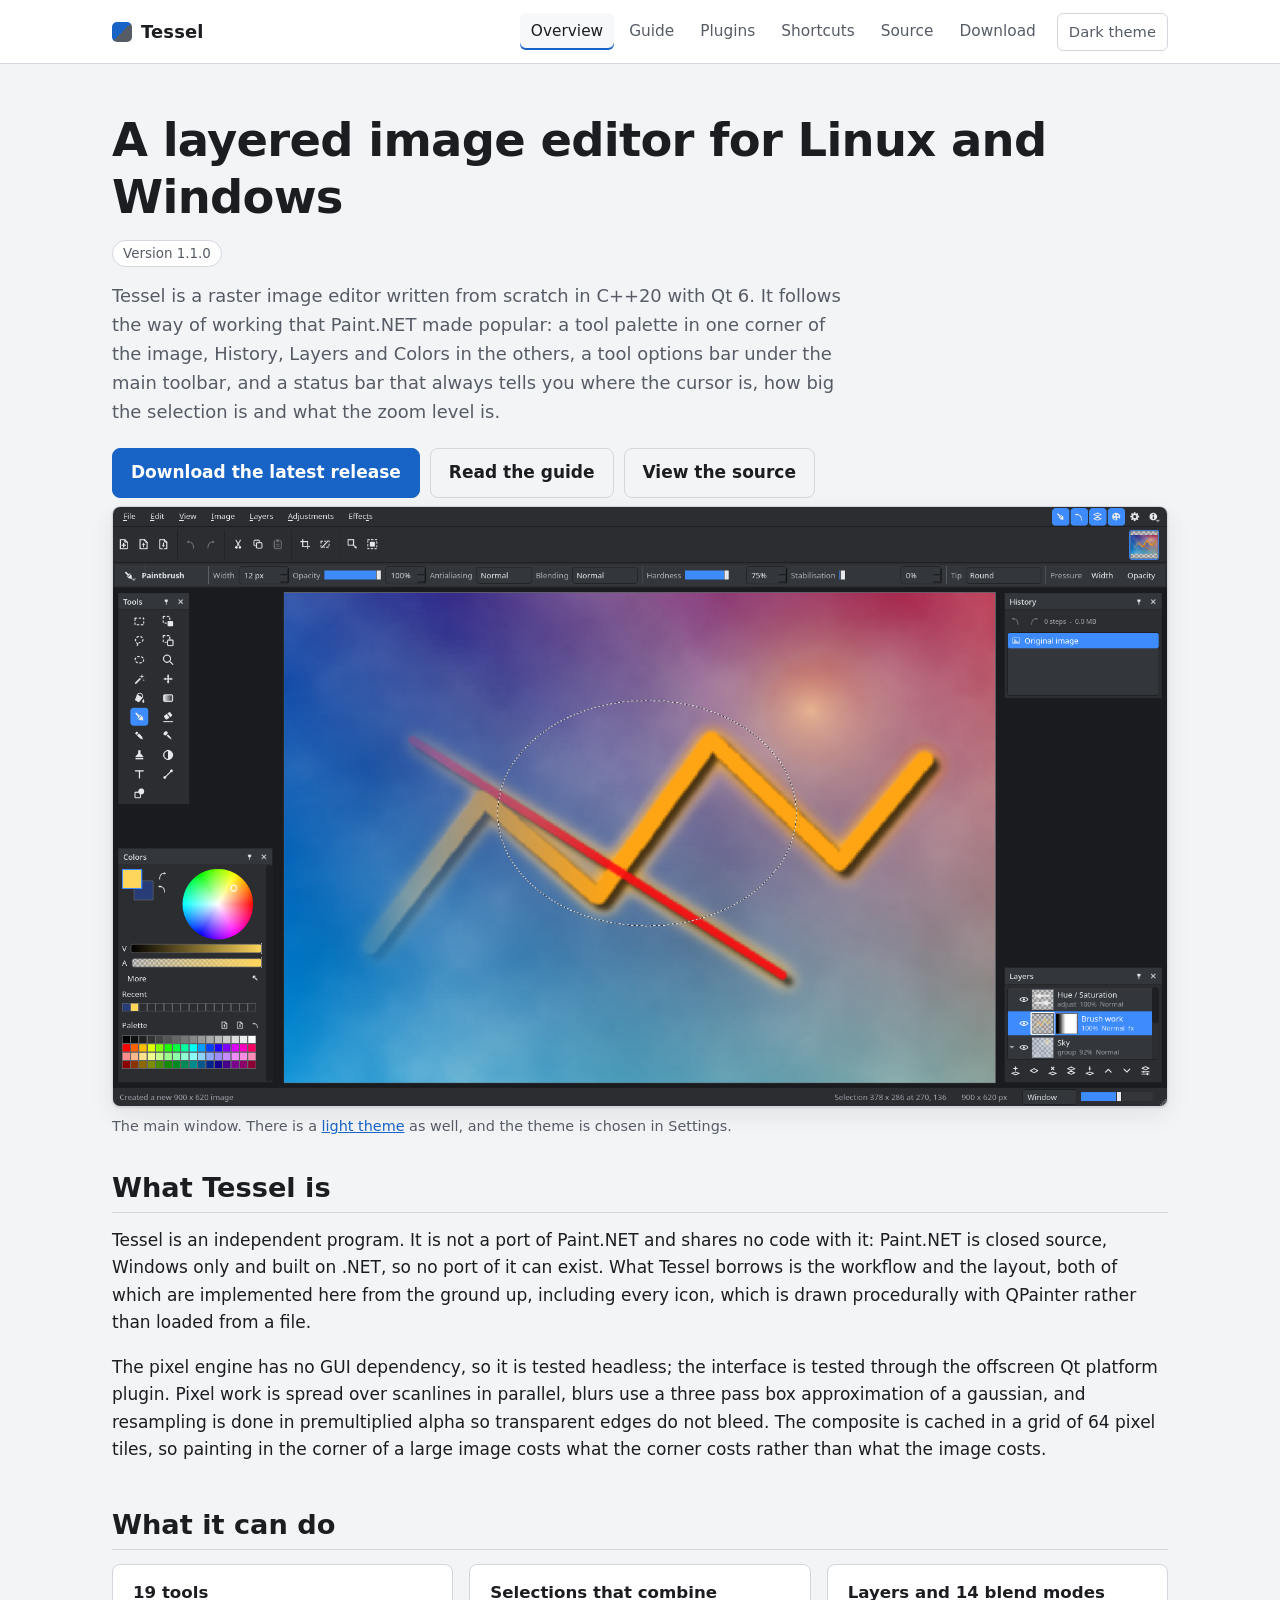
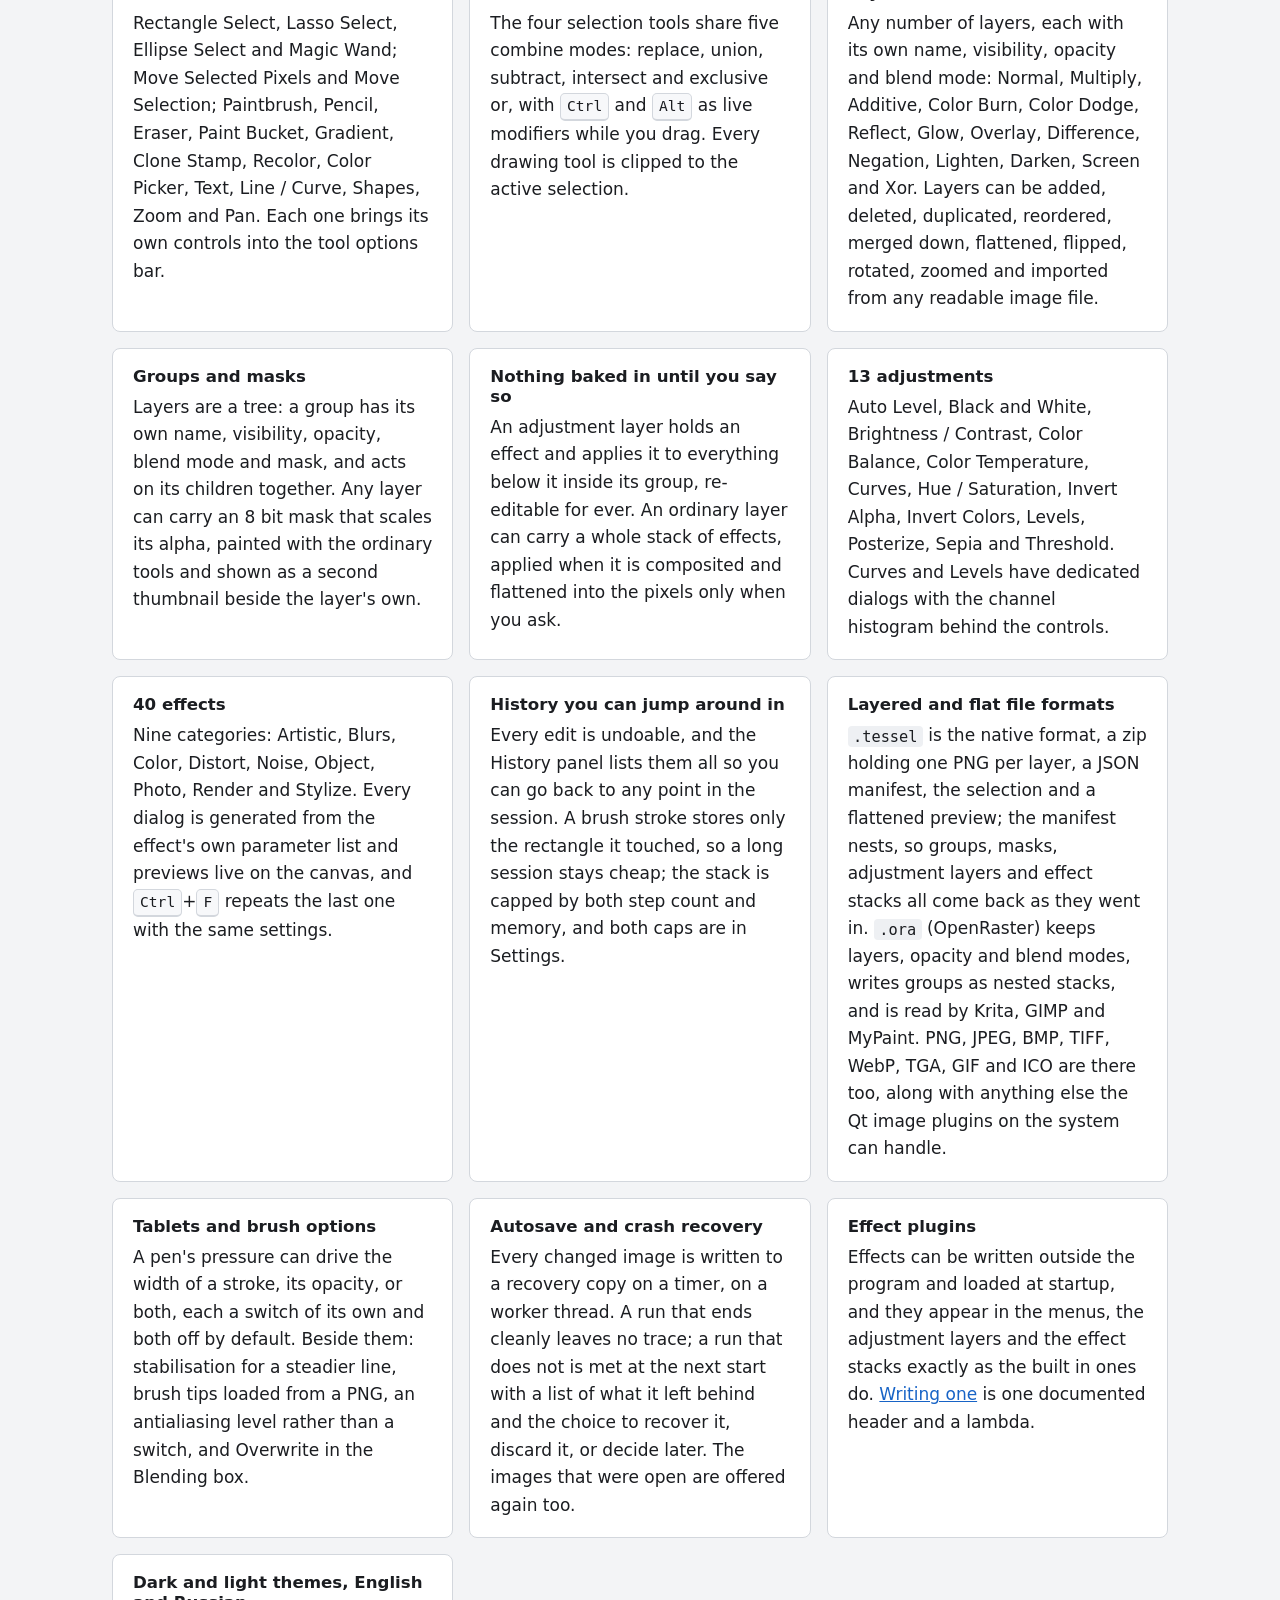
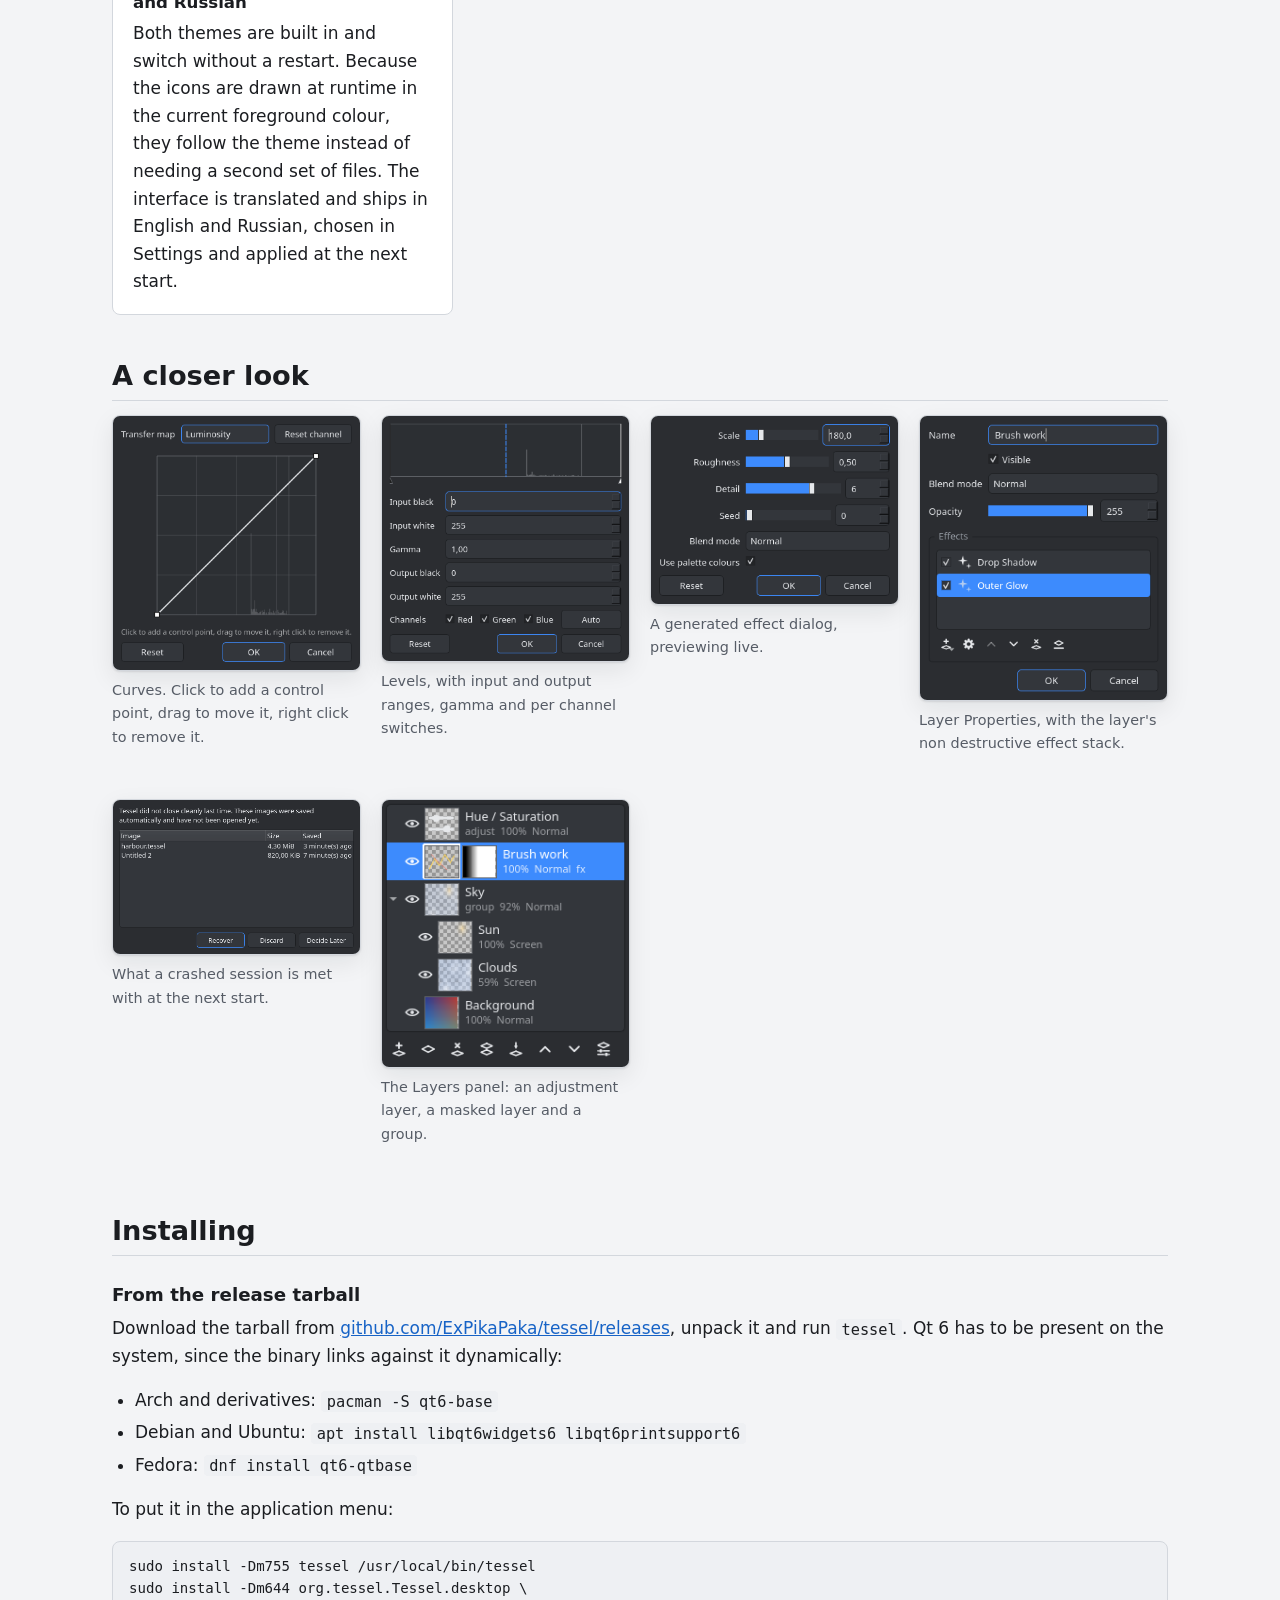
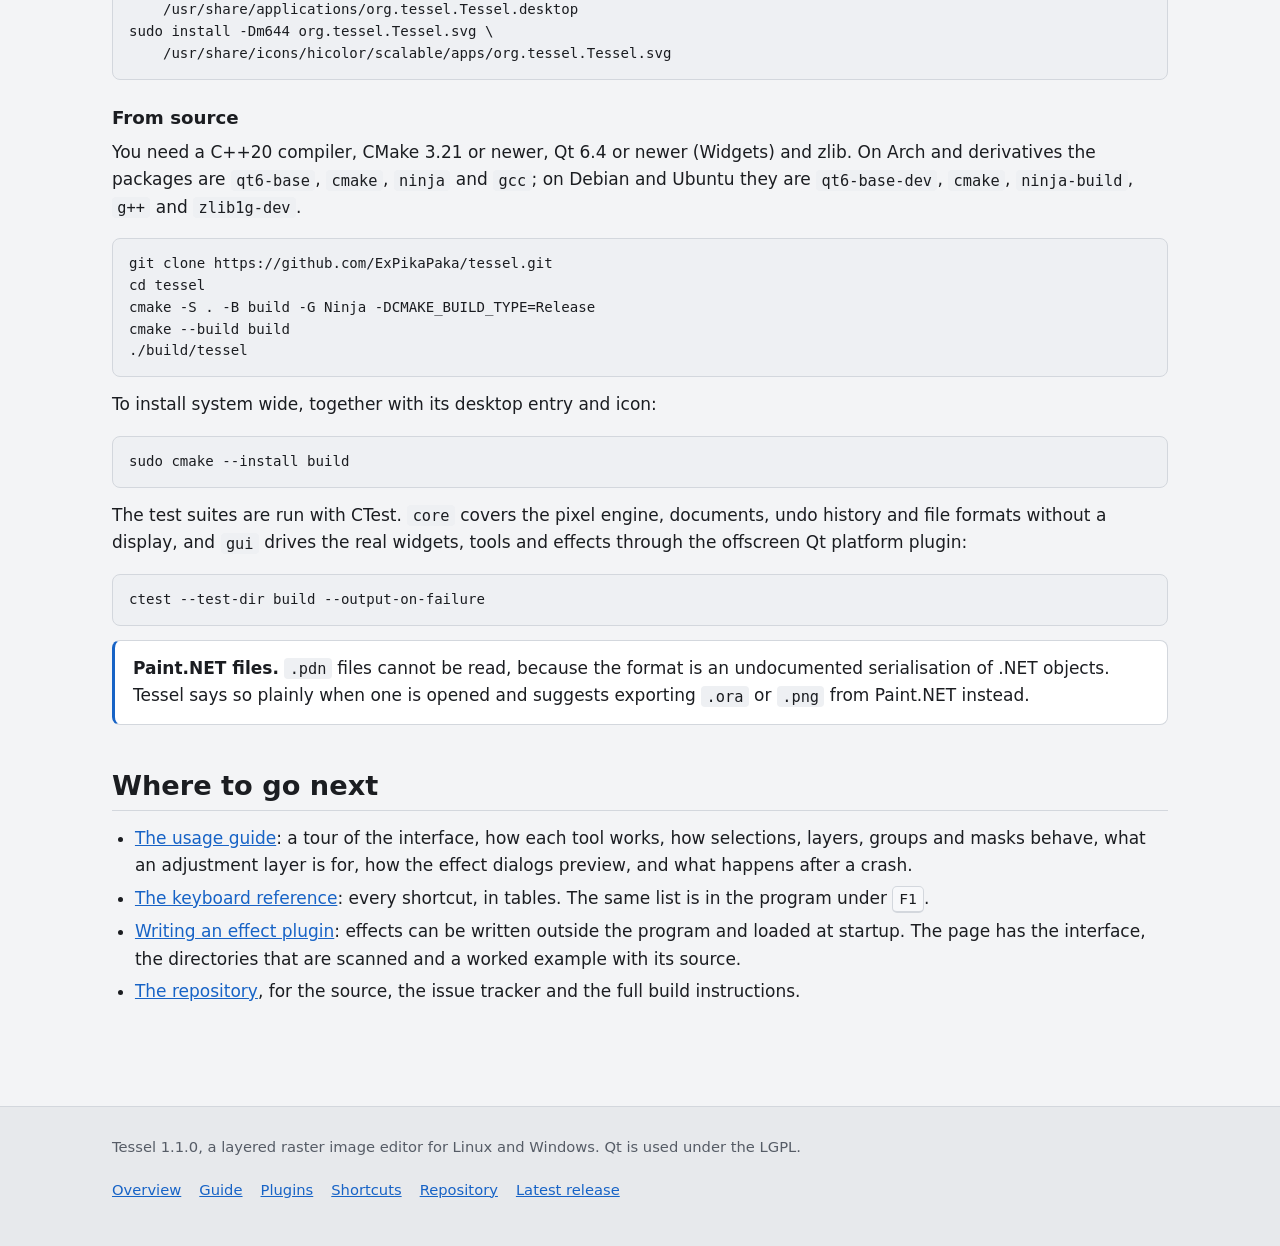
<file: docs/index.html>
<!DOCTYPE html>
<html lang="en">
<head>
<meta charset="utf-8">
<meta name="viewport" content="width=device-width, initial-scale=1">
<title>Tessel - a layered raster image editor for Linux</title>
<meta name="description" content="Tessel is a layered raster image editor for Linux, written from scratch in C++20 with Qt 6: 19 tools, 14 blend modes, 13 adjustments, 40 effects, layer groups and masks, adjustment layers and a native layered file format.">
<link rel="icon" href="data:image/svg+xml,%3Csvg xmlns='http://www.w3.org/2000/svg' viewBox='0 0 16 16'%3E%3Crect width='16' height='16' rx='4' fill='%233d8bfd'/%3E%3Cpath d='M3 11h10v2H3z' fill='%23e6e8eb'/%3E%3C/svg%3E">
<link rel="stylesheet" href="style.css">
<script src="theme.js"></script>
</head>
<body>
<a class="skip" href="#main">Skip to the content</a>

<header class="site-header">
  <div class="wrap">
    <a class="brand" href="index.html"><span class="brand-mark" aria-hidden="true"></span>Tessel</a>
    <nav class="site-nav" aria-label="Documentation">
      <ul>
        <li><a href="index.html" aria-current="page">Overview</a></li>
        <li><a href="guide.html">Guide</a></li>
        <li><a href="plugins.html">Plugins</a></li>
        <li><a href="shortcuts.html">Shortcuts</a></li>
        <li><a href="https://github.com/ExPikaPaka/tessel">Source</a></li>
        <li><a href="https://github.com/ExPikaPaka/tessel/releases/latest">Download</a></li>
      </ul>
    </nav>
  </div>
</header>

<main id="main">
<div class="wrap">

  <div class="hero">
    <h1>A layered image editor for Linux and Windows</h1>
    <p class="version">Version 1.1.0</p>
    <p class="lede">Tessel is a raster image editor written from scratch in C++20 with Qt 6.
      It follows the way of working that Paint.NET made popular: a tool palette in one corner
      of the image, History, Layers and Colors in the others, a tool options bar under
      the main toolbar, and a status bar that always tells you where the cursor is, how big the
      selection is and what the zoom level is.</p>
    <p class="actions">
      <a class="button" href="https://github.com/ExPikaPaka/tessel/releases/latest">Download the latest release</a>
      <a class="button secondary" href="guide.html">Read the guide</a>
      <a class="button secondary" href="https://github.com/ExPikaPaka/tessel">View the source</a>
    </p>
  </div>

  <figure>
    <img src="screenshots/main-dark.png" width="1760" height="1000"
         alt="The Tessel window in its dark theme: menu bar and main toolbar at the top, the Paintbrush options bar beneath them, the Tools palette in the top left corner, History in the top right, Colors in the bottom left and Layers in the bottom right, and an image open on the canvas beneath them with an elliptical selection on it.">
    <figcaption>The main window. There is a
      <a href="screenshots/main-light.png">light theme</a> as well, and the theme is chosen
      in Settings.</figcaption>
  </figure>

  <section id="what">
    <h2>What Tessel is</h2>
    <p>Tessel is an independent program. It is not a port of Paint.NET and shares no code with
      it: Paint.NET is closed source, Windows only and built on .NET, so no port of it can
      exist. What Tessel borrows is the workflow and the layout, both of which are implemented
      here from the ground up, including every icon, which is drawn procedurally with QPainter
      rather than loaded from a file.</p>
    <p>The pixel engine has no GUI dependency, so it is tested headless; the interface is
      tested through the offscreen Qt platform plugin. Pixel work is spread over scanlines in
      parallel, blurs use a three pass box approximation of a gaussian, and resampling is done
      in premultiplied alpha so transparent edges do not bleed. The composite is cached in a
      grid of 64 pixel tiles, so painting in the corner of a large image costs what the corner
      costs rather than what the image costs.</p>
  </section>

  <section id="features">
    <h2>What it can do</h2>
    <ul class="cards">
      <li>
        <h3>19 tools</h3>
        <p>Rectangle Select, Lasso Select, Ellipse Select and Magic Wand; Move Selected Pixels
          and Move Selection; Paintbrush, Pencil, Eraser, Paint Bucket, Gradient, Clone Stamp,
          Recolor, Color Picker, Text, Line / Curve, Shapes, Zoom and Pan. Each one brings its
          own controls into the tool options bar.</p>
      </li>
      <li>
        <h3>Selections that combine</h3>
        <p>The four selection tools share five combine modes: replace, union, subtract,
          intersect and exclusive or, with <kbd>Ctrl</kbd> and <kbd>Alt</kbd> as live
          modifiers while you drag. Every drawing tool is clipped to the active selection.</p>
      </li>
      <li>
        <h3>Layers and 14 blend modes</h3>
        <p>Any number of layers, each with its own name, visibility, opacity and blend mode:
          Normal, Multiply, Additive, Color Burn, Color Dodge, Reflect, Glow, Overlay,
          Difference, Negation, Lighten, Darken, Screen and Xor. Layers can be added, deleted,
          duplicated, reordered, merged down, flattened, flipped, rotated, zoomed and imported
          from any readable image file.</p>
      </li>
      <li>
        <h3>Groups and masks</h3>
        <p>Layers are a tree: a group has its own name, visibility, opacity, blend mode and
          mask, and acts on its children together. Any layer can carry an 8 bit mask that
          scales its alpha, painted with the ordinary tools and shown as a second thumbnail
          beside the layer's own.</p>
      </li>
      <li>
        <h3>Nothing baked in until you say so</h3>
        <p>An adjustment layer holds an effect and applies it to everything below it inside
          its group, re-editable for ever. An ordinary layer can carry a whole stack of
          effects, applied when it is composited and flattened into the pixels only when you
          ask.</p>
      </li>
      <li>
        <h3>13 adjustments</h3>
        <p>Auto Level, Black and White, Brightness / Contrast, Color Balance, Color
          Temperature, Curves, Hue / Saturation, Invert Alpha, Invert Colors, Levels,
          Posterize, Sepia and Threshold. Curves and Levels have dedicated dialogs with the
          channel histogram behind the controls.</p>
      </li>
      <li>
        <h3>40 effects</h3>
        <p>Nine categories: Artistic, Blurs, Color, Distort, Noise, Object, Photo, Render and
          Stylize. Every dialog is generated from the effect's own parameter list and previews
          live on the canvas, and <kbd>Ctrl</kbd>+<kbd>F</kbd> repeats the last one with the
          same settings.</p>
      </li>
      <li>
        <h3>History you can jump around in</h3>
        <p>Every edit is undoable, and the History panel lists them all so you can go back to
          any point in the session. A brush stroke stores only the rectangle it touched, so a
          long session stays cheap; the stack is capped by both step count and memory, and both
          caps are in Settings.</p>
      </li>
      <li>
        <h3>Layered and flat file formats</h3>
        <p><code>.tessel</code> is the native format, a zip holding one PNG per layer, a JSON
          manifest, the selection and a flattened preview; the manifest nests, so groups,
          masks, adjustment layers and effect stacks all come back as they went in.
          <code>.ora</code> (OpenRaster) keeps layers, opacity and blend modes, writes groups
          as nested stacks, and is read by Krita, GIMP and MyPaint. PNG, JPEG,
          BMP, TIFF, WebP, TGA, GIF and ICO are there too, along with anything else the Qt
          image plugins on the system can handle.</p>
      </li>
      <li>
        <h3>Tablets and brush options</h3>
        <p>A pen's pressure can drive the width of a stroke, its opacity, or both, each a
          switch of its own and both off by default. Beside them: stabilisation for a
          steadier line, brush tips loaded from a PNG, an antialiasing level rather than a
          switch, and Overwrite in the Blending box.</p>
      </li>
      <li>
        <h3>Autosave and crash recovery</h3>
        <p>Every changed image is written to a recovery copy on a timer, on a worker thread.
          A run that ends cleanly leaves no trace; a run that does not is met at the next
          start with a list of what it left behind and the choice to recover it, discard it,
          or decide later. The images that were open are offered again too.</p>
      </li>
      <li>
        <h3>Effect plugins</h3>
        <p>Effects can be written outside the program and loaded at startup, and they appear
          in the menus, the adjustment layers and the effect stacks exactly as the built in
          ones do. <a href="plugins.html">Writing one</a> is one documented header and a
          lambda.</p>
      </li>
      <li>
        <h3>Dark and light themes, English and Russian</h3>
        <p>Both themes are built in and switch without a restart. Because the icons are drawn
          at runtime in the current foreground colour, they follow the theme instead of
          needing a second set of files. The interface is translated and ships in English and
          Russian, chosen in Settings and applied at the next start.</p>
      </li>
    </ul>
  </section>

  <section id="dialogs">
    <h2>A closer look</h2>
    <ul class="shots">
      <li>
        <figure>
          <img src="screenshots/dialog-curves.png" width="370" height="381"
               alt="The Curves dialog: a Transfer map box set to Luminosity, a Reset channel button, and a straight diagonal curve with square control points at each end drawn over the channel histogram.">
          <figcaption>Curves. Click to add a control point, drag to move it, right click to remove it.</figcaption>
        </figure>
      </li>
      <li>
        <figure>
          <img src="screenshots/dialog-levels.png" width="385" height="383"
               alt="The Levels dialog: a histogram with input markers above fields for input black, input white, gamma, output black and output white, plus Red, Green and Blue channel checkboxes and an Auto button.">
          <figcaption>Levels, with input and output ranges, gamma and per channel switches.</figcaption>
        </figure>
      </li>
      <li>
        <figure>
          <img src="screenshots/dialog-effect.png" width="360" height="274"
               alt="The generated dialog for the Clouds effect: slider and value pairs for Scale, Roughness, Detail and Seed, a blend mode box, a checkbox for using the palette colours, and Reset, OK and Cancel buttons.">
          <figcaption>A generated effect dialog, previewing live.</figcaption>
        </figure>
      </li>
      <li>
        <figure>
          <img src="screenshots/dialog-layer-properties.png" width="340" height="391"
               alt="The Layer Properties dialog: a Name field reading Brush work, a Visible checkbox, a Blend mode box, an Opacity slider, and an Effects box listing Drop Shadow and Outer Glow above a row of buttons.">
          <figcaption>Layer Properties, with the layer's non destructive effect stack.</figcaption>
        </figure>
      </li>
      <li>
        <figure>
          <img src="screenshots/dialog-recovery.png" width="484" height="302"
               alt="The Recover Unsaved Images dialog: a sentence saying Tessel did not close cleanly last time, a table of two images with their sizes and when they were saved, and the buttons Recover, Discard and Decide Later.">
          <figcaption>What a crashed session is met with at the next start.</figcaption>
        </figure>
      </li>
      <li>
        <figure>
          <img src="screenshots/panel-layers.png" width="262" height="283"
               alt="The Layers panel showing an adjustment layer, a layer with a mask thumbnail and the word fx, an expanded group holding two children, and the background.">
          <figcaption>The Layers panel: an adjustment layer, a masked layer and a group.</figcaption>
        </figure>
      </li>
    </ul>
  </section>

  <section id="install">
    <h2>Installing</h2>

    <h3>From the release tarball</h3>
    <p>Download the tarball from
      <a href="https://github.com/ExPikaPaka/tessel/releases">github.com/ExPikaPaka/tessel/releases</a>,
      unpack it and run <code>tessel</code>. Qt 6 has to be present on the system, since the
      binary links against it dynamically:</p>
    <ul>
      <li>Arch and derivatives: <code>pacman -S qt6-base</code></li>
      <li>Debian and Ubuntu: <code>apt install libqt6widgets6 libqt6printsupport6</code></li>
      <li>Fedora: <code>dnf install qt6-qtbase</code></li>
    </ul>
    <p>To put it in the application menu:</p>
<pre><code>sudo install -Dm755 tessel /usr/local/bin/tessel
sudo install -Dm644 org.tessel.Tessel.desktop \
    /usr/share/applications/org.tessel.Tessel.desktop
sudo install -Dm644 org.tessel.Tessel.svg \
    /usr/share/icons/hicolor/scalable/apps/org.tessel.Tessel.svg</code></pre>

    <h3>From source</h3>
    <p>You need a C++20 compiler, CMake 3.21 or newer, Qt 6.4 or newer (Widgets) and zlib. On
      Arch and derivatives the packages are <code>qt6-base</code>, <code>cmake</code>,
      <code>ninja</code> and <code>gcc</code>; on Debian and Ubuntu they are
      <code>qt6-base-dev</code>, <code>cmake</code>, <code>ninja-build</code>,
      <code>g++</code> and <code>zlib1g-dev</code>.</p>
<pre><code>git clone https://github.com/ExPikaPaka/tessel.git
cd tessel
cmake -S . -B build -G Ninja -DCMAKE_BUILD_TYPE=Release
cmake --build build
./build/tessel</code></pre>
    <p>To install system wide, together with its desktop entry and icon:</p>
<pre><code>sudo cmake --install build</code></pre>
    <p>The test suites are run with CTest. <code>core</code> covers the pixel engine,
      documents, undo history and file formats without a display, and <code>gui</code> drives
      the real widgets, tools and effects through the offscreen Qt platform plugin:</p>
<pre><code>ctest --test-dir build --output-on-failure</code></pre>

    <div class="note">
      <p><strong>Paint.NET files.</strong> <code>.pdn</code> files cannot be read, because the
        format is an undocumented serialisation of .NET objects. Tessel says so plainly when
        one is opened and suggests exporting <code>.ora</code> or <code>.png</code> from
        Paint.NET instead.</p>
    </div>
  </section>

  <section id="next">
    <h2>Where to go next</h2>
    <ul>
      <li><a href="guide.html">The usage guide</a>: a tour of the interface, how each tool
        works, how selections, layers, groups and masks behave, what an adjustment layer is
        for, how the effect dialogs preview, and what happens after a crash.</li>
      <li><a href="shortcuts.html">The keyboard reference</a>: every shortcut, in tables.
        The same list is in the program under <kbd>F1</kbd>.</li>
      <li><a href="plugins.html">Writing an effect plugin</a>: effects can be written
        outside the program and loaded at startup. The page has the interface, the
        directories that are scanned and a worked example with its source.</li>
      <li><a href="https://github.com/ExPikaPaka/tessel">The repository</a>, for the source,
        the issue tracker and the full build instructions.</li>
    </ul>
  </section>

</div>
</main>

<footer class="site-footer">
  <div class="wrap">
    <p>Tessel 1.1.0, a layered raster image editor for Linux and Windows. Qt is used under the LGPL.</p>
    <ul>
      <li><a href="index.html">Overview</a></li>
      <li><a href="guide.html">Guide</a></li>
      <li><a href="plugins.html">Plugins</a></li>
      <li><a href="shortcuts.html">Shortcuts</a></li>
      <li><a href="https://github.com/ExPikaPaka/tessel">Repository</a></li>
      <li><a href="https://github.com/ExPikaPaka/tessel/releases/latest">Latest release</a></li>
    </ul>
  </div>
</footer>

</body>
</html>
</file>
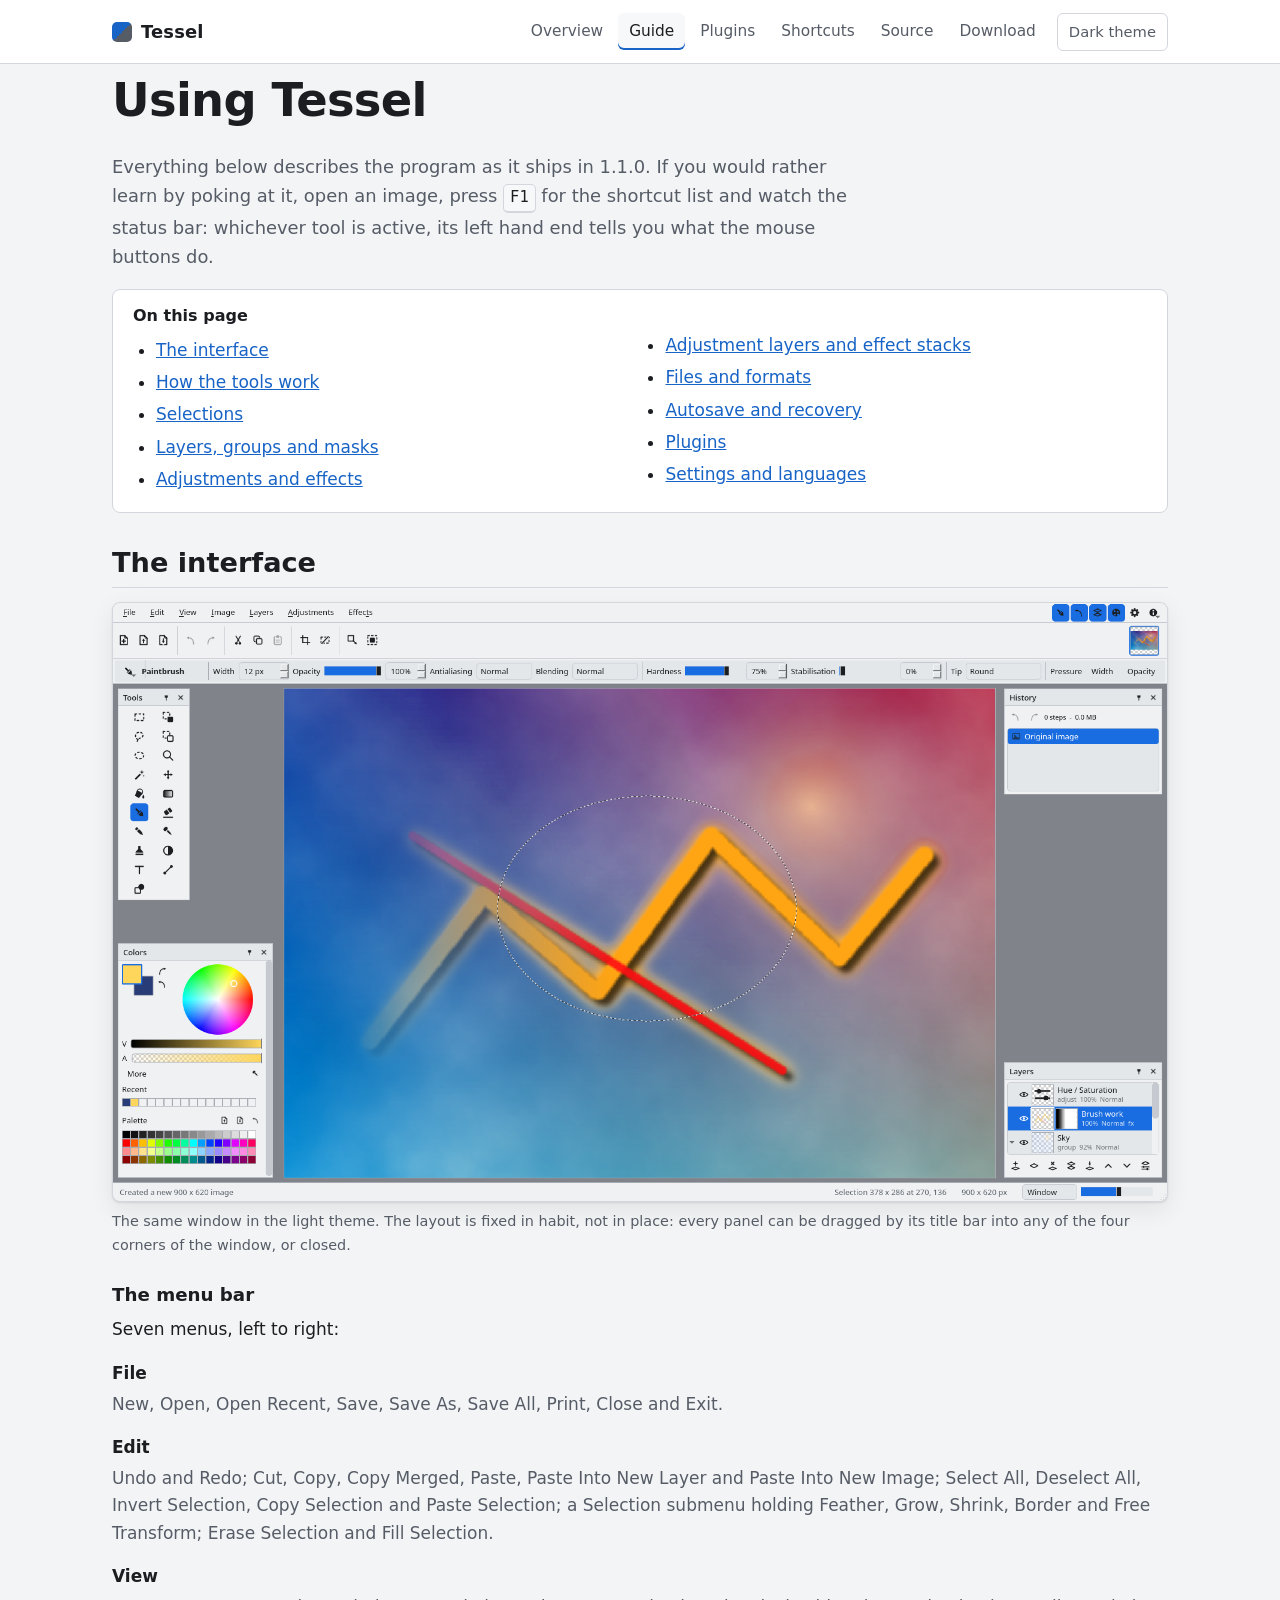
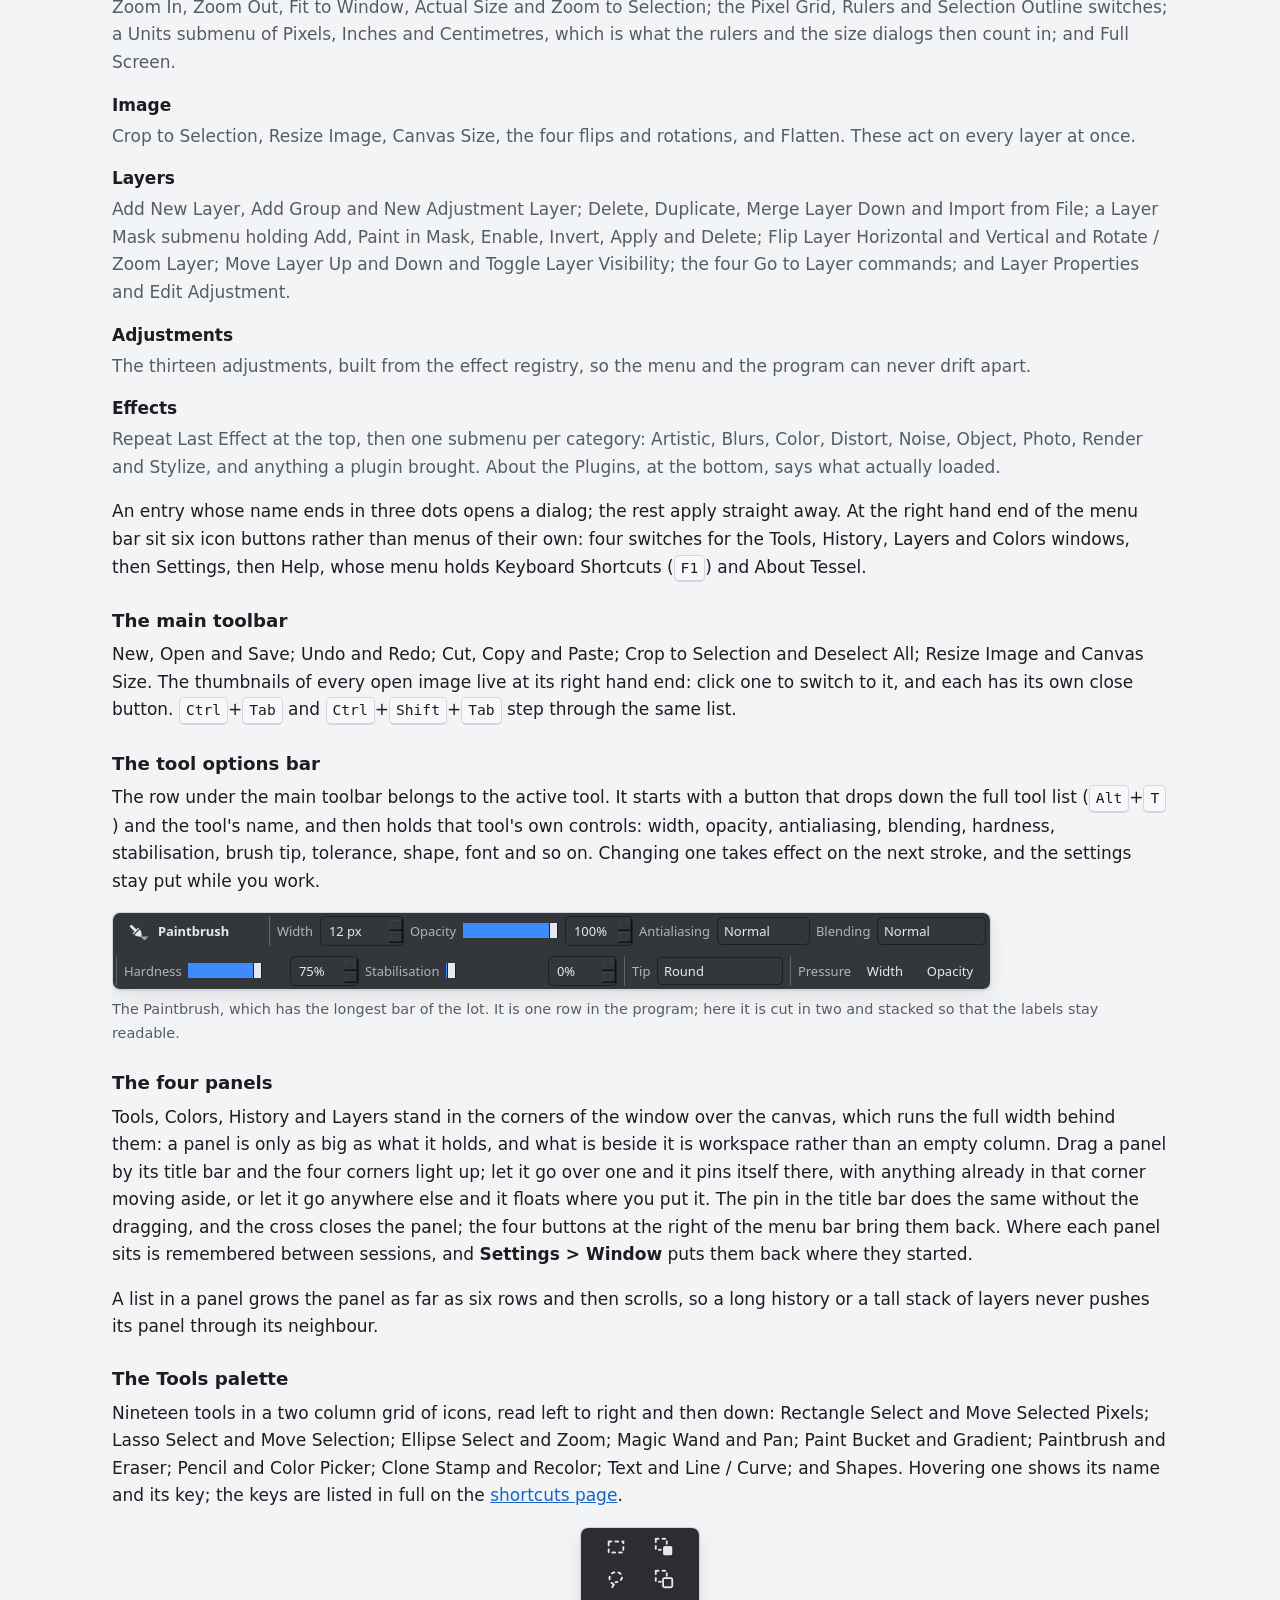
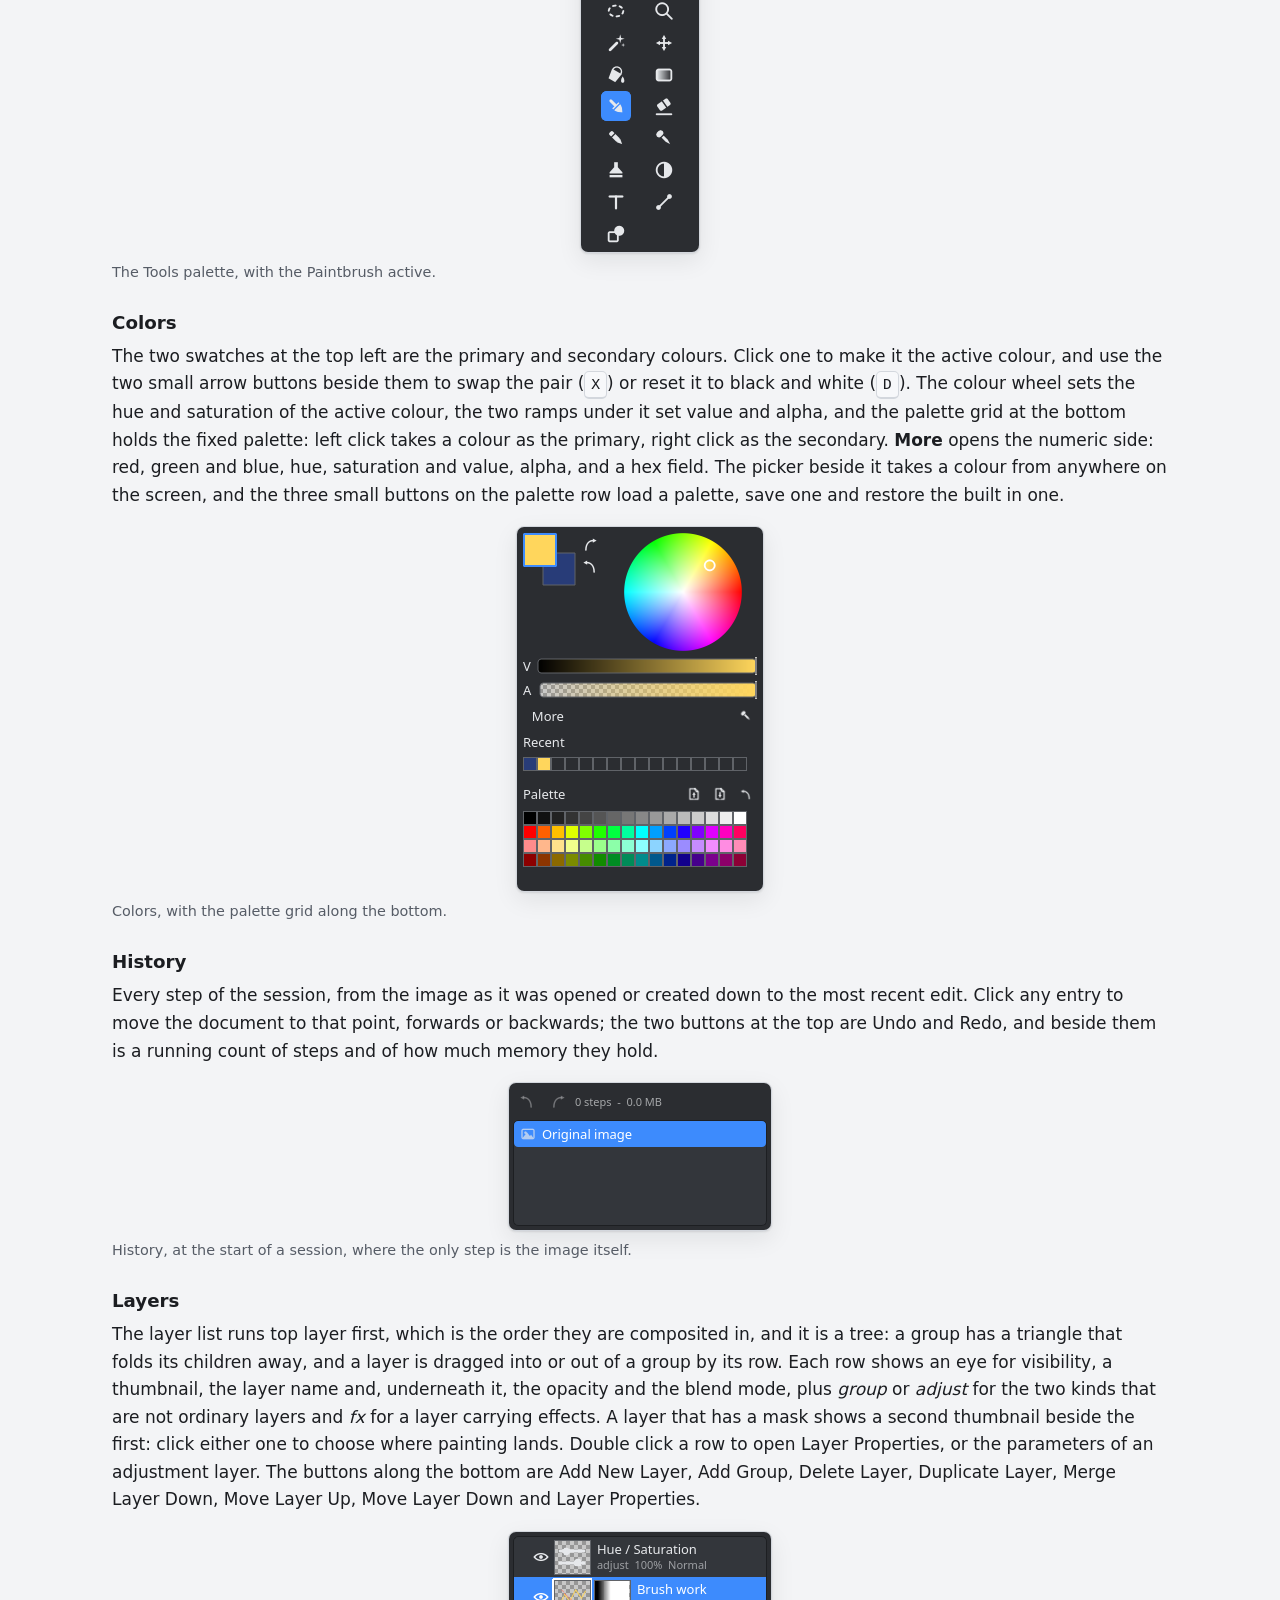
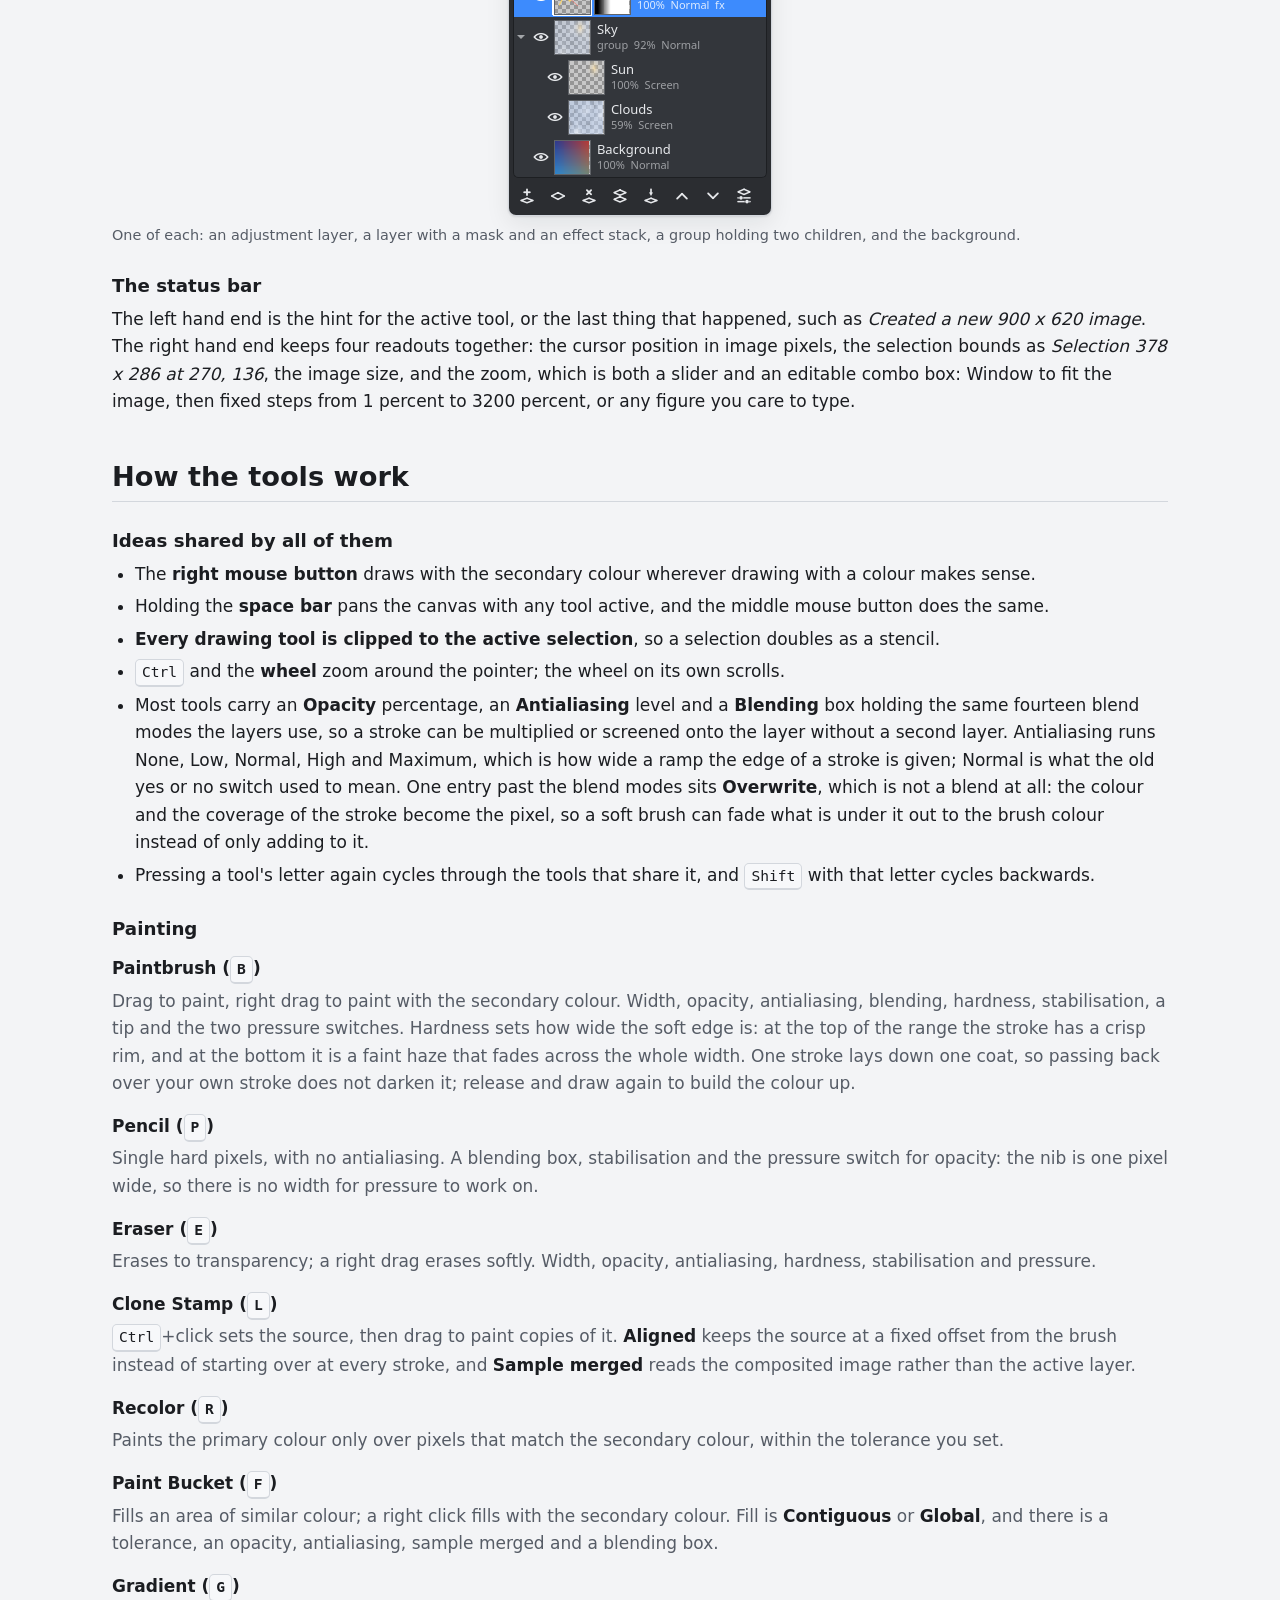
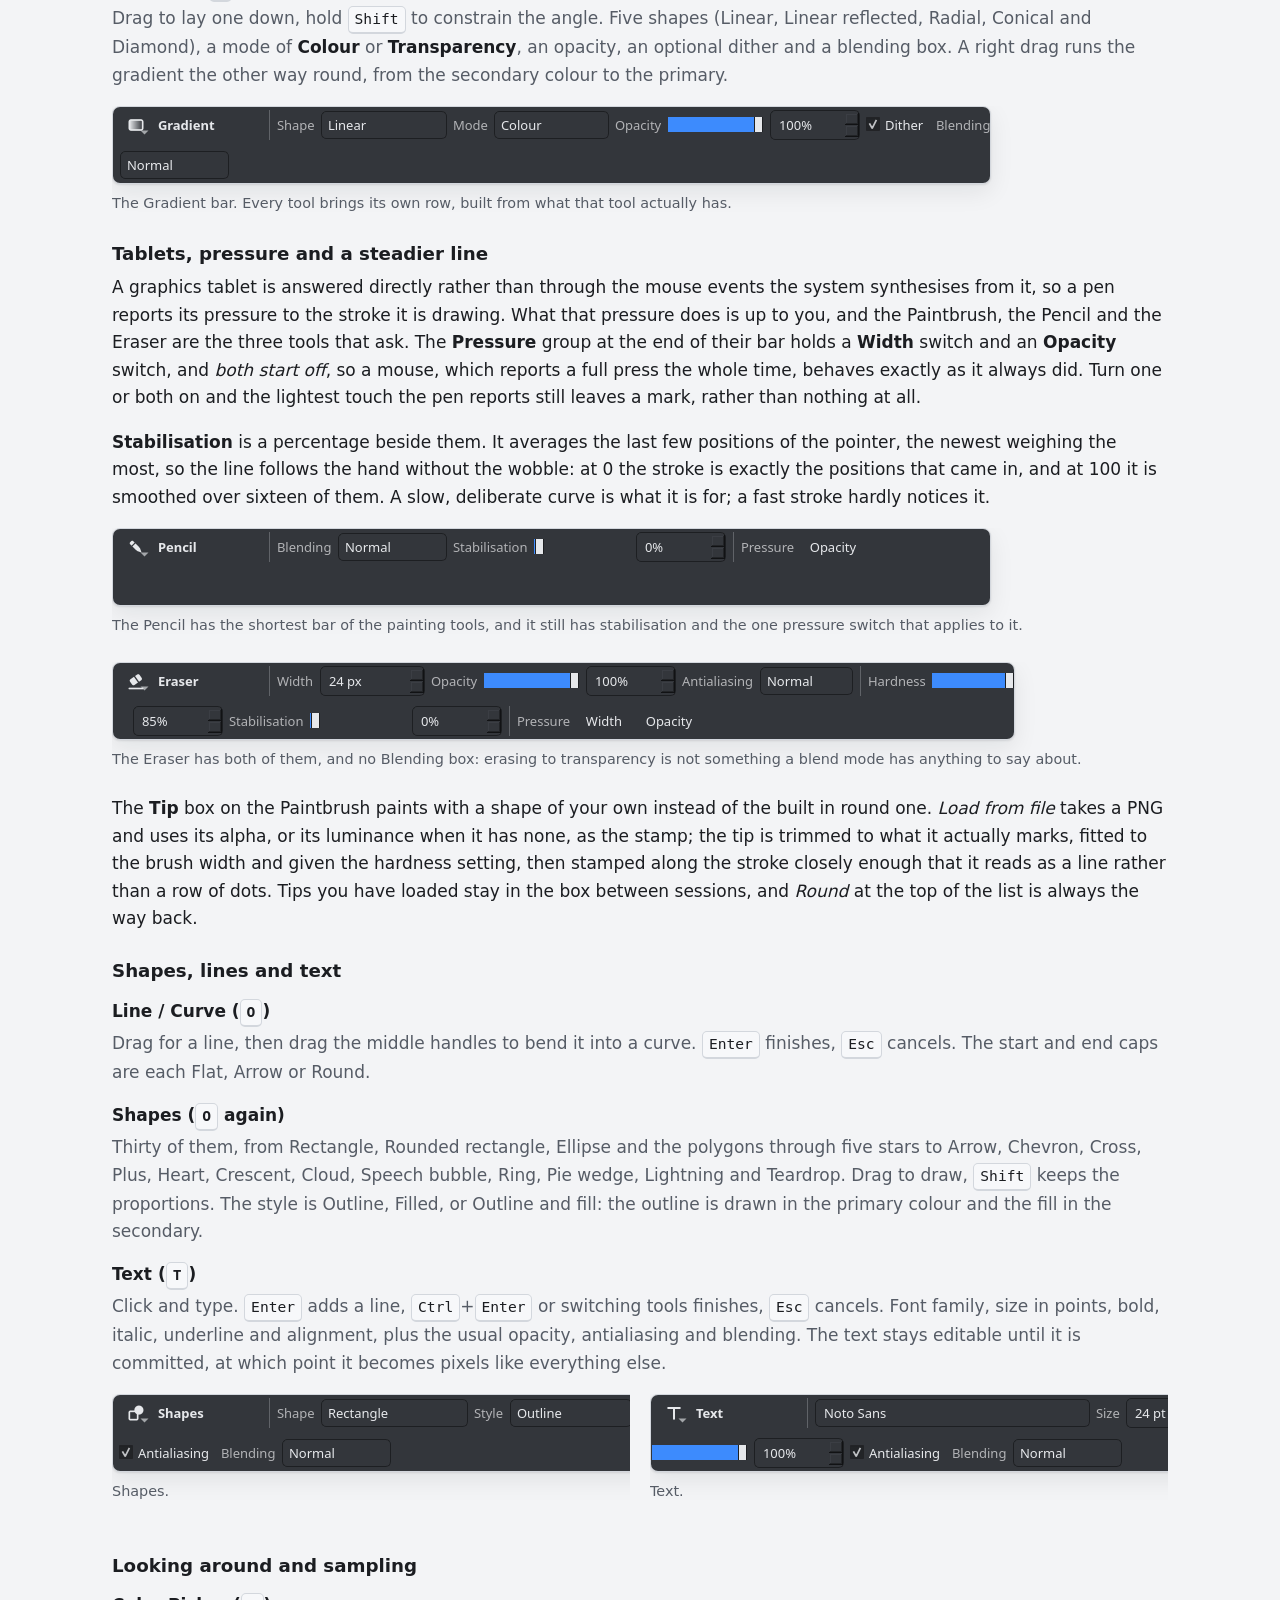
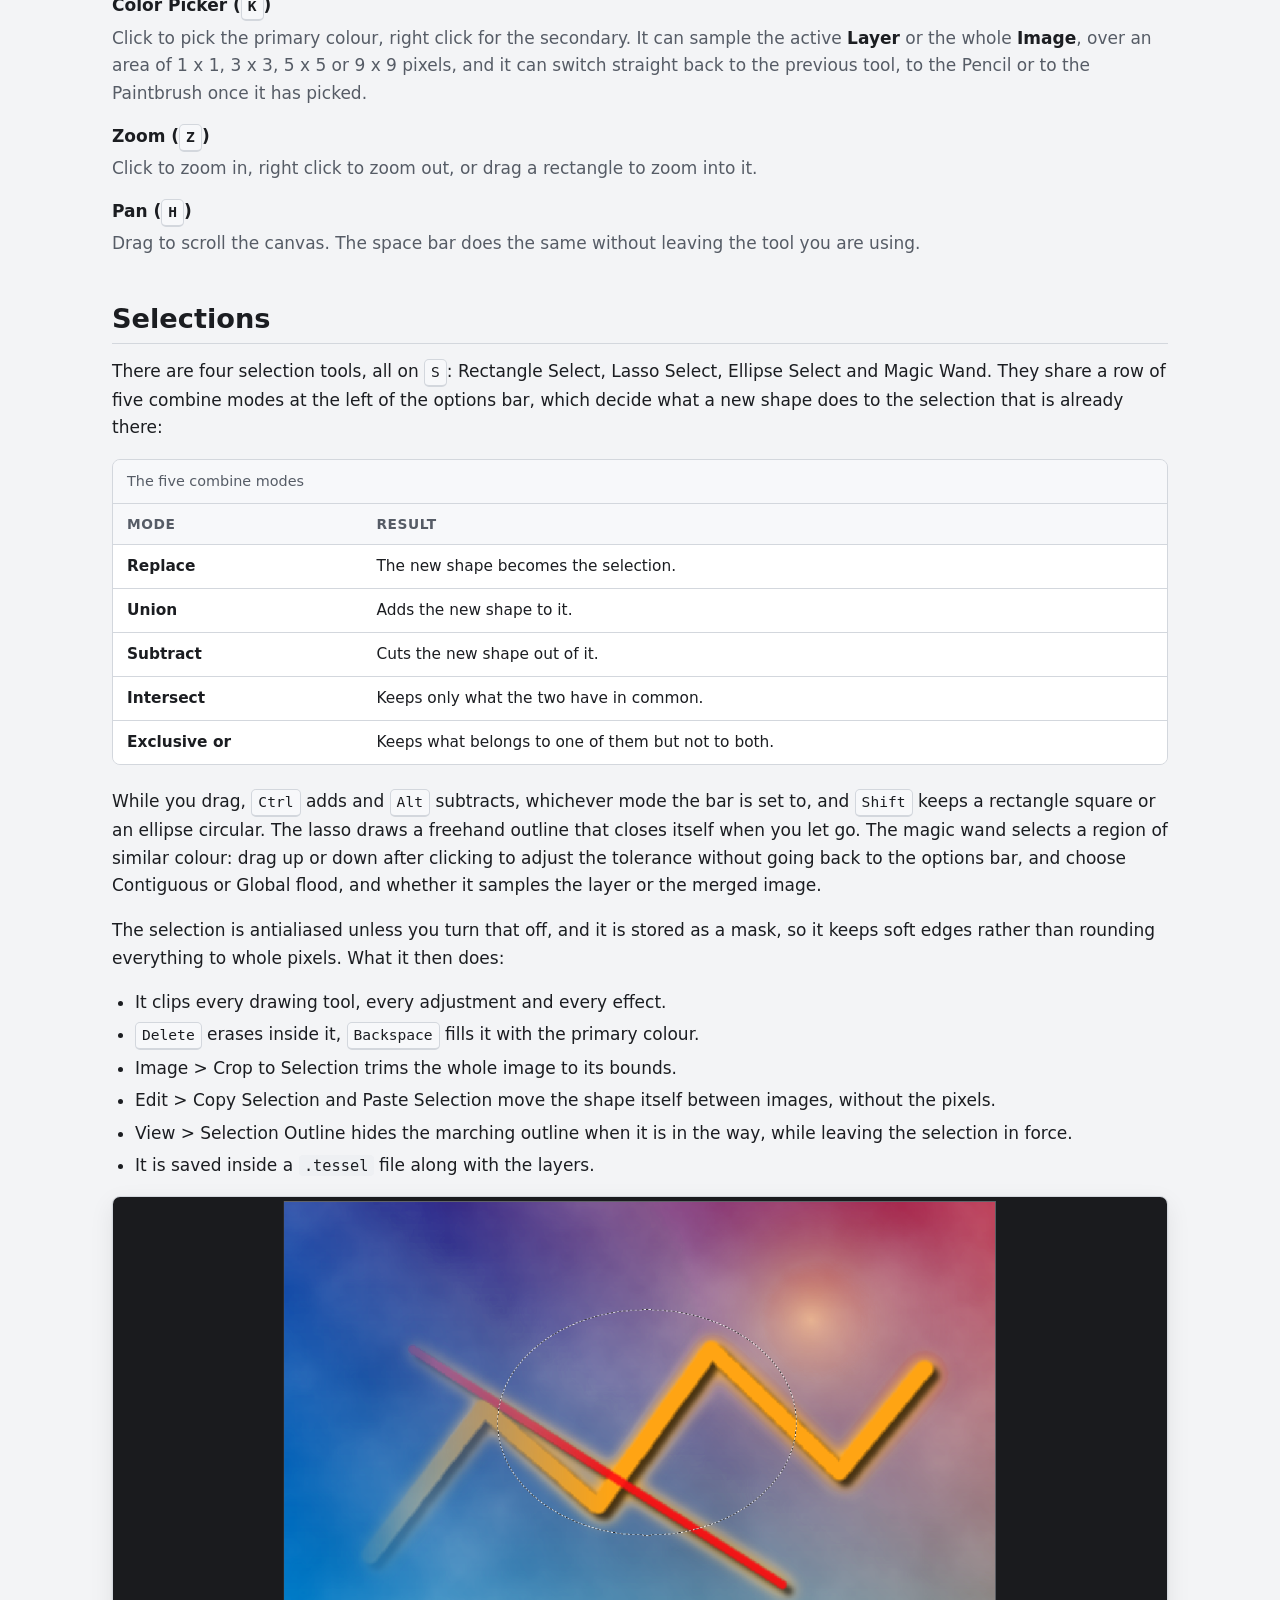
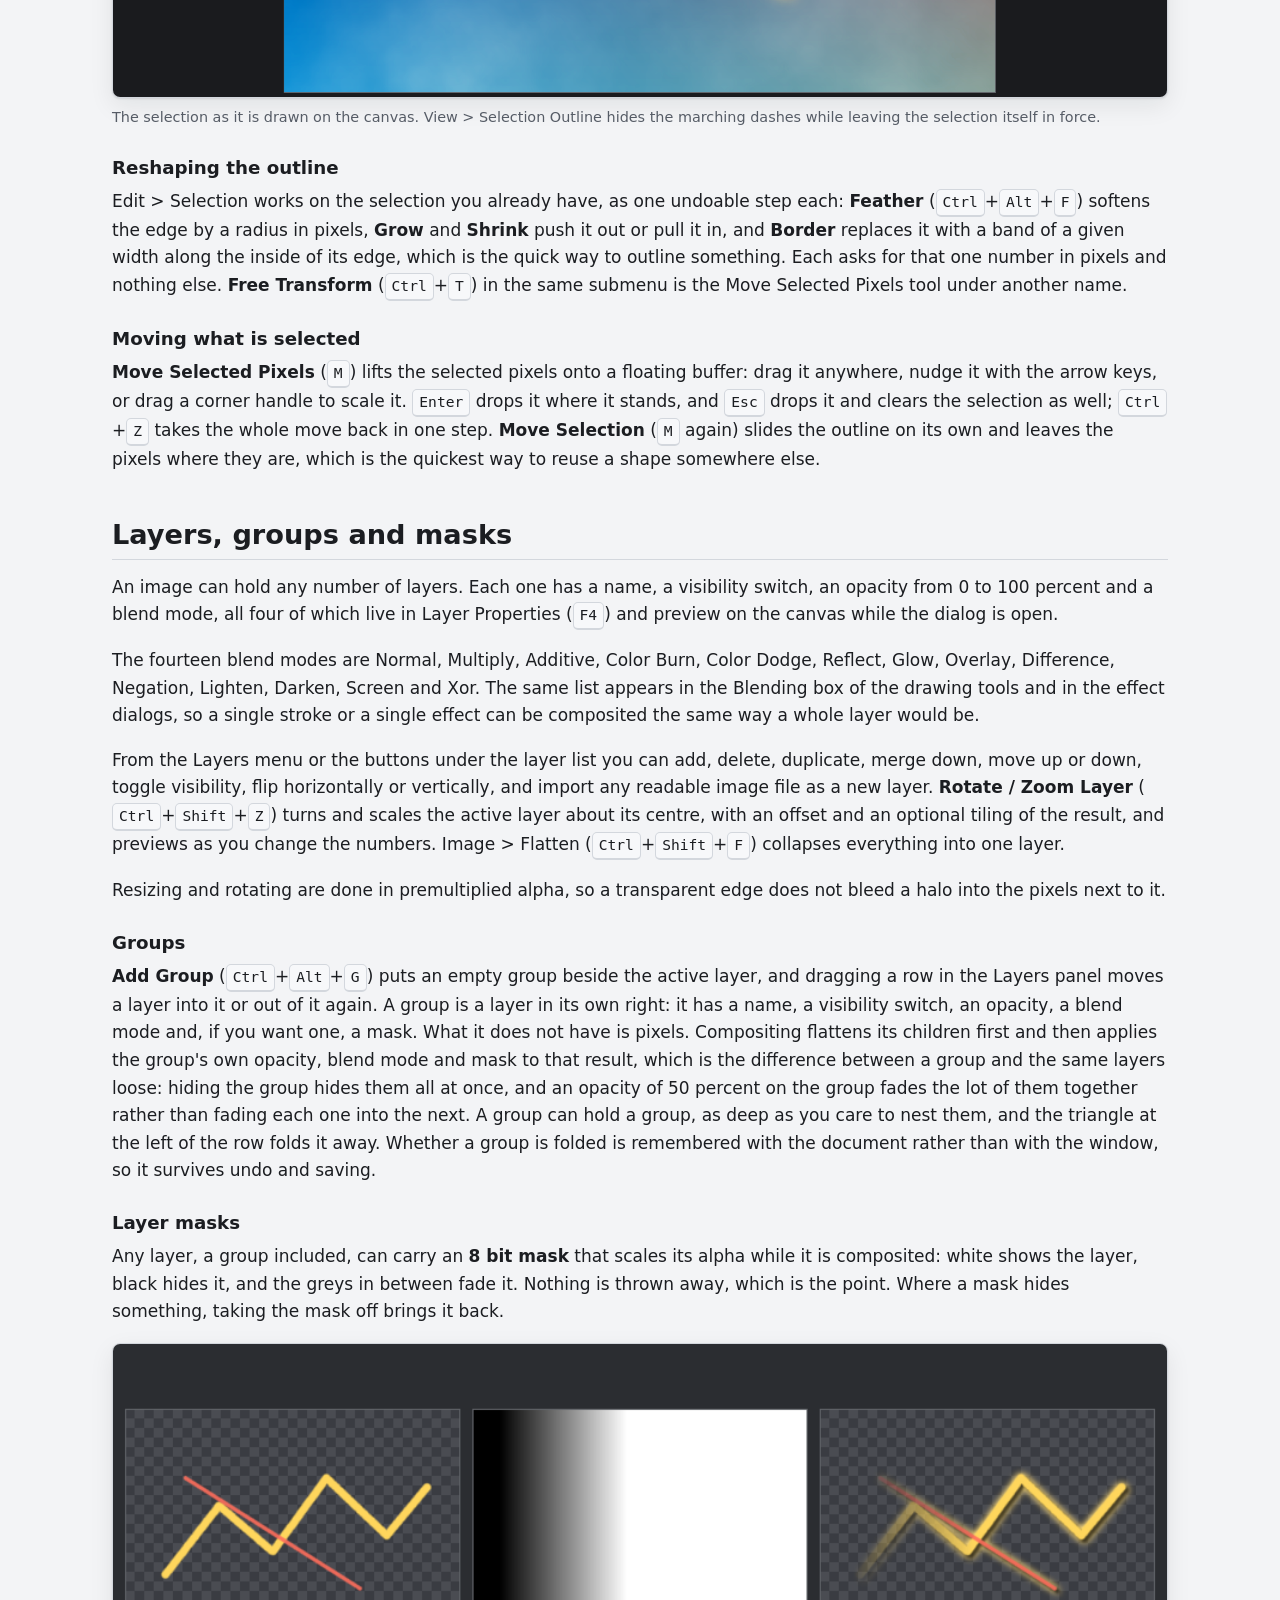
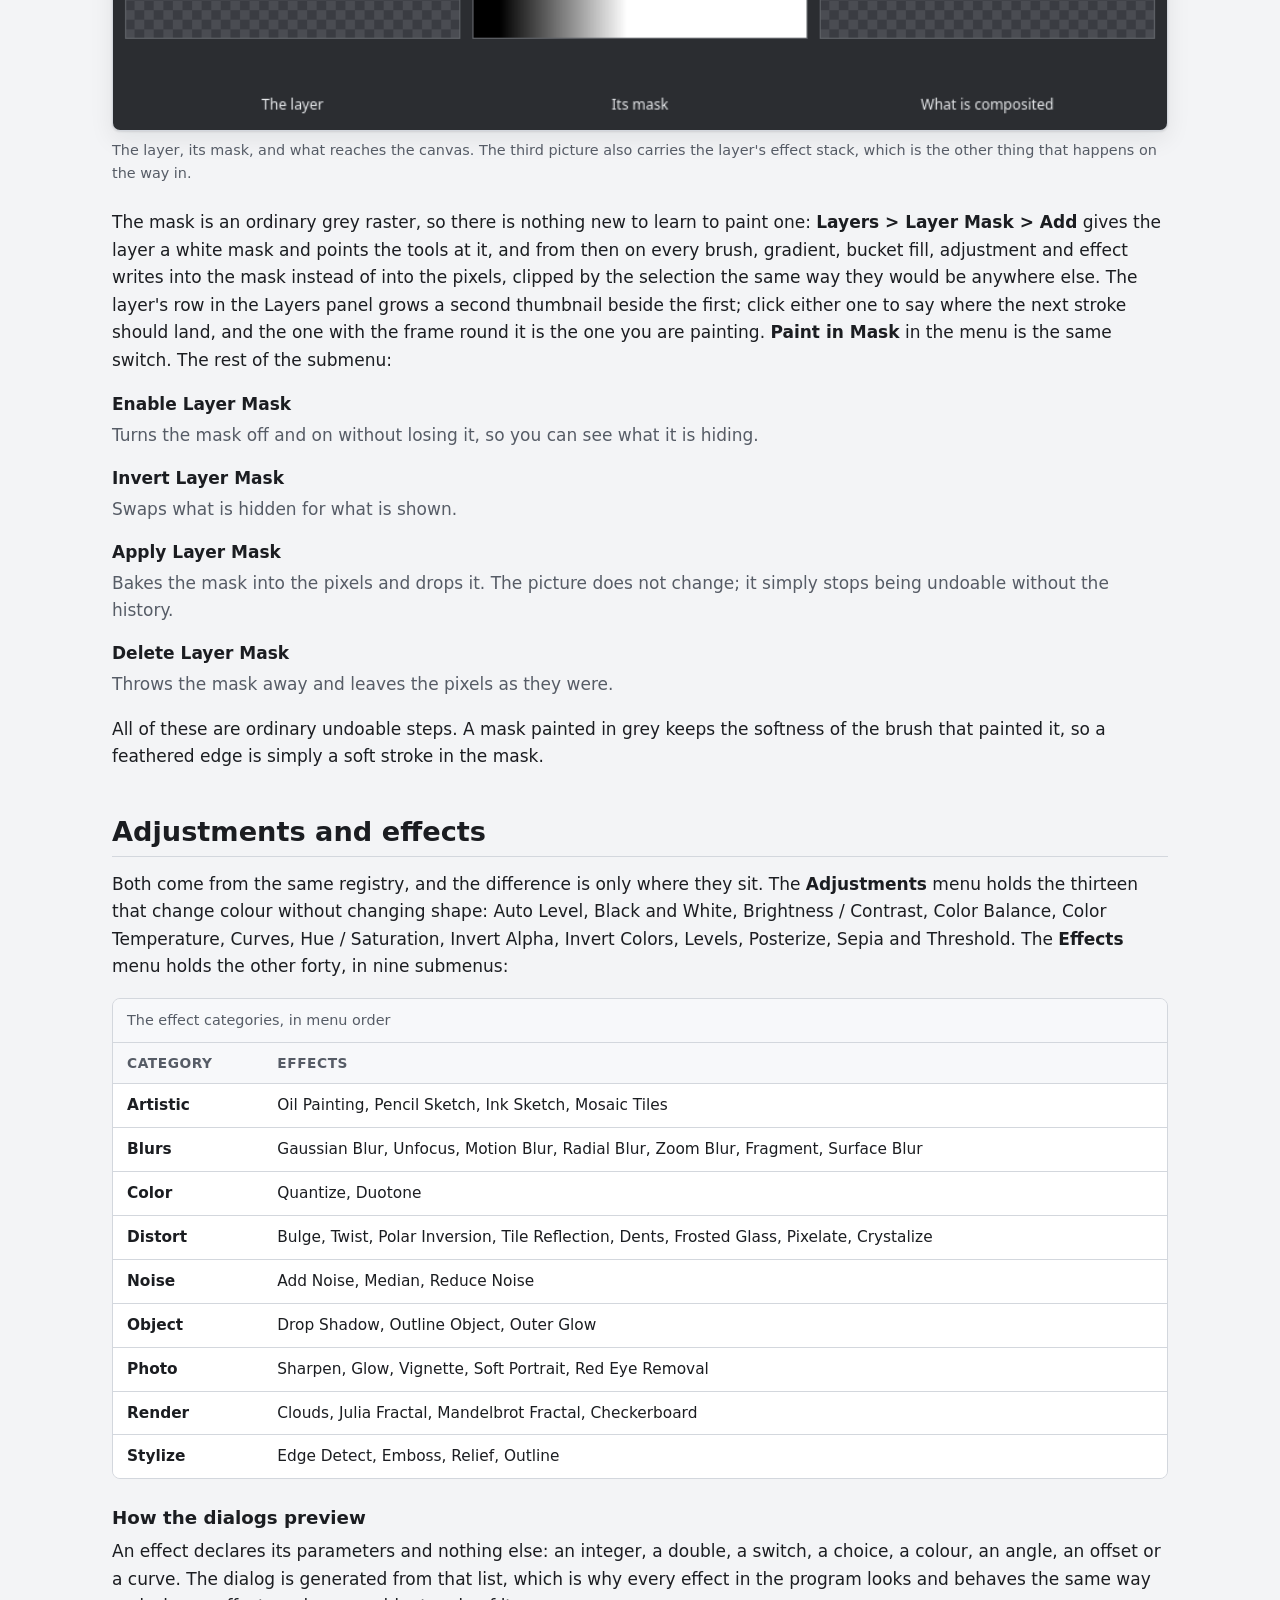
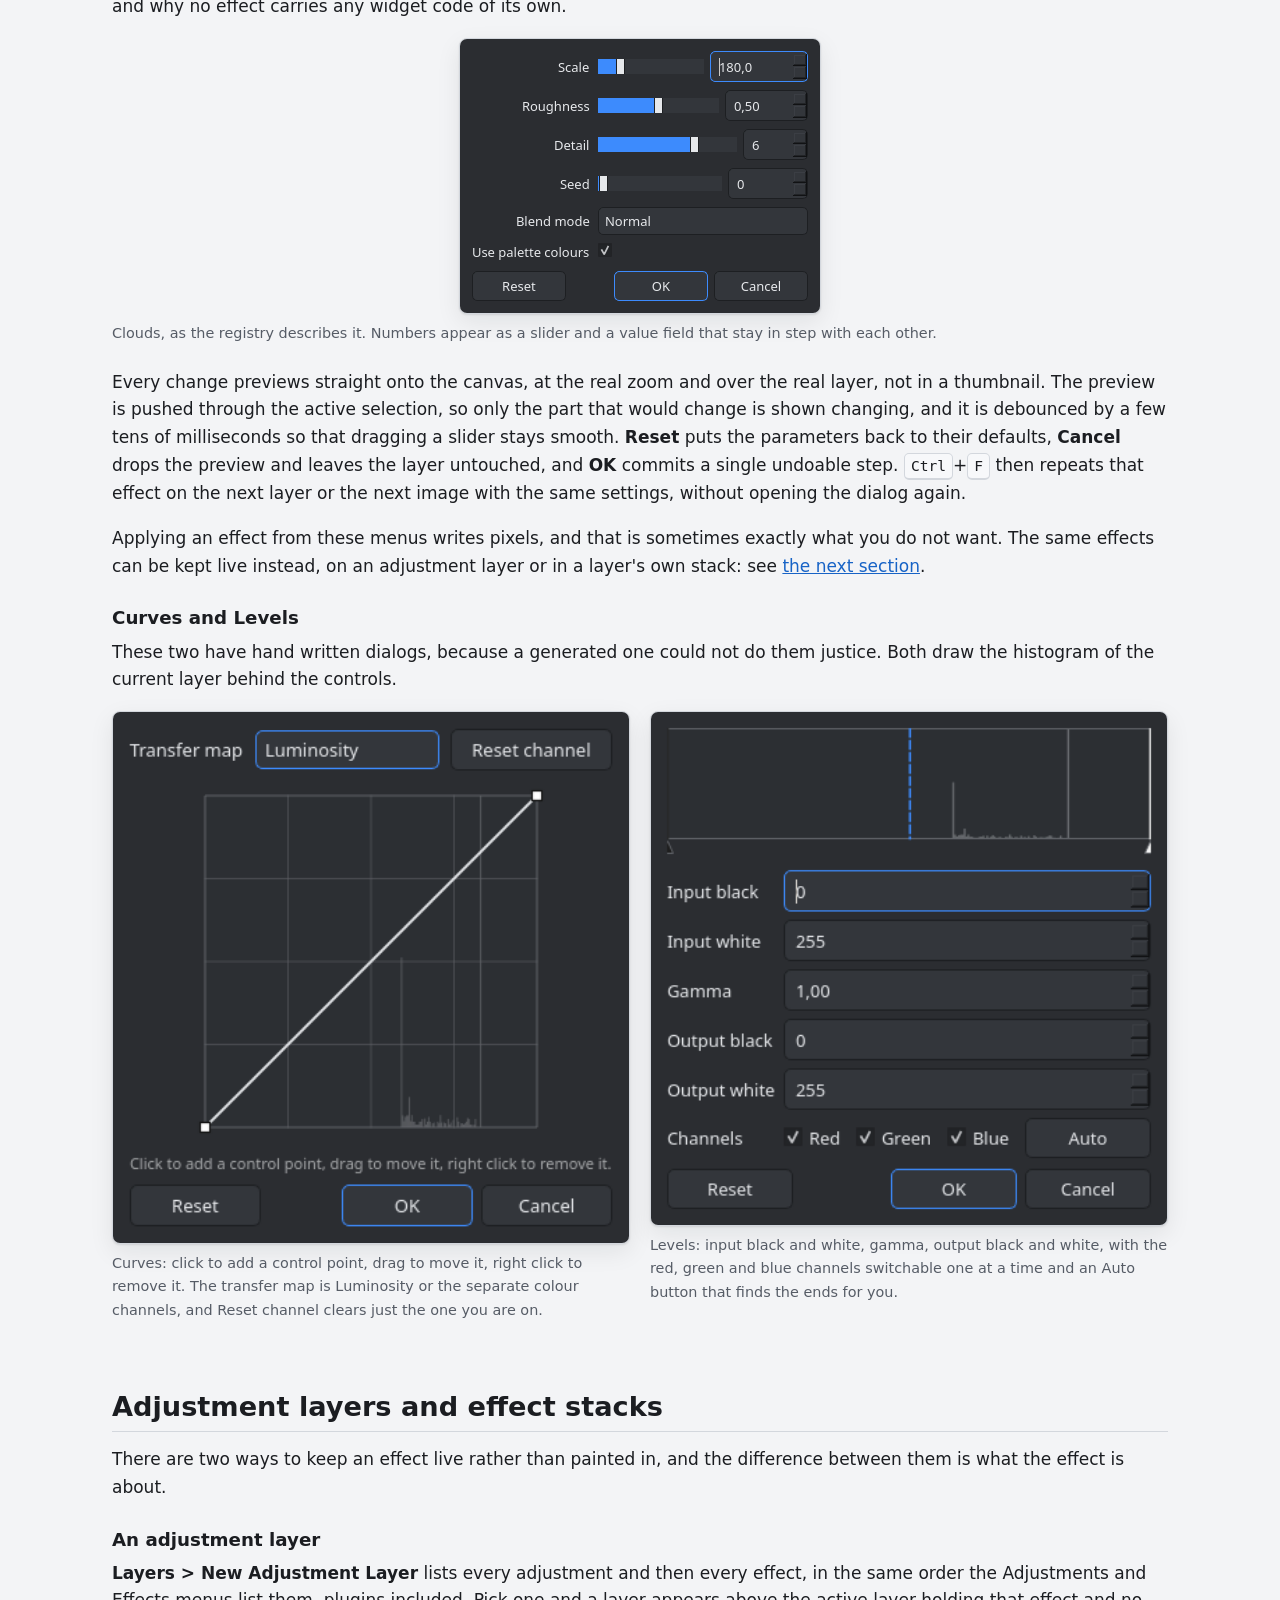
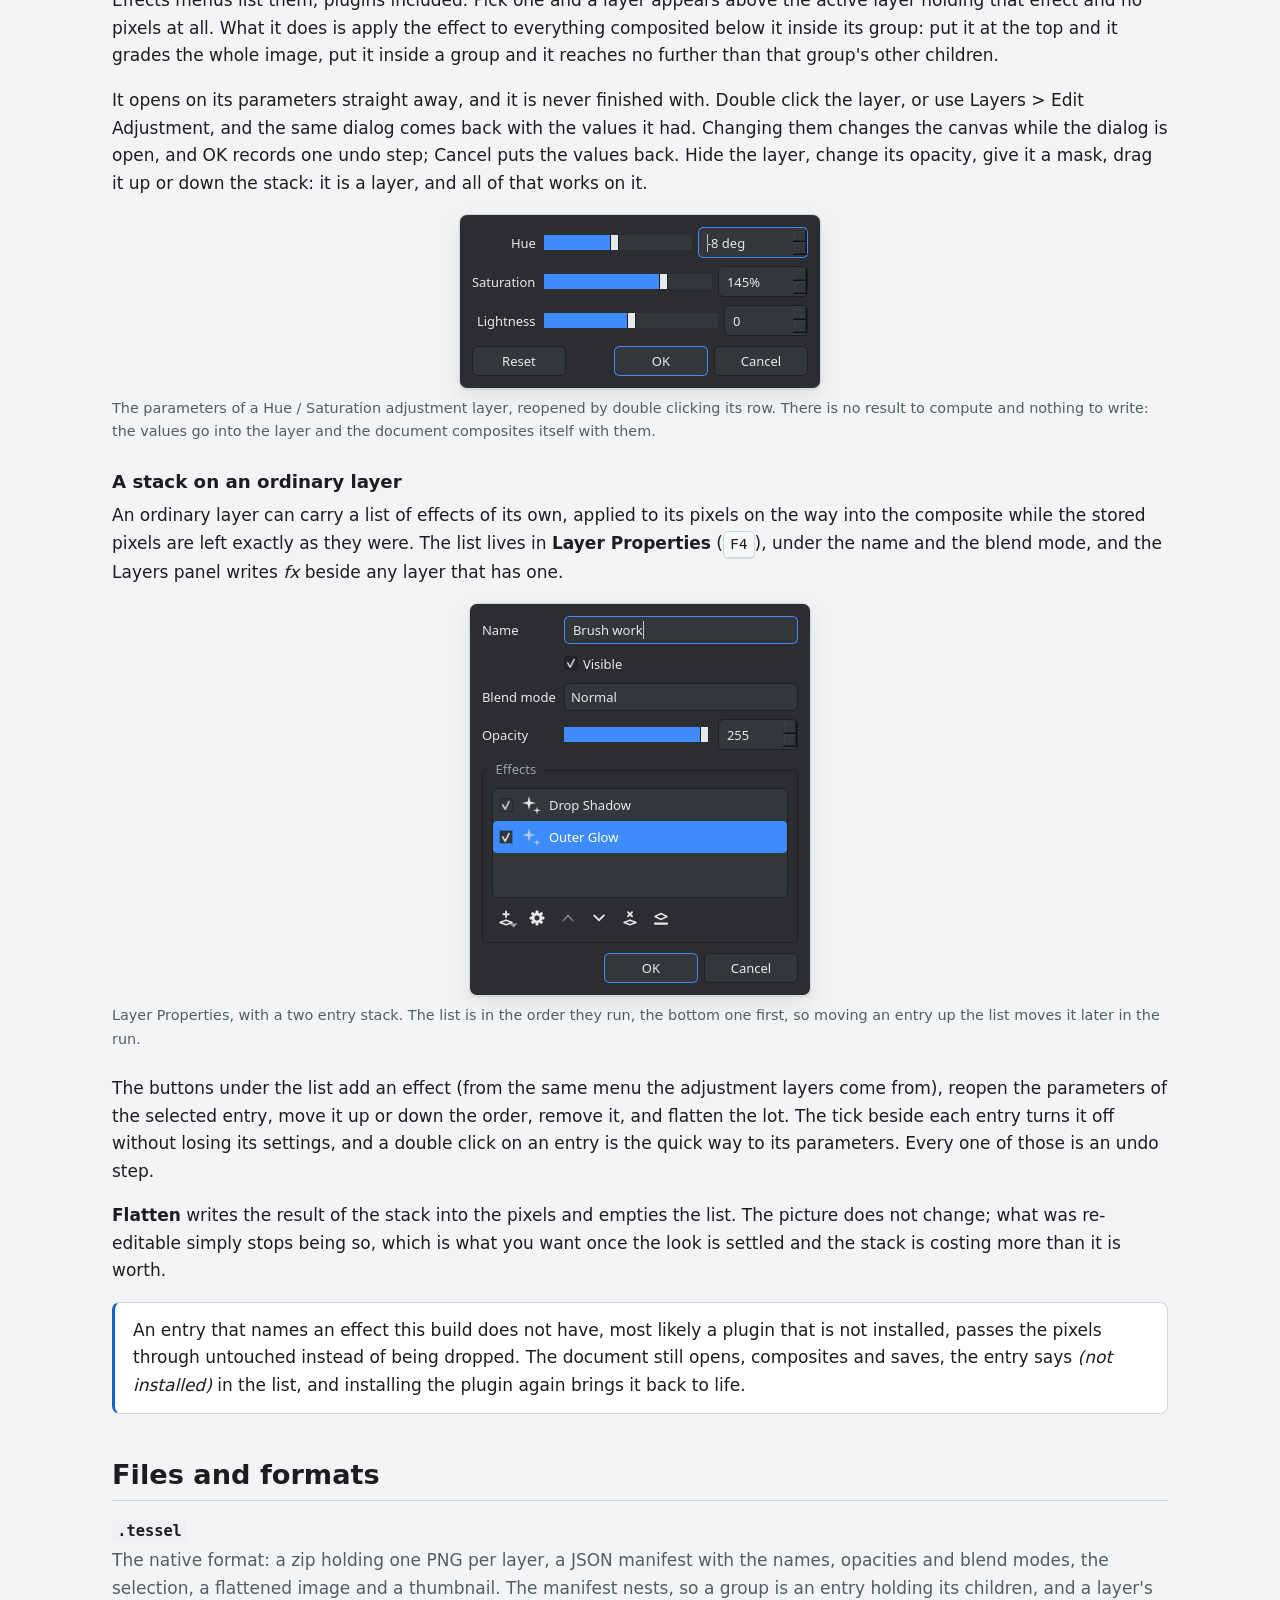
<file: docs/guide.html>
<!DOCTYPE html>
<html lang="en">
<head>
<meta charset="utf-8">
<meta name="viewport" content="width=device-width, initial-scale=1">
<title>Guide - Tessel</title>
<meta name="description" content="A tour of the Tessel interface, how each tool works, how selections, layers, groups and masks behave, what adjustment layers and effect stacks are for, and what happens after a crash.">
<link rel="icon" href="data:image/svg+xml,%3Csvg xmlns='http://www.w3.org/2000/svg' viewBox='0 0 16 16'%3E%3Crect width='16' height='16' rx='4' fill='%233d8bfd'/%3E%3Cpath d='M3 11h10v2H3z' fill='%23e6e8eb'/%3E%3C/svg%3E">
<link rel="stylesheet" href="style.css">
<script src="theme.js"></script>
</head>
<body>
<a class="skip" href="#main">Skip to the content</a>

<header class="site-header">
  <div class="wrap">
    <a class="brand" href="index.html"><span class="brand-mark" aria-hidden="true"></span>Tessel</a>
    <nav class="site-nav" aria-label="Documentation">
      <ul>
        <li><a href="index.html">Overview</a></li>
        <li><a href="guide.html" aria-current="page">Guide</a></li>
        <li><a href="plugins.html">Plugins</a></li>
        <li><a href="shortcuts.html">Shortcuts</a></li>
        <li><a href="https://github.com/ExPikaPaka/tessel">Source</a></li>
        <li><a href="https://github.com/ExPikaPaka/tessel/releases/latest">Download</a></li>
      </ul>
    </nav>
  </div>
</header>

<main id="main">
<div class="wrap">

  <h1>Using Tessel</h1>
  <p class="lede">Everything below describes the program as it ships in 1.1.0. If you would
    rather learn by poking at it, open an image, press <kbd>F1</kbd> for the shortcut list and
    watch the status bar: whichever tool is active, its left hand end tells you what the mouse
    buttons do.</p>

  <nav class="toc" aria-labelledby="toc-heading">
    <h2 id="toc-heading">On this page</h2>
    <ul>
      <li><a href="#tour">The interface</a></li>
      <li><a href="#tools">How the tools work</a></li>
      <li><a href="#selections">Selections</a></li>
      <li><a href="#layers">Layers, groups and masks</a></li>
      <li><a href="#effects">Adjustments and effects</a></li>
      <li><a href="#nondestructive">Adjustment layers and effect stacks</a></li>
      <li><a href="#files">Files and formats</a></li>
      <li><a href="#recovery">Autosave and recovery</a></li>
      <li><a href="#plugins">Plugins</a></li>
      <li><a href="#settings">Settings and languages</a></li>
    </ul>
  </nav>

  <section id="tour">
    <h2>The interface</h2>

    <figure>
      <img src="screenshots/main-light.png" width="1760" height="1000"
           alt="The Tessel window in its light theme, showing the menu bar, main toolbar, tool options bar for the Paintbrush, the Tools palette in the top left corner, History in the top right, Colors in the bottom left and Layers in the bottom right, an image with an elliptical selection on the canvas beneath them, and the status bar.">
      <figcaption>The same window in the light theme. The layout is fixed in habit, not in
        place: every panel can be dragged by its title bar into any of the four corners of
        the window, or closed.</figcaption>
    </figure>

    <h3>The menu bar</h3>
    <p>Seven menus, left to right:</p>
    <dl class="defs">
      <dt>File</dt>
      <dd>New, Open, Open Recent, Save, Save As, Save All, Print, Close and Exit.</dd>
      <dt>Edit</dt>
      <dd>Undo and Redo; Cut, Copy, Copy Merged, Paste, Paste Into New Layer and Paste Into
        New Image; Select All, Deselect All, Invert Selection, Copy Selection and Paste
        Selection; a Selection submenu holding Feather, Grow, Shrink, Border and Free
        Transform; Erase Selection and Fill Selection.</dd>
      <dt>View</dt>
      <dd>Zoom In, Zoom Out, Fit to Window, Actual Size and Zoom to Selection; the Pixel Grid,
        Rulers and Selection Outline switches; a Units submenu of Pixels, Inches and
        Centimetres, which is what the rulers and the size dialogs then count in; and Full
        Screen.</dd>
      <dt>Image</dt>
      <dd>Crop to Selection, Resize Image, Canvas Size, the four flips and rotations, and
        Flatten. These act on every layer at once.</dd>
      <dt>Layers</dt>
      <dd>Add New Layer, Add Group and New Adjustment Layer; Delete, Duplicate, Merge Layer
        Down and Import from File; a Layer Mask submenu holding Add, Paint in Mask, Enable,
        Invert, Apply and Delete; Flip Layer Horizontal and Vertical and Rotate / Zoom Layer;
        Move Layer Up and Down and Toggle Layer Visibility; the four Go to Layer commands;
        and Layer Properties and Edit Adjustment.</dd>
      <dt>Adjustments</dt>
      <dd>The thirteen adjustments, built from the effect registry, so the menu and the
        program can never drift apart.</dd>
      <dt>Effects</dt>
      <dd>Repeat Last Effect at the top, then one submenu per category: Artistic, Blurs,
        Color, Distort, Noise, Object, Photo, Render and Stylize, and anything a plugin
        brought. About the Plugins, at the bottom, says what actually loaded.</dd>
    </dl>
    <p>An entry whose name ends in three dots opens a dialog; the rest apply straight away.
      At the right hand end of the menu bar sit six icon buttons rather than menus of their
      own: four switches for the Tools, History, Layers and Colors windows, then Settings,
      then Help, whose menu holds Keyboard Shortcuts (<kbd>F1</kbd>) and About Tessel.</p>

    <h3>The main toolbar</h3>
    <p>New, Open and Save; Undo and Redo; Cut, Copy and Paste; Crop to Selection and Deselect
      All; Resize Image and Canvas Size. The thumbnails of every open image live at its right
      hand end: click one to switch to it, and each has its own close button.
      <kbd>Ctrl</kbd>+<kbd>Tab</kbd> and <kbd>Ctrl</kbd>+<kbd>Shift</kbd>+<kbd>Tab</kbd> step
      through the same list.</p>

    <h3>The tool options bar</h3>
    <p>The row under the main toolbar belongs to the active tool. It starts with a button that
      drops down the full tool list (<kbd>Alt</kbd>+<kbd>T</kbd>) and the tool's name, and
      then holds that tool's own controls: width, opacity, antialiasing, blending, hardness,
      stabilisation, brush tip, tolerance, shape, font and so on. Changing one takes effect on
      the next stroke, and the settings stay put while you work.</p>
    <figure class="strip">
      <img src="screenshots/options-brush.png" width="877" height="76"
           alt="The Paintbrush options bar: the tool list button, the name Paintbrush, then Width 12 px, Opacity 100 percent, an Antialiasing box reading Normal, a Blending box reading Normal, Hardness 75 percent, Stabilisation 0 percent, a Tip box reading Round, and the Pressure group with its Width and Opacity switches.">
      <figcaption>The Paintbrush, which has the longest bar of the lot. It is one row in the
        program; here it is cut in two and stacked so that the labels stay readable.</figcaption>
    </figure>

    <h3>The four panels</h3>
    <p>Tools, Colors, History and Layers stand in the corners of the window over the canvas,
      which runs the full width behind them: a panel is only as big as what it holds, and
      what is beside it is workspace rather than an empty column. Drag a panel by its title
      bar and the four corners light up; let it go over one and it pins itself there, with
      anything already in that corner moving aside, or let it go anywhere else and it floats
      where you put it. The pin in the title bar does the same without the dragging, and the
      cross closes the panel; the four buttons at the right of the menu bar bring them back.
      Where each panel sits is remembered between sessions, and <strong>Settings &gt;
      Window</strong> puts them back where they started.</p>
    <p>A list in a panel grows the panel as far as six rows and then scrolls, so a long
      history or a tall stack of layers never pushes its panel through its neighbour.</p>

    <h3>The Tools palette</h3>
    <p>Nineteen tools in a two column grid of icons, read left to right and then down:
      Rectangle Select and Move Selected Pixels; Lasso Select and Move Selection; Ellipse
      Select and Zoom; Magic Wand and Pan; Paint Bucket and Gradient; Paintbrush and Eraser;
      Pencil and Color Picker; Clone Stamp and Recolor; Text and Line / Curve; and Shapes.
      Hovering one shows its name and its key; the keys are listed in full on the
      <a href="shortcuts.html">shortcuts page</a>.</p>
    <figure class="narrow">
      <img src="screenshots/panel-tools.png" width="118" height="324"
           alt="The Tools palette: nineteen tool icons in a two column grid, with the Paintbrush highlighted.">
      <figcaption>The Tools palette, with the Paintbrush active.</figcaption>
    </figure>

    <h3>Colors</h3>
    <p>The two swatches at the top left are the primary and secondary colours. Click one to
      make it the active colour, and use the two small arrow buttons beside them to swap the
      pair (<kbd>X</kbd>) or reset it to black and white (<kbd>D</kbd>). The colour wheel sets
      the hue and saturation of the active colour, the two ramps under it set value and alpha,
      and the palette grid at the bottom holds the fixed palette: left click takes a colour as
      the primary, right click as the secondary. <strong>More</strong> opens the numeric side:
      red, green and blue, hue, saturation and value, alpha, and a hex field. The picker
      beside it takes a colour from anywhere on the screen, and the three small buttons on
      the palette row load a palette, save one and restore the built in one.</p>

    <figure class="narrow">
      <img src="screenshots/panel-colors.png" width="246" height="364"
           alt="The Colors panel: the primary and secondary swatches with the swap and reset arrows, a colour wheel, value and alpha ramps, a More button with the screen picker beside it, the row of recent colours and the palette grid with its load, save and reset buttons.">
      <figcaption>Colors, with the palette grid along the bottom.</figcaption>
    </figure>

    <h3>History</h3>
    <p>Every step of the session, from the image as it was opened or created down to the most
      recent edit. Click any entry to move the document to that point, forwards or backwards;
      the two buttons at the top are Undo and Redo, and beside them is a running count of
      steps and of how much memory they hold.</p>
    <figure class="narrow">
      <img src="screenshots/panel-history.png" width="262" height="147"
           alt="The History panel: Undo and Redo buttons, a count of steps and memory, and the entry Original image.">
      <figcaption>History, at the start of a session, where the only step is the image
        itself.</figcaption>
    </figure>

    <h3>Layers</h3>
    <p>The layer list runs top layer first, which is the order they are composited in, and it
      is a tree: a group has a triangle that folds its children away, and a layer is dragged
      into or out of a group by its row. Each row shows an eye for visibility, a thumbnail,
      the layer name and, underneath it, the opacity and the blend mode, plus
      <em>group</em> or <em>adjust</em> for the two kinds that are not ordinary layers and
      <em>fx</em> for a layer carrying effects. A layer that has a mask shows a second
      thumbnail beside the first: click either one to choose where painting lands. Double
      click a row to open Layer Properties, or the parameters of an adjustment layer. The
      buttons along the bottom are Add New Layer, Add Group, Delete Layer, Duplicate Layer,
      Merge Layer Down, Move Layer Up, Move Layer Down and Layer Properties.</p>
    <figure class="narrow">
      <img src="screenshots/panel-layers.png" width="262" height="283"
           alt="The Layers panel showing five rows: a Hue / Saturation adjustment layer at the top, a selected Brush work layer with a second mask thumbnail and the word fx, an expanded Sky group at 92 percent holding Sun and Clouds, and Background at the bottom.">
      <figcaption>One of each: an adjustment layer, a layer with a mask and an effect stack,
        a group holding two children, and the background.</figcaption>
    </figure>

    <h3>The status bar</h3>
    <p>The left hand end is the hint for the active tool, or the last thing that happened, such
      as <em>Created a new 900 x 620 image</em>. The right hand end keeps four readouts
      together: the cursor position in image pixels, the selection bounds as
      <em>Selection 378 x 286 at 270, 136</em>, the image size, and the zoom, which is both a
      slider and an editable combo box: Window to fit the image, then fixed steps from 1
      percent to 3200 percent, or any figure you care to type.</p>
  </section>

  <section id="tools">
    <h2>How the tools work</h2>

    <h3>Ideas shared by all of them</h3>
    <ul>
      <li>The <strong>right mouse button</strong> draws with the secondary colour wherever
        drawing with a colour makes sense.</li>
      <li>Holding the <strong>space bar</strong> pans the canvas with any tool active, and
        the middle mouse button does the same.</li>
      <li><strong>Every drawing tool is clipped to the active selection</strong>, so a
        selection doubles as a stencil.</li>
      <li><kbd>Ctrl</kbd> and the <strong>wheel</strong> zoom around the pointer; the wheel on
        its own scrolls.</li>
      <li>Most tools carry an <strong>Opacity</strong> percentage, an
        <strong>Antialiasing</strong> level and a <strong>Blending</strong> box holding the
        same fourteen blend modes the layers use, so a stroke can be multiplied or screened
        onto the layer without a second layer. Antialiasing runs None, Low, Normal, High and
        Maximum, which is how wide a ramp the edge of a stroke is given; Normal is what the
        old yes or no switch used to mean. One entry past the blend modes sits
        <strong>Overwrite</strong>, which is not a blend at all: the colour and the coverage
        of the stroke become the pixel, so a soft brush can fade what is under it out to the
        brush colour instead of only adding to it.</li>
      <li>Pressing a tool's letter again cycles through the tools that share it, and
        <kbd>Shift</kbd> with that letter cycles backwards.</li>
    </ul>

    <h3>Painting</h3>
    <dl class="defs">
      <dt>Paintbrush (<kbd>B</kbd>)</dt>
      <dd>Drag to paint, right drag to paint with the secondary colour. Width, opacity,
        antialiasing, blending, hardness, stabilisation, a tip and the two pressure switches.
        Hardness sets how wide the soft edge is: at the
        top of the range the stroke has a crisp rim, and at the bottom it is a faint haze that
        fades across the whole width. One stroke lays down one coat, so passing back over your
        own stroke does not darken it; release and draw again to build the colour up.</dd>
      <dt>Pencil (<kbd>P</kbd>)</dt>
      <dd>Single hard pixels, with no antialiasing. A blending box, stabilisation and the
        pressure switch for opacity: the nib is one pixel wide, so there is no width for
        pressure to work on.</dd>
      <dt>Eraser (<kbd>E</kbd>)</dt>
      <dd>Erases to transparency; a right drag erases softly. Width, opacity, antialiasing,
        hardness, stabilisation and pressure.</dd>
      <dt>Clone Stamp (<kbd>L</kbd>)</dt>
      <dd><kbd>Ctrl</kbd>+click sets the source, then drag to paint copies of it.
        <strong>Aligned</strong> keeps the source at a fixed offset from the brush instead of
        starting over at every stroke, and <strong>Sample merged</strong> reads the composited
        image rather than the active layer.</dd>
      <dt>Recolor (<kbd>R</kbd>)</dt>
      <dd>Paints the primary colour only over pixels that match the secondary colour, within
        the tolerance you set.</dd>
      <dt>Paint Bucket (<kbd>F</kbd>)</dt>
      <dd>Fills an area of similar colour; a right click fills with the secondary colour. Fill
        is <strong>Contiguous</strong> or <strong>Global</strong>, and there is a tolerance,
        an opacity, antialiasing, sample merged and a blending box.</dd>
      <dt>Gradient (<kbd>G</kbd>)</dt>
      <dd>Drag to lay one down, hold <kbd>Shift</kbd> to constrain the angle. Five shapes
        (Linear, Linear reflected, Radial, Conical and Diamond), a mode of
        <strong>Colour</strong> or <strong>Transparency</strong>, an opacity, an optional
        dither and a blending box. A right drag runs the gradient the other way round, from
        the secondary colour to the primary.</dd>
    </dl>
    <figure class="strip">
      <img src="screenshots/options-gradient.png" width="877" height="76"
           alt="The Gradient options bar: a Shape box reading Linear, a Mode box reading Colour, Opacity at 100 percent, a Dither checkbox and a Blending box reading Normal.">
      <figcaption>The Gradient bar. Every tool brings its own row, built from what that tool
        actually has.</figcaption>
    </figure>

    <h3>Tablets, pressure and a steadier line</h3>
    <p>A graphics tablet is answered directly rather than through the mouse events the system
      synthesises from it, so a pen reports its pressure to the stroke it is drawing. What
      that pressure does is up to you, and the Paintbrush, the Pencil and the Eraser are the
      three tools that ask. The <strong>Pressure</strong> group at the end of their bar holds a
      <strong>Width</strong> switch and an <strong>Opacity</strong> switch, and
      <em>both start off</em>, so a mouse, which reports a full press the whole time, behaves
      exactly as it always did. Turn one or both on and the lightest touch the pen reports
      still leaves a mark, rather than nothing at all.</p>
    <p><strong>Stabilisation</strong> is a percentage beside them. It averages the last few
      positions of the pointer, the newest weighing the most, so the line follows the hand
      without the wobble: at 0 the stroke is exactly the positions that came in, and at 100 it
      is smoothed over sixteen of them. A slow, deliberate curve is what it is for; a fast
      stroke hardly notices it.</p>
    <figure class="strip">
      <img src="screenshots/options-pencil.png" width="877" height="76"
           alt="The Pencil options bar: the tool list button, the name Pencil, a Blending box reading Normal, Stabilisation at 0 percent, and a Pressure group with a single Opacity switch.">
      <figcaption>The Pencil has the shortest bar of the painting tools, and it still has
        stabilisation and the one pressure switch that applies to it.</figcaption>
    </figure>
    <figure class="strip">
      <img src="screenshots/options-eraser.png" width="901" height="76"
           alt="The Eraser options bar: Width 24 px, Opacity 100 percent, an Antialiasing box reading Normal, Hardness 85 percent, Stabilisation 0 percent, and a Pressure group with Width and Opacity switches.">
      <figcaption>The Eraser has both of them, and no Blending box: erasing to transparency
        is not something a blend mode has anything to say about.</figcaption>
    </figure>
    <p>The <strong>Tip</strong> box on the Paintbrush paints with a shape of your own instead
      of the built in round one. <em>Load from file</em> takes a PNG and uses its alpha, or
      its luminance when it has none, as the stamp; the tip is trimmed to what it actually
      marks, fitted to the brush width and given the hardness setting, then stamped along the
      stroke closely enough that it reads as a line rather than a row of dots. Tips you have
      loaded stay in the box between sessions, and <em>Round</em> at the top of the list is
      always the way back.</p>

    <h3>Shapes, lines and text</h3>
    <dl class="defs">
      <dt>Line / Curve (<kbd>O</kbd>)</dt>
      <dd>Drag for a line, then drag the middle handles to bend it into a curve.
        <kbd>Enter</kbd> finishes, <kbd>Esc</kbd> cancels. The start and end caps are each
        Flat, Arrow or Round.</dd>
      <dt>Shapes (<kbd>O</kbd> again)</dt>
      <dd>Thirty of them, from Rectangle, Rounded rectangle, Ellipse and the polygons through
        five stars to Arrow, Chevron, Cross, Plus, Heart, Crescent, Cloud, Speech bubble, Ring,
        Pie wedge, Lightning and Teardrop. Drag to draw, <kbd>Shift</kbd> keeps the
        proportions. The style is Outline, Filled, or Outline and fill: the outline is drawn
        in the primary colour and the fill in the secondary.</dd>
      <dt>Text (<kbd>T</kbd>)</dt>
      <dd>Click and type. <kbd>Enter</kbd> adds a line, <kbd>Ctrl</kbd>+<kbd>Enter</kbd> or
        switching tools finishes, <kbd>Esc</kbd> cancels. Font family, size in points, bold,
        italic, underline and alignment, plus the usual opacity, antialiasing and blending.
        The text stays editable until it is committed, at which point it becomes pixels like
        everything else.</dd>
    </dl>
    <ul class="shots">
      <li>
        <figure class="strip">
          <img src="screenshots/options-shapes.png" width="917" height="76"
               alt="The Shapes options bar: a Shape box reading Rectangle, a Style box reading Outline, Width 2 px, Opacity 100 percent, an Antialiasing checkbox and a Blending box reading Normal.">
          <figcaption>Shapes.</figcaption>
        </figure>
      </li>
      <li>
        <figure class="strip">
          <img src="screenshots/options-text.png" width="888" height="76"
               alt="The Text options bar: a font family box, a size box reading 24 pt, bold, italic and underline buttons, an Align box reading Left, Opacity 100 percent, an Antialiasing checkbox and a Blending box reading Normal.">
          <figcaption>Text.</figcaption>
        </figure>
      </li>
    </ul>

    <h3>Looking around and sampling</h3>
    <dl class="defs">
      <dt>Color Picker (<kbd>K</kbd>)</dt>
      <dd>Click to pick the primary colour, right click for the secondary. It can sample the
        active <strong>Layer</strong> or the whole <strong>Image</strong>, over an area of
        1 x 1, 3 x 3, 5 x 5 or 9 x 9 pixels, and it can switch straight back to the previous
        tool, to the Pencil or to the Paintbrush once it has picked.</dd>
      <dt>Zoom (<kbd>Z</kbd>)</dt>
      <dd>Click to zoom in, right click to zoom out, or drag a rectangle to zoom into it.</dd>
      <dt>Pan (<kbd>H</kbd>)</dt>
      <dd>Drag to scroll the canvas. The space bar does the same without leaving the tool you
        are using.</dd>
    </dl>
  </section>

  <section id="selections">
    <h2>Selections</h2>
    <p>There are four selection tools, all on <kbd>S</kbd>: Rectangle Select, Lasso Select,
      Ellipse Select and Magic Wand. They share a row of five combine modes at the left of the
      options bar, which decide what a new shape does to the selection that is already
      there:</p>
    <div class="table-scroll">
      <table>
        <caption>The five combine modes</caption>
        <thead>
          <tr><th scope="col">Mode</th><th scope="col">Result</th></tr>
        </thead>
        <tbody>
          <tr><th scope="row">Replace</th><td>The new shape becomes the selection.</td></tr>
          <tr><th scope="row">Union</th><td>Adds the new shape to it.</td></tr>
          <tr><th scope="row">Subtract</th><td>Cuts the new shape out of it.</td></tr>
          <tr><th scope="row">Intersect</th><td>Keeps only what the two have in common.</td></tr>
          <tr><th scope="row">Exclusive or</th><td>Keeps what belongs to one of them but not to both.</td></tr>
        </tbody>
      </table>
    </div>
    <p>While you drag, <kbd>Ctrl</kbd> adds and <kbd>Alt</kbd> subtracts, whichever mode the
      bar is set to, and <kbd>Shift</kbd> keeps a rectangle square or an ellipse circular. The
      lasso draws a freehand outline that closes itself when you let go. The magic wand selects
      a region of similar colour: drag up or down after clicking to adjust the tolerance
      without going back to the options bar, and choose Contiguous or Global flood, and whether
      it samples the layer or the merged image.</p>
    <p>The selection is antialiased unless you turn that off, and it is stored as a mask, so it
      keeps soft edges rather than rounding everything to whole pixels. What it then does:</p>
    <ul>
      <li>It clips every drawing tool, every adjustment and every effect.</li>
      <li><kbd>Delete</kbd> erases inside it, <kbd>Backspace</kbd> fills it with the primary
        colour.</li>
      <li>Image &gt; Crop to Selection trims the whole image to its bounds.</li>
      <li>Edit &gt; Copy Selection and Paste Selection move the shape itself between images,
        without the pixels.</li>
      <li>View &gt; Selection Outline hides the marching outline when it is in the way, while
        leaving the selection in force.</li>
      <li>It is saved inside a <code>.tessel</code> file along with the layers.</li>
    </ul>
    <figure>
      <img src="screenshots/canvas-selection.png" width="1760" height="834"
           alt="The canvas on its own, with an elliptical selection drawn as a dashed outline over the artwork.">
      <figcaption>The selection as it is drawn on the canvas. View &gt; Selection Outline
        hides the marching dashes while leaving the selection itself in force.</figcaption>
    </figure>

    <h3>Reshaping the outline</h3>
    <p>Edit &gt; Selection works on the selection you already have, as one undoable step each:
      <strong>Feather</strong> (<kbd>Ctrl</kbd>+<kbd>Alt</kbd>+<kbd>F</kbd>) softens the edge
      by a radius in pixels, <strong>Grow</strong> and <strong>Shrink</strong> push it out or
      pull it in, and <strong>Border</strong> replaces it with a band of a given width along
      the inside of its edge, which is the quick way to outline something. Each asks for that
      one number in pixels and nothing else. <strong>Free Transform</strong>
      (<kbd>Ctrl</kbd>+<kbd>T</kbd>) in the same submenu is the Move Selected Pixels tool
      under another name.</p>

    <h3>Moving what is selected</h3>
    <p><strong>Move Selected Pixels</strong> (<kbd>M</kbd>) lifts the selected pixels onto a
      floating buffer: drag it anywhere, nudge it with the arrow keys, or drag a corner handle
      to scale it. <kbd>Enter</kbd> drops it where it stands, and <kbd>Esc</kbd> drops it and
      clears the selection as well; <kbd>Ctrl</kbd>+<kbd>Z</kbd> takes the whole move back in
      one step.
      <strong>Move Selection</strong> (<kbd>M</kbd> again) slides the outline on its own and
      leaves the pixels where they are, which is the quickest way to reuse a shape somewhere
      else.</p>
  </section>

  <section id="layers">
    <h2>Layers, groups and masks</h2>
    <p>An image can hold any number of layers. Each one has a name, a visibility switch, an
      opacity from 0 to 100 percent and a blend mode, all four of which live in Layer
      Properties (<kbd>F4</kbd>) and preview on the canvas while the dialog is open.</p>
    <p>The fourteen blend modes are Normal, Multiply, Additive, Color Burn, Color Dodge,
      Reflect, Glow, Overlay, Difference, Negation, Lighten, Darken, Screen and Xor. The same
      list appears in the Blending box of the drawing tools and in the effect dialogs, so a
      single stroke or a single effect can be composited the same way a whole layer would
      be.</p>
    <p>From the Layers menu or the buttons under the layer list you can add, delete, duplicate,
      merge down, move up or down, toggle visibility, flip horizontally or vertically, and
      import any readable image file as a new layer. <strong>Rotate / Zoom Layer</strong>
      (<kbd>Ctrl</kbd>+<kbd>Shift</kbd>+<kbd>Z</kbd>) turns and scales the active layer about
      its centre, with an offset and an optional tiling of the result, and previews as you
      change the numbers. Image &gt; Flatten
      (<kbd>Ctrl</kbd>+<kbd>Shift</kbd>+<kbd>F</kbd>) collapses everything into one layer.</p>
    <p>Resizing and rotating are done in premultiplied alpha, so a transparent edge does not
      bleed a halo into the pixels next to it.</p>

    <h3>Groups</h3>
    <p><strong>Add Group</strong> (<kbd>Ctrl</kbd>+<kbd>Alt</kbd>+<kbd>G</kbd>) puts an
      empty group beside the active layer, and dragging a row in the Layers panel moves a
      layer into it or out of it again. A group is a layer in its own right: it has a name, a
      visibility switch, an opacity, a blend mode and, if you want one, a mask. What it does
      not have is pixels. Compositing flattens its children first and then applies the
      group's own opacity, blend mode and mask to that result, which is the difference
      between a group and the same layers loose: hiding the group hides them all at once, and
      an opacity of 50 percent on the group fades the lot of them together rather than fading
      each one into the next. A group can hold a group, as deep as you care to nest them, and
      the triangle at the left of the row folds it away. Whether a group is folded is
      remembered with the document rather than with the window, so it survives undo and
      saving.</p>

    <h3>Layer masks</h3>
    <p>Any layer, a group included, can carry an <strong>8 bit mask</strong> that scales its
      alpha while it is composited: white shows the layer, black hides it, and the greys in
      between fade it. Nothing is thrown away, which is the point. Where a mask hides
      something, taking the mask off brings it back.</p>
    <figure>
      <img src="screenshots/layer-mask.png" width="880" height="322"
           alt="Three pictures side by side: the layer's own pixels, two brush strokes on a transparent checkerboard; its mask, a grey ramp running from black on the left to white on the right; and what is composited, the same strokes fading away towards the left.">
      <figcaption>The layer, its mask, and what reaches the canvas. The third picture also
        carries the layer's effect stack, which is the other thing that happens on the way
        in.</figcaption>
    </figure>
    <p>The mask is an ordinary grey raster, so there is nothing new to learn to paint one:
      <strong>Layers &gt; Layer Mask &gt; Add</strong> gives the layer a white mask and points
      the tools at it, and from then on every brush, gradient, bucket fill, adjustment and
      effect writes into the mask instead of into the pixels, clipped by the selection the
      same way they would be anywhere else. The layer's row
      in the Layers panel grows a second thumbnail beside the first; click either one to say
      where the next stroke should land, and the one with the frame round it is the one you
      are painting. <strong>Paint in Mask</strong> in the menu is the same switch. The rest of
      the submenu:</p>
    <dl class="defs">
      <dt>Enable Layer Mask</dt>
      <dd>Turns the mask off and on without losing it, so you can see what it is hiding.</dd>
      <dt>Invert Layer Mask</dt>
      <dd>Swaps what is hidden for what is shown.</dd>
      <dt>Apply Layer Mask</dt>
      <dd>Bakes the mask into the pixels and drops it. The picture does not change; it simply
        stops being undoable without the history.</dd>
      <dt>Delete Layer Mask</dt>
      <dd>Throws the mask away and leaves the pixels as they were.</dd>
    </dl>
    <p>All of these are ordinary undoable steps. A mask painted in grey keeps the softness of
      the brush that painted it, so a feathered edge is simply a soft stroke in the
      mask.</p>
  </section>



  <section id="effects">
    <h2>Adjustments and effects</h2>
    <p>Both come from the same registry, and the difference is only where they sit. The
      <strong>Adjustments</strong> menu holds the thirteen that change colour without changing
      shape: Auto Level, Black and White, Brightness / Contrast, Color Balance, Color
      Temperature, Curves, Hue / Saturation, Invert Alpha, Invert Colors, Levels, Posterize,
      Sepia and Threshold. The <strong>Effects</strong> menu holds the other forty, in nine
      submenus:</p>
    <div class="table-scroll">
      <table>
        <caption>The effect categories, in menu order</caption>
        <thead>
          <tr><th scope="col">Category</th><th scope="col">Effects</th></tr>
        </thead>
        <tbody>
          <tr><th scope="row">Artistic</th><td>Oil Painting, Pencil Sketch, Ink Sketch, Mosaic Tiles</td></tr>
          <tr><th scope="row">Blurs</th><td>Gaussian Blur, Unfocus, Motion Blur, Radial Blur, Zoom Blur, Fragment, Surface Blur</td></tr>
          <tr><th scope="row">Color</th><td>Quantize, Duotone</td></tr>
          <tr><th scope="row">Distort</th><td>Bulge, Twist, Polar Inversion, Tile Reflection, Dents, Frosted Glass, Pixelate, Crystalize</td></tr>
          <tr><th scope="row">Noise</th><td>Add Noise, Median, Reduce Noise</td></tr>
          <tr><th scope="row">Object</th><td>Drop Shadow, Outline Object, Outer Glow</td></tr>
          <tr><th scope="row">Photo</th><td>Sharpen, Glow, Vignette, Soft Portrait, Red Eye Removal</td></tr>
          <tr><th scope="row">Render</th><td>Clouds, Julia Fractal, Mandelbrot Fractal, Checkerboard</td></tr>
          <tr><th scope="row">Stylize</th><td>Edge Detect, Emboss, Relief, Outline</td></tr>
        </tbody>
      </table>
    </div>

    <h3>How the dialogs preview</h3>
    <p>An effect declares its parameters and nothing else: an integer, a double, a switch, a
      choice, a colour, an angle, an offset or a curve. The dialog is generated from that list,
      which is why every effect in the program looks and behaves the same way and why no effect
      carries any widget code of its own.</p>
    <figure class="narrow">
      <img src="screenshots/dialog-effect.png" width="360" height="274"
           alt="The generated dialog for the Clouds effect: slider and value pairs for Scale, Roughness, Detail and Seed, a blend mode box, a checkbox for using the palette colours, and Reset, OK and Cancel buttons.">
      <figcaption>Clouds, as the registry describes it. Numbers appear as a slider and a value
        field that stay in step with each other.</figcaption>
    </figure>
    <p>Every change previews straight onto the canvas, at the real zoom and over the real
      layer, not in a thumbnail. The preview is pushed through the active selection, so only
      the part that would change is shown changing, and it is debounced by a few tens of
      milliseconds so that dragging a slider stays smooth. <strong>Reset</strong> puts the
      parameters back to their defaults, <strong>Cancel</strong> drops the preview and leaves
      the layer untouched, and <strong>OK</strong> commits a single undoable step.
      <kbd>Ctrl</kbd>+<kbd>F</kbd> then repeats that effect on the next layer or the next
      image with the same settings, without opening the dialog again.</p>
    <p>Applying an effect from these menus writes pixels, and that is sometimes exactly what
      you do not want. The same effects can be kept live instead, on an adjustment layer or
      in a layer's own stack: see <a href="#nondestructive">the next section</a>.</p>

    <h3>Curves and Levels</h3>
    <p>These two have hand written dialogs, because a generated one could not do them justice.
      Both draw the histogram of the current layer behind the controls.</p>
    <ul class="shots">
      <li>
        <figure>
          <img src="screenshots/dialog-curves.png" width="370" height="381"
               alt="The Curves dialog: a Transfer map box set to Luminosity, a Reset channel button, and a straight diagonal curve with square control points at each end drawn over the channel histogram.">
          <figcaption>Curves: click to add a control point, drag to move it, right click to
            remove it. The transfer map is Luminosity or the separate colour channels, and
            Reset channel clears just the one you are on.</figcaption>
        </figure>
      </li>
      <li>
        <figure>
          <img src="screenshots/dialog-levels.png" width="385" height="383"
               alt="The Levels dialog: a histogram with input markers above fields for input black, input white, gamma, output black and output white, plus Red, Green and Blue channel checkboxes and an Auto button.">
          <figcaption>Levels: input black and white, gamma, output black and white, with the
            red, green and blue channels switchable one at a time and an Auto button that
            finds the ends for you.</figcaption>
        </figure>
      </li>
    </ul>
  </section>

  <section id="nondestructive">
    <h2>Adjustment layers and effect stacks</h2>
    <p>There are two ways to keep an effect live rather than painted in, and the difference
      between them is what the effect is about.</p>

    <h3>An adjustment layer</h3>
    <p><strong>Layers &gt; New Adjustment Layer</strong> lists every adjustment and then every
      effect, in the same order the Adjustments and Effects menus list them, plugins included.
      Pick one and a layer appears above the active layer holding that effect and no pixels at
      all. What it does is apply the effect to everything composited below it inside its
      group: put it at the top and it grades the whole image, put it inside a group and it
      reaches no further than that group's other children.</p>
    <p>It opens on its parameters straight away, and it is never finished with. Double click
      the layer, or use Layers &gt; Edit Adjustment, and the same dialog comes back with the
      values it had. Changing them changes the canvas while the dialog is open, and OK records
      one undo step; Cancel puts the values back. Hide the layer, change its opacity, give it
      a mask, drag it up or down the stack: it is a layer, and all of that works on it.</p>
    <figure class="narrow">
      <img src="screenshots/dialog-adjustment-layer.png" width="360" height="173"
           alt="The parameters of a Hue / Saturation adjustment layer: sliders with value fields for Hue at minus 8 degrees, Saturation at 145 percent and Lightness at 0, with Reset, OK and Cancel.">
      <figcaption>The parameters of a Hue / Saturation adjustment layer, reopened by double
        clicking its row. There is no result to compute and nothing to write: the values go
        into the layer and the document composites itself with them.</figcaption>
    </figure>

    <h3>A stack on an ordinary layer</h3>
    <p>An ordinary layer can carry a list of effects of its own, applied to its pixels on the
      way into the composite while the stored pixels are left exactly as they were. The list
      lives in <strong>Layer Properties</strong> (<kbd>F4</kbd>), under the name and the blend
      mode, and the Layers panel writes <em>fx</em> beside any layer that has one.</p>
    <figure class="narrow">
      <img src="screenshots/dialog-layer-properties.png" width="340" height="391"
           alt="The Layer Properties dialog: a Name field reading Brush work, a Visible checkbox, a Blend mode box, an Opacity slider, and an Effects box listing Drop Shadow and Outer Glow, each with a tick, above a row of buttons for add, edit, move up, move down, remove and flatten.">
      <figcaption>Layer Properties, with a two entry stack. The list is in the order they
        run, the bottom one first, so moving an entry up the list moves it later in the
        run.</figcaption>
    </figure>
    <p>The buttons under the list add an effect (from the same menu the adjustment layers come
      from), reopen the parameters of the selected entry, move it up or down the order, remove
      it, and flatten the lot. The tick beside each entry turns it off without losing its
      settings, and a double click on an entry is the quick way to its parameters. Every one
      of those is an undo step.</p>
    <p><strong>Flatten</strong> writes the result of the stack into the pixels and empties the
      list. The picture does not change; what was re-editable simply stops being so, which is
      what you want once the look is settled and the stack is costing more than it is
      worth.</p>
    <div class="note">
      <p>An entry that names an effect this build does not have, most likely a plugin that is
        not installed, passes the pixels through untouched instead of being dropped. The
        document still opens, composites and saves, the entry says
        <em>(not installed)</em> in the list, and installing the plugin again brings it back
        to life.</p>
    </div>
  </section>

  <section id="files">
    <h2>Files and formats</h2>
    <dl class="defs">
      <dt><code>.tessel</code></dt>
      <dd>The native format: a zip holding one PNG per layer, a JSON manifest with the names,
        opacities and blend modes, the selection, a flattened image and a thumbnail. The
        manifest nests, so a group is an entry holding its children, and a layer's mask, its
        effect stack and the single effect an adjustment layer is are all written beside it.
        Everything comes back as it went in. The file is written to a temporary name and
        moved into place, so an interrupted save cannot destroy the previous one.</dd>
      <dt><code>.ora</code></dt>
      <dd>OpenRaster, which keeps layers, opacity and blend modes and is read by Krita, GIMP
        and MyPaint. This is the format to use when the image has to leave Tessel with its
        layers intact. Groups travel as nested stacks, which is OpenRaster's own way of
        holding them. The format has neither layer masks nor adjustment layers, so a mask is
        baked into the pixels that are written, and everything below the topmost adjustment
        layer on a level is written as the one layer it composites to, with the adjustment
        already in those pixels. Read back, the image looks the same; what is lost is the
        separation of the layers that were folded together.</dd>
      <dt>Flat images</dt>
      <dd>PNG, JPEG, BMP, TIFF, WebP, TGA, GIF and ICO, plus whatever else the Qt image plugins
        on the system can handle. Saving to one of these flattens the image. For the lossy
        formats a dialog asks for the quality first and keeps a live estimate of the resulting
        file size next to the slider.</dd>
    </dl>
    <div class="note">
      <p><strong>Paint.NET files.</strong> <code>.pdn</code> cannot be read: the format is an
        undocumented serialisation of .NET objects. Tessel says so when one is opened, and
        suggests exporting <code>.ora</code> or <code>.png</code> from Paint.NET instead.</p>
    </div>
  </section>

  <section id="recovery">
    <h2>Autosave and recovery</h2>
    <p>Every image that has unsaved changes is written to a recovery copy on a timer, by
      default every two minutes. The copy is a <code>.tessel</code> file without the merged
      image and the thumbnail, since nothing but Tessel ever reads it back, and it is written
      on a worker thread, so a large image does not make the program pause while you are
      drawing in it. None of this touches the file you are editing: Save is still Save.</p>
    <p>Each run of the program keeps its recovery copies in a directory of its own, under the
      user data directory, with a lock file in it. That lock is how the next run tells a
      session that crashed from one that is still going: the lock of a dead process can be
      taken over, the lock of a live one cannot, so two copies of Tessel running at once never
      fight over the same files. A run that ends cleanly deletes its directory on the way out,
      which is what makes anything left behind mean <em>this run did not finish</em>.</p>
    <figure class="narrow">
      <img src="screenshots/dialog-recovery.png" width="484" height="302"
           alt="The Recover Unsaved Images dialog: a sentence saying Tessel did not close cleanly last time, a table of two images with their sizes and when they were saved, and the buttons Recover, Discard and Decide Later.">
      <figcaption>What a crashed session is met with at the next start.</figcaption>
    </figure>
    <p>The dialog lists what was found, with the size of each copy and how long ago it was
      written, and the original path of each in its tooltip, since that is the one thing that
      tells two images of the same name apart. It asks once, about all of it:</p>
    <dl class="defs">
      <dt>Recover</dt>
      <dd>Opens every image as an unsaved document, so a Save writes it back where it came
        from, or asks where to put it when it never had a home. A copy that could not be read
        is kept rather than deleted, so there is still something to try again with.</dd>
      <dt>Discard</dt>
      <dd>Deletes the recovery files.</dd>
      <dt>Decide Later</dt>
      <dd>Leaves them alone and asks again next time. Files nobody ever decides about are
        deleted once they are older than the number of days set in Settings, so the directory
        does not grow for the lifetime of the installation.</dd>
    </dl>
    <p>Separately from all that, Tessel remembers which images were open when it closed and
      offers to reopen them at the next start, with the one you were looking at in front.
      Only images with a path on disk are worth remembering, so an unnamed one is a matter for
      the recovery copies instead. Files named on the command line say plainly what you want
      opened right now, so they take the place of the offer rather than queueing behind
      it.</p>
  </section>

  <section id="plugins">
    <h2>Plugins</h2>
    <p>The effect list is not fixed. An effect can be written outside the program, as a shared
      library, and whatever is found at startup appears in the Effects menu under the submenu
      it asked for, with the same generated dialog, the same live preview and the same place
      in New Adjustment Layer and in a layer's effect stack as the built in ones.</p>
    <p>Tessel reads a <code>plugins</code> directory in three places, in this order: the per
      user application data directory, which on Linux is
      <code>~/.local/share/Tessel/Tessel/plugins</code>; the system wide ones, such as
      <code>/usr/share/Tessel/Tessel/plugins</code>; and <code>plugins</code> beside the
      executable, which is what makes a build tree work.</p>
    <p><strong>Effects &gt; About the Plugins</strong> says what actually happened: the
      directories that were read, every plugin that loaded with the effects it brought, and
      every file that was refused together with the reason. A failure is announced in the
      status bar at startup as well, so a plugin that quietly did not load is not quiet. A
      plugin built against a different version of the interface is refused by name rather
      than loaded, because the two sides pass C++ objects to each other.</p>
    <p><a href="plugins.html">Writing an effect plugin</a> walks through the whole thing, with
      the example plugin's source quoted in full.</p>
  </section>

  <section id="settings">
    <h2>Settings and languages</h2>
    <p>The cog at the right hand end of the menu bar opens Settings, which is short on
      purpose:</p>
    <ul>
      <li><strong>Appearance</strong>: the theme, Dark or Light, and the language. The theme
        applies immediately, icons and all, because they are redrawn in the new foreground
        colour rather than reloaded.</li>
      <li><strong>New images</strong>: the default width and height offered by File &gt;
        New.</li>
      <li><strong>History</strong>: the maximum number of steps and the memory budget in
        megabytes. The undo stack is capped by whichever it reaches first.</li>
      <li><strong>Saving work</strong>: whether a recovery copy is kept of every changed
        image and how many minutes apart, whether the images from the last session are
        offered again at startup, and how long an abandoned recovery file is kept before it
        is deleted unasked. See <a href="#recovery">Autosave and recovery</a>.</li>
      <li><strong>Window</strong>: reset the panel layout, if the panels have been dragged
        somewhere you would rather they were not.</li>
    </ul>
    <p>Window geometry, where the panels sit, recent files, the measurement unit and the
      view switches are remembered between sessions.</p>

    <h3>Languages</h3>
    <p>The interface is translated, and ships in English and Russian. The
      <strong>Language</strong> box in Settings offers System, English and Russian: System
      follows the system locale, which is what a fresh installation does. Qt's own
      translations, which cover the buttons of the standard dialogs and the file chooser, are
      loaded from the Qt installation for the same language.</p>
    <p>The choice takes effect the next time Tessel starts, and the program says so when you
      make it. That is deliberate rather than lazy: every menu, every panel and every undo
      step already recorded was built in the language the window started in, and switching
      halfway through would leave the two mixed.</p>
    <p>All the languages are compiled into the executable, so there is nothing to install
      beside it. Adding one means adding a file under <code>translations/</code> and
      rebuilding; the repository's README has the steps.</p>
  </section>

  <p><a href="shortcuts.html">Next: the complete keyboard reference</a></p>

</div>
</main>

<footer class="site-footer">
  <div class="wrap">
    <p>Tessel 1.1.0, a layered raster image editor for Linux and Windows. Qt is used under the LGPL.</p>
    <ul>
      <li><a href="index.html">Overview</a></li>
      <li><a href="guide.html">Guide</a></li>
      <li><a href="plugins.html">Plugins</a></li>
      <li><a href="shortcuts.html">Shortcuts</a></li>
      <li><a href="https://github.com/ExPikaPaka/tessel">Repository</a></li>
      <li><a href="https://github.com/ExPikaPaka/tessel/releases/latest">Latest release</a></li>
    </ul>
  </div>
</footer>

</body>
</html>
</file>
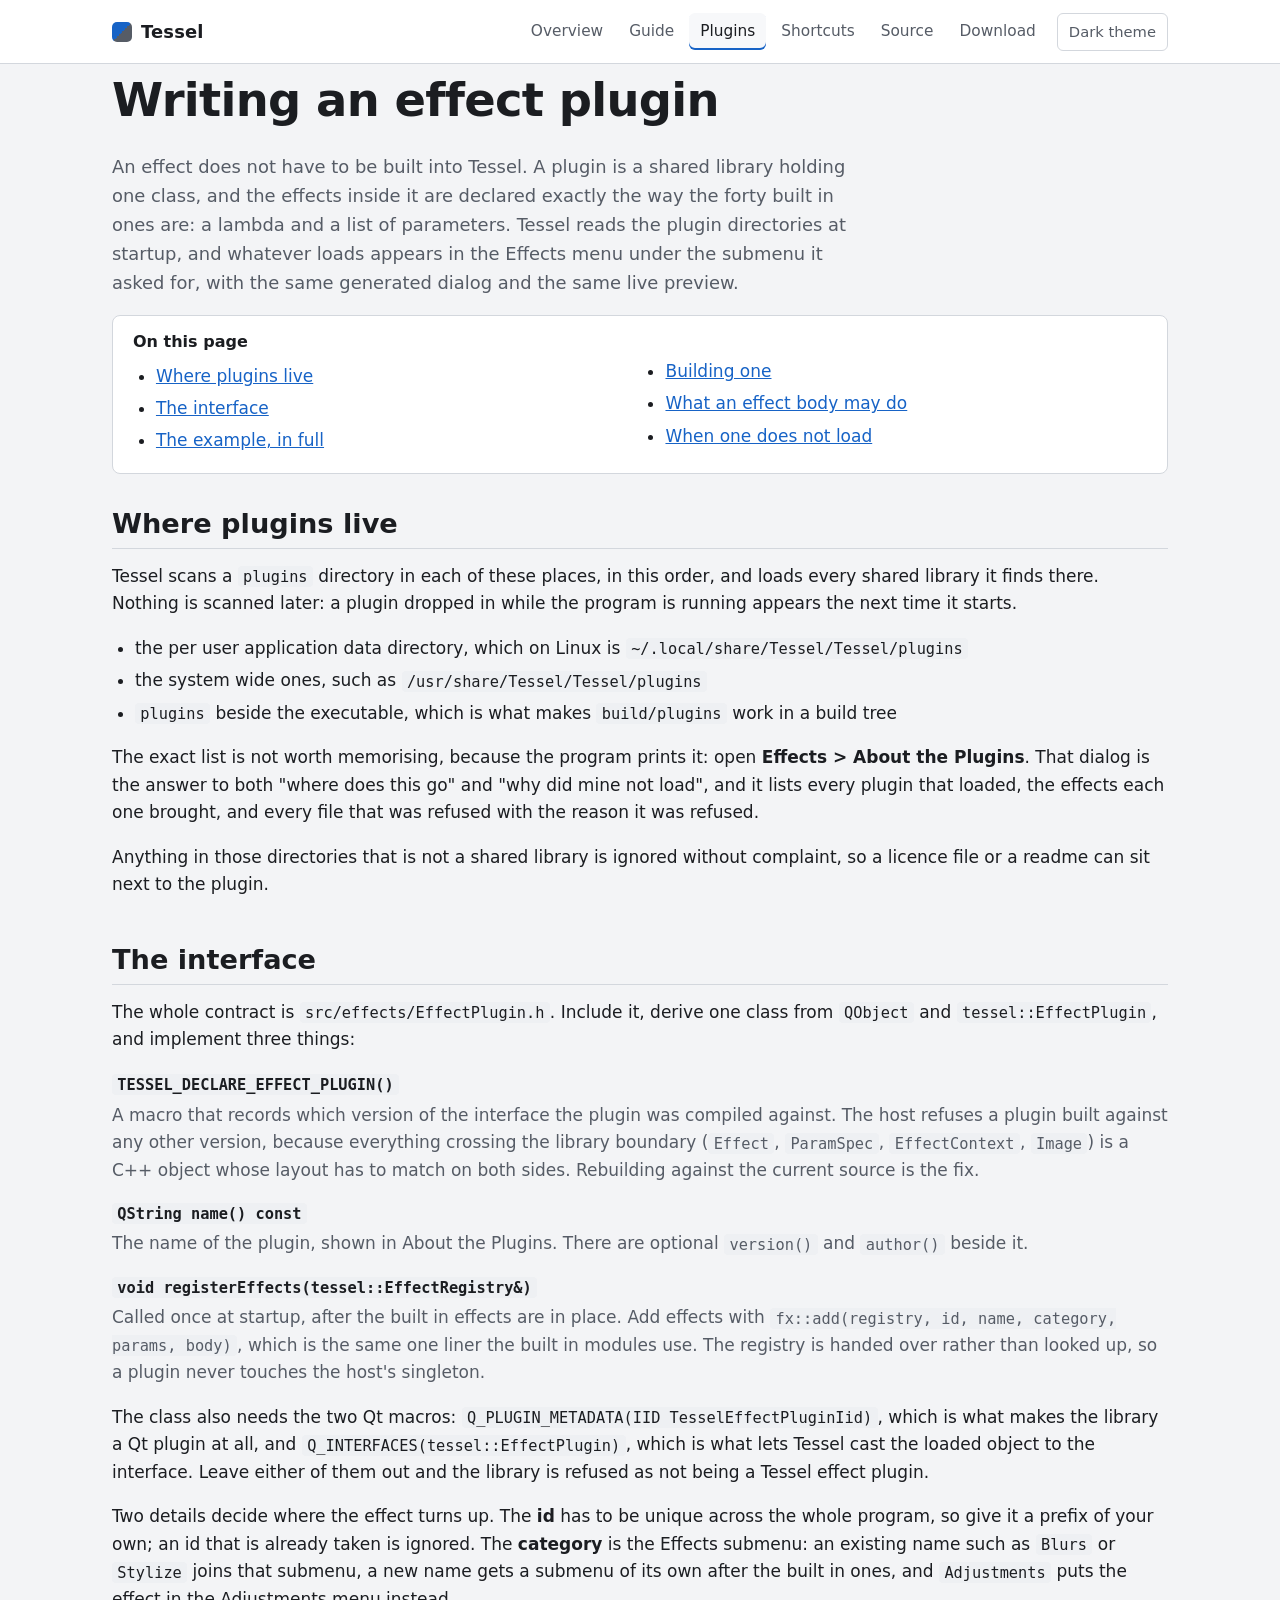
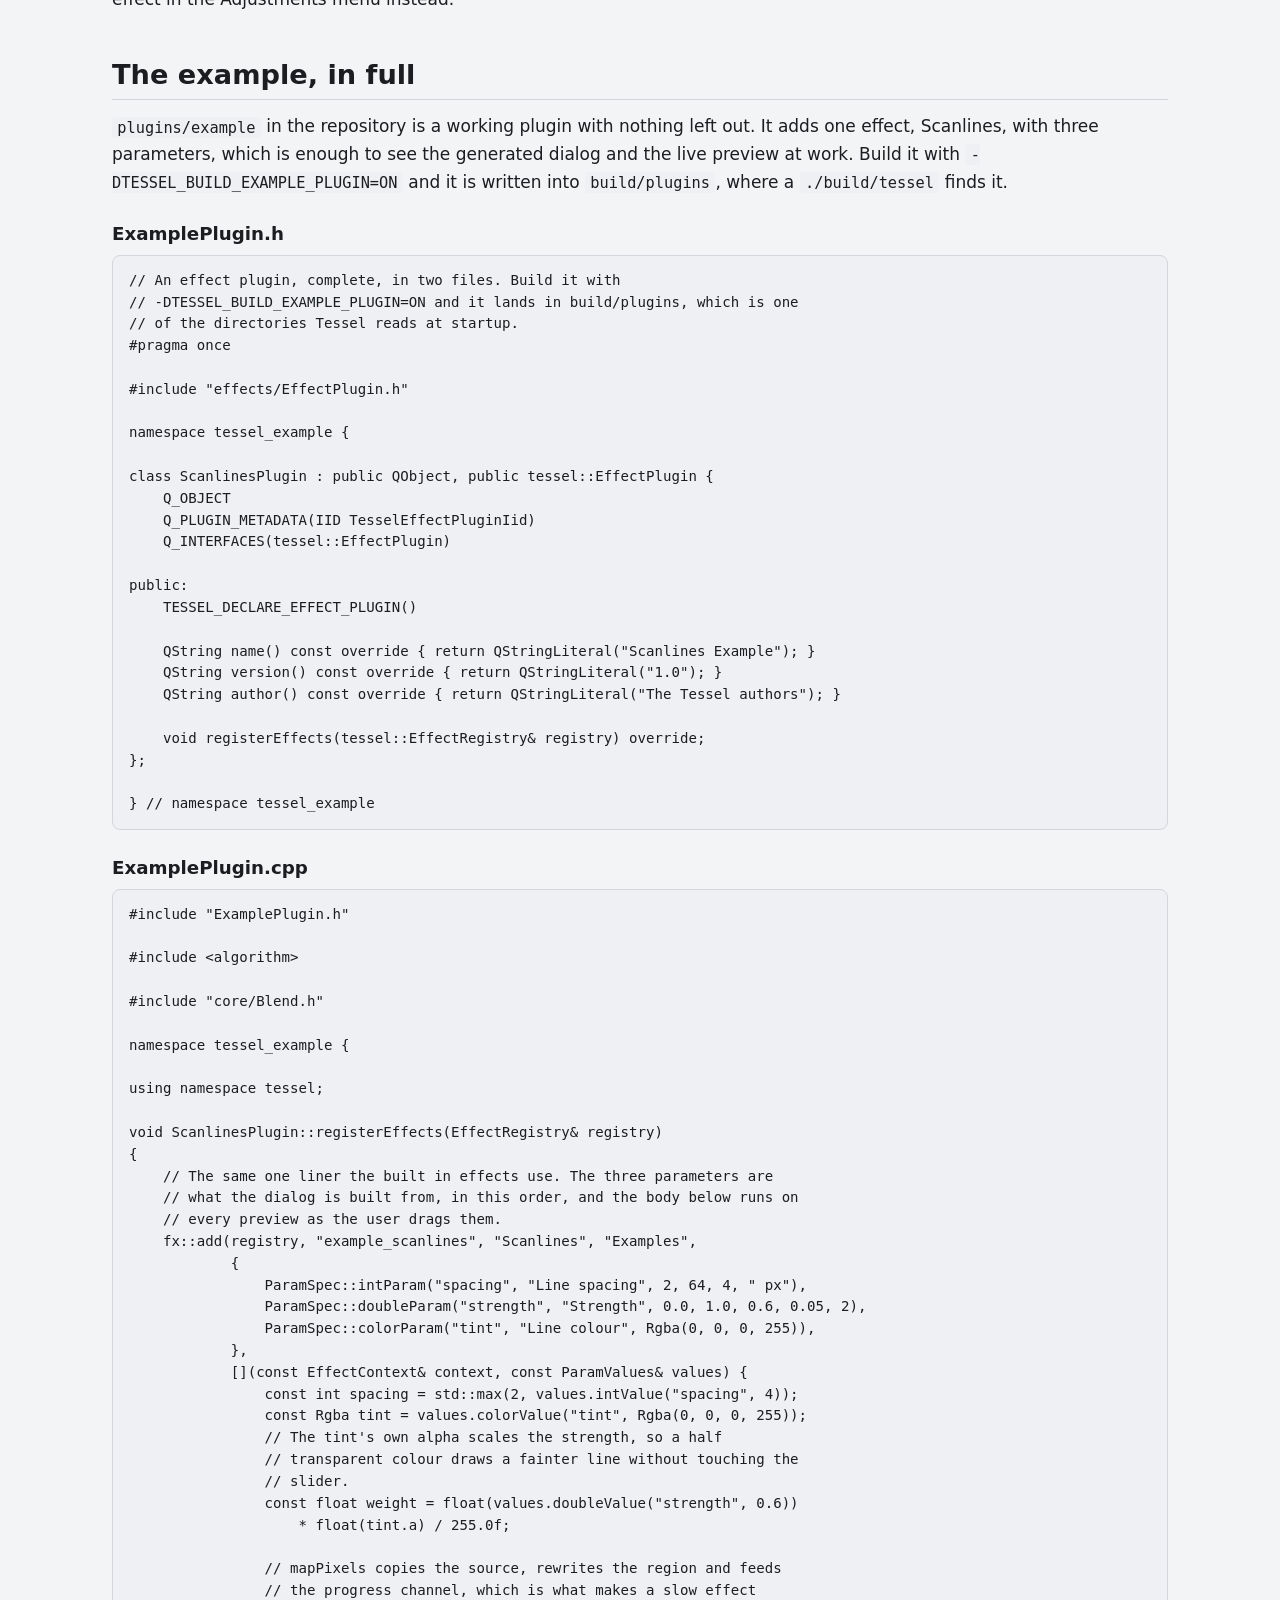
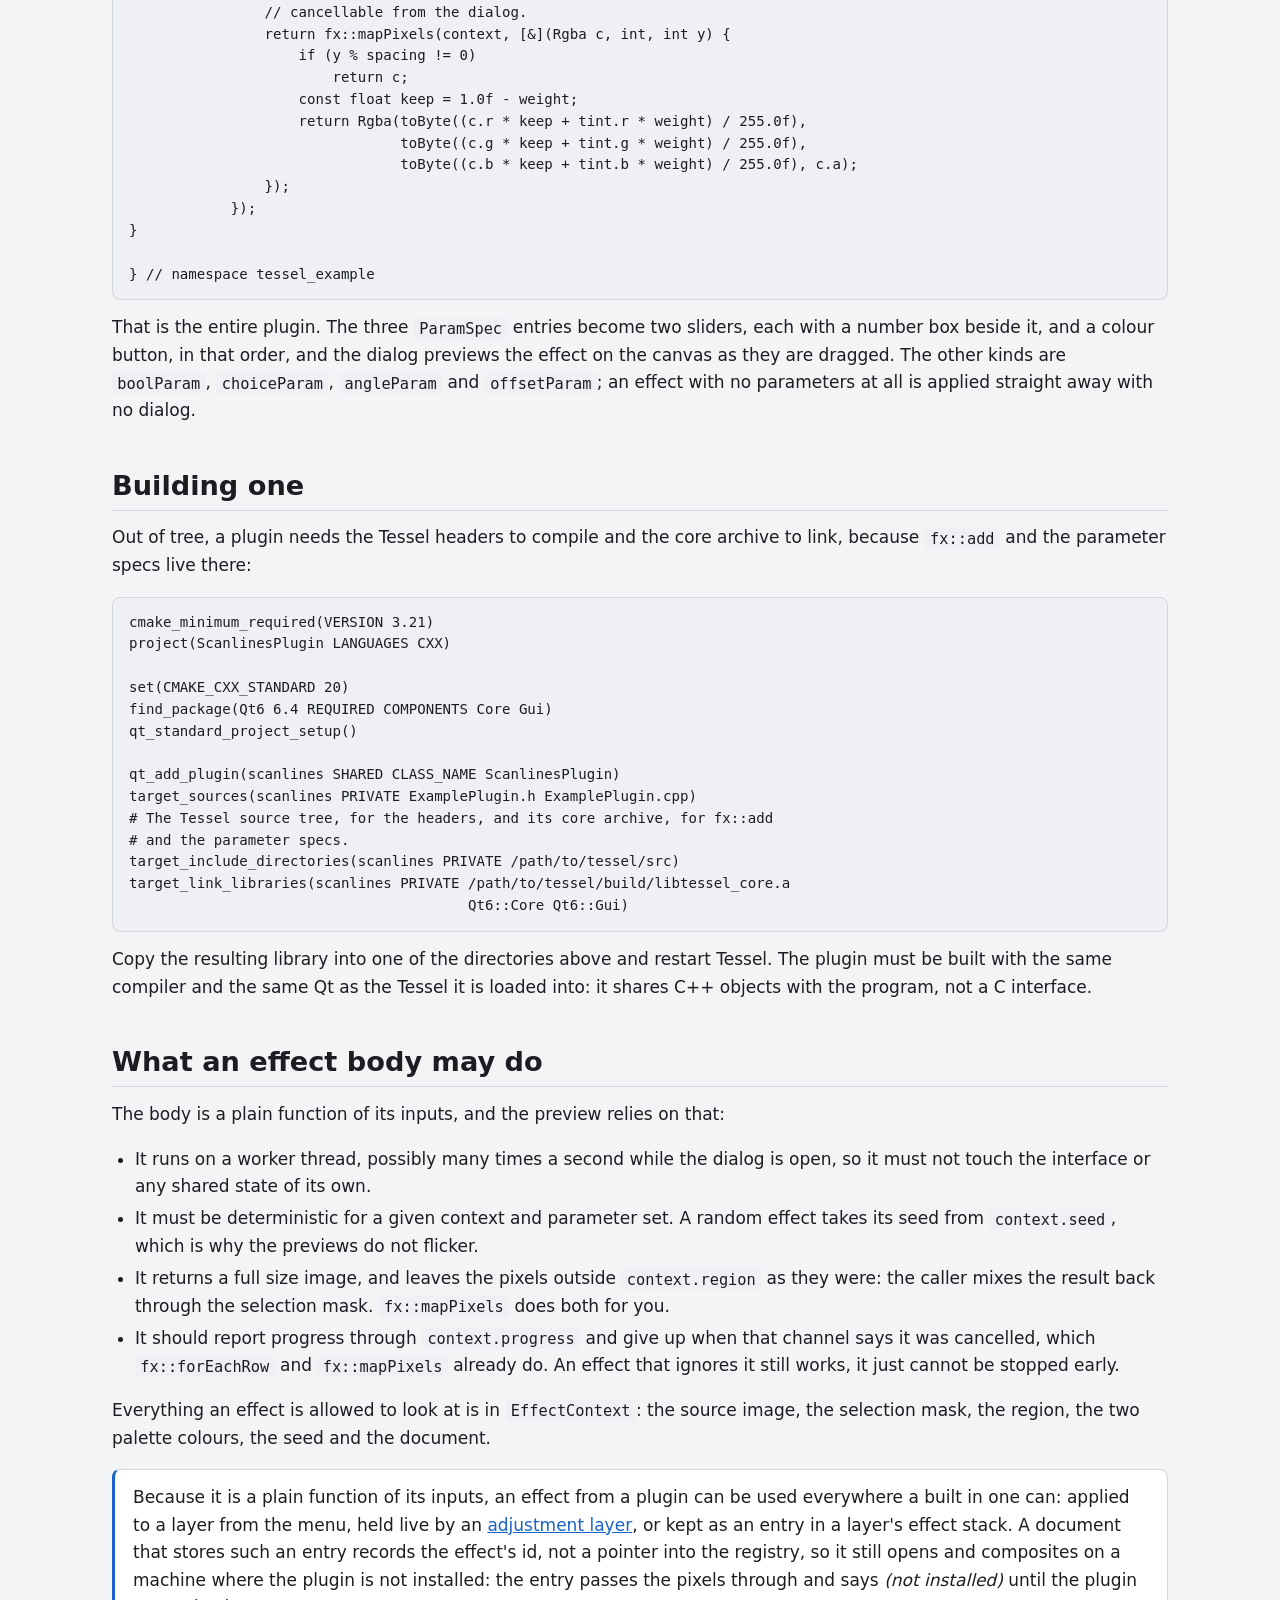
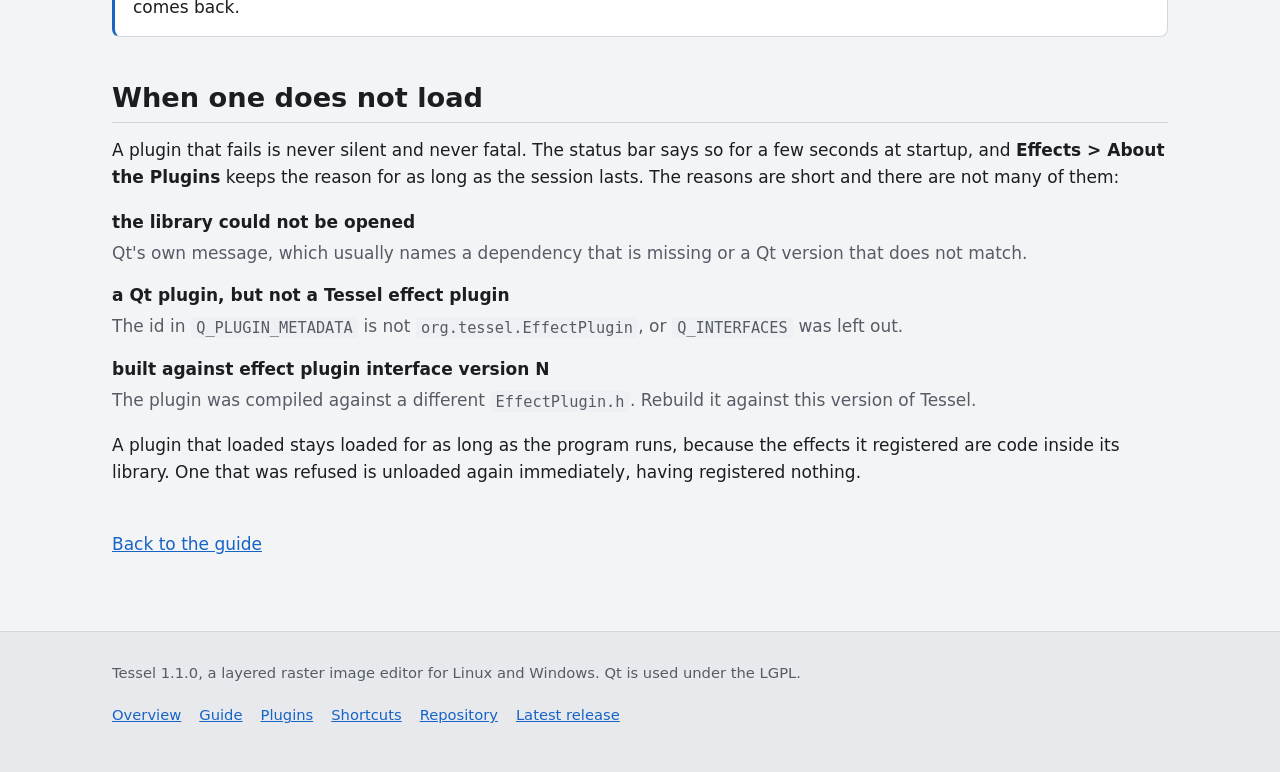
<file: docs/plugins.html>
<!DOCTYPE html>
<html lang="en">
<head>
<meta charset="utf-8">
<meta name="viewport" content="width=device-width, initial-scale=1">
<title>Plugins - Tessel</title>
<meta name="description" content="How to write, build and install a Tessel effect plugin: the plugin interface, the directories that are scanned at startup, and a worked example with its source.">
<link rel="icon" href="data:image/svg+xml,%3Csvg xmlns='http://www.w3.org/2000/svg' viewBox='0 0 16 16'%3E%3Crect width='16' height='16' rx='4' fill='%233d8bfd'/%3E%3Cpath d='M3 11h10v2H3z' fill='%23e6e8eb'/%3E%3C/svg%3E">
<link rel="stylesheet" href="style.css">
<script src="theme.js"></script>
</head>
<body>
<a class="skip" href="#main">Skip to the content</a>

<header class="site-header">
  <div class="wrap">
    <a class="brand" href="index.html"><span class="brand-mark" aria-hidden="true"></span>Tessel</a>
    <nav class="site-nav" aria-label="Documentation">
      <ul>
        <li><a href="index.html">Overview</a></li>
        <li><a href="guide.html">Guide</a></li>
        <li><a href="plugins.html" aria-current="page">Plugins</a></li>
        <li><a href="shortcuts.html">Shortcuts</a></li>
        <li><a href="https://github.com/ExPikaPaka/tessel">Source</a></li>
        <li><a href="https://github.com/ExPikaPaka/tessel/releases/latest">Download</a></li>
      </ul>
    </nav>
  </div>
</header>

<main id="main">
<div class="wrap">

  <h1>Writing an effect plugin</h1>
  <p class="lede">An effect does not have to be built into Tessel. A plugin is a shared
    library holding one class, and the effects inside it are declared exactly the way the
    forty built in ones are: a lambda and a list of parameters. Tessel reads the plugin
    directories at startup, and whatever loads appears in the Effects menu under the
    submenu it asked for, with the same generated dialog and the same live preview.</p>

  <nav class="toc" aria-labelledby="toc-heading">
    <h2 id="toc-heading">On this page</h2>
    <ul>
      <li><a href="#where">Where plugins live</a></li>
      <li><a href="#interface">The interface</a></li>
      <li><a href="#example">The example, in full</a></li>
      <li><a href="#building">Building one</a></li>
      <li><a href="#rules">What an effect body may do</a></li>
      <li><a href="#trouble">When one does not load</a></li>
    </ul>
  </nav>

  <section id="where">
    <h2>Where plugins live</h2>
    <p>Tessel scans a <code>plugins</code> directory in each of these places, in this order,
      and loads every shared library it finds there. Nothing is scanned later: a plugin
      dropped in while the program is running appears the next time it starts.</p>
    <ul>
      <li>the per user application data directory, which on Linux is
        <code>~/.local/share/Tessel/Tessel/plugins</code></li>
      <li>the system wide ones, such as <code>/usr/share/Tessel/Tessel/plugins</code></li>
      <li><code>plugins</code> beside the executable, which is what makes
        <code>build/plugins</code> work in a build tree</li>
    </ul>
    <p>The exact list is not worth memorising, because the program prints it: open
      <strong>Effects &gt; About the Plugins</strong>. That dialog is the answer to both
      "where does this go" and "why did mine not load", and it lists every plugin that
      loaded, the effects each one brought, and every file that was refused with the reason
      it was refused.</p>
    <p>Anything in those directories that is not a shared library is ignored without
      complaint, so a licence file or a readme can sit next to the plugin.</p>
  </section>

  <section id="interface">
    <h2>The interface</h2>
    <p>The whole contract is <code>src/effects/EffectPlugin.h</code>. Include it, derive one
      class from <code>QObject</code> and <code>tessel::EffectPlugin</code>, and implement
      three things:</p>
    <dl class="defs">
      <dt><code>TESSEL_DECLARE_EFFECT_PLUGIN()</code></dt>
      <dd>A macro that records which version of the interface the plugin was compiled
        against. The host refuses a plugin built against any other version, because
        everything crossing the library boundary (<code>Effect</code>,
        <code>ParamSpec</code>, <code>EffectContext</code>, <code>Image</code>) is a C++
        object whose layout has to match on both sides. Rebuilding against the current
        source is the fix.</dd>
      <dt><code>QString name() const</code></dt>
      <dd>The name of the plugin, shown in About the Plugins. There are optional
        <code>version()</code> and <code>author()</code> beside it.</dd>
      <dt><code>void registerEffects(tessel::EffectRegistry&amp;)</code></dt>
      <dd>Called once at startup, after the built in effects are in place. Add effects with
        <code>fx::add(registry, id, name, category, params, body)</code>, which is the same
        one liner the built in modules use. The registry is handed over rather than looked
        up, so a plugin never touches the host's singleton.</dd>
    </dl>
    <p>The class also needs the two Qt macros: <code>Q_PLUGIN_METADATA(IID
      TesselEffectPluginIid)</code>, which is what makes the library a Qt plugin at all,
      and <code>Q_INTERFACES(tessel::EffectPlugin)</code>, which is what lets Tessel cast
      the loaded object to the interface. Leave either of them out and the library is
      refused as not being a Tessel effect plugin.</p>
    <p>Two details decide where the effect turns up. The <strong>id</strong> has to be unique
      across the whole program, so give it a prefix of your own; an id that is already taken
      is ignored. The <strong>category</strong> is the Effects submenu: an existing name such
      as <code>Blurs</code> or <code>Stylize</code> joins that submenu, a new name gets a
      submenu of its own after the built in ones, and <code>Adjustments</code> puts the
      effect in the Adjustments menu instead.</p>
  </section>

  <section id="example">
    <h2>The example, in full</h2>
    <p><code>plugins/example</code> in the repository is a working plugin with nothing left
      out. It adds one effect, Scanlines, with three parameters, which is enough to see the
      generated dialog and the live preview at work. Build it with
      <code>-DTESSEL_BUILD_EXAMPLE_PLUGIN=ON</code> and it is written into
      <code>build/plugins</code>, where a <code>./build/tessel</code> finds it.</p>
    <h3>ExamplePlugin.h</h3>
<pre><code>// An effect plugin, complete, in two files. Build it with
// -DTESSEL_BUILD_EXAMPLE_PLUGIN=ON and it lands in build/plugins, which is one
// of the directories Tessel reads at startup.
#pragma once

#include "effects/EffectPlugin.h"

namespace tessel_example {

class ScanlinesPlugin : public QObject, public tessel::EffectPlugin {
    Q_OBJECT
    Q_PLUGIN_METADATA(IID TesselEffectPluginIid)
    Q_INTERFACES(tessel::EffectPlugin)

public:
    TESSEL_DECLARE_EFFECT_PLUGIN()

    QString name() const override { return QStringLiteral("Scanlines Example"); }
    QString version() const override { return QStringLiteral("1.0"); }
    QString author() const override { return QStringLiteral("The Tessel authors"); }

    void registerEffects(tessel::EffectRegistry&amp; registry) override;
};

} // namespace tessel_example</code></pre>
    <h3>ExamplePlugin.cpp</h3>
<pre><code>#include "ExamplePlugin.h"

#include &lt;algorithm&gt;

#include "core/Blend.h"

namespace tessel_example {

using namespace tessel;

void ScanlinesPlugin::registerEffects(EffectRegistry&amp; registry)
{
    // The same one liner the built in effects use. The three parameters are
    // what the dialog is built from, in this order, and the body below runs on
    // every preview as the user drags them.
    fx::add(registry, "example_scanlines", "Scanlines", "Examples",
            {
                ParamSpec::intParam("spacing", "Line spacing", 2, 64, 4, " px"),
                ParamSpec::doubleParam("strength", "Strength", 0.0, 1.0, 0.6, 0.05, 2),
                ParamSpec::colorParam("tint", "Line colour", Rgba(0, 0, 0, 255)),
            },
            [](const EffectContext&amp; context, const ParamValues&amp; values) {
                const int spacing = std::max(2, values.intValue("spacing", 4));
                const Rgba tint = values.colorValue("tint", Rgba(0, 0, 0, 255));
                // The tint's own alpha scales the strength, so a half
                // transparent colour draws a fainter line without touching the
                // slider.
                const float weight = float(values.doubleValue("strength", 0.6))
                    * float(tint.a) / 255.0f;

                // mapPixels copies the source, rewrites the region and feeds
                // the progress channel, which is what makes a slow effect
                // cancellable from the dialog.
                return fx::mapPixels(context, [&amp;](Rgba c, int, int y) {
                    if (y % spacing != 0)
                        return c;
                    const float keep = 1.0f - weight;
                    return Rgba(toByte((c.r * keep + tint.r * weight) / 255.0f),
                                toByte((c.g * keep + tint.g * weight) / 255.0f),
                                toByte((c.b * keep + tint.b * weight) / 255.0f), c.a);
                });
            });
}

} // namespace tessel_example</code></pre>
    <p>That is the entire plugin. The three <code>ParamSpec</code> entries become two
      sliders, each with a number box beside it, and a colour button, in that order, and the
      dialog previews the effect on the canvas as they are dragged. The other kinds are
      <code>boolParam</code>, <code>choiceParam</code>, <code>angleParam</code> and
      <code>offsetParam</code>; an effect with no parameters at all is applied straight away
      with no dialog.</p>
  </section>

  <section id="building">
    <h2>Building one</h2>
    <p>Out of tree, a plugin needs the Tessel headers to compile and the core archive to
      link, because <code>fx::add</code> and the parameter specs live there:</p>
<pre><code>cmake_minimum_required(VERSION 3.21)
project(ScanlinesPlugin LANGUAGES CXX)

set(CMAKE_CXX_STANDARD 20)
find_package(Qt6 6.4 REQUIRED COMPONENTS Core Gui)
qt_standard_project_setup()

qt_add_plugin(scanlines SHARED CLASS_NAME ScanlinesPlugin)
target_sources(scanlines PRIVATE ExamplePlugin.h ExamplePlugin.cpp)
# The Tessel source tree, for the headers, and its core archive, for fx::add
# and the parameter specs.
target_include_directories(scanlines PRIVATE /path/to/tessel/src)
target_link_libraries(scanlines PRIVATE /path/to/tessel/build/libtessel_core.a
                                        Qt6::Core Qt6::Gui)</code></pre>
    <p>Copy the resulting library into one of the directories above and restart Tessel. The
      plugin must be built with the same compiler and the same Qt as the Tessel it is loaded
      into: it shares C++ objects with the program, not a C interface.</p>
  </section>

  <section id="rules">
    <h2>What an effect body may do</h2>
    <p>The body is a plain function of its inputs, and the preview relies on that:</p>
    <ul>
      <li>It runs on a worker thread, possibly many times a second while the dialog is open,
        so it must not touch the interface or any shared state of its own.</li>
      <li>It must be deterministic for a given context and parameter set. A random effect
        takes its seed from <code>context.seed</code>, which is why the previews do not
        flicker.</li>
      <li>It returns a full size image, and leaves the pixels outside
        <code>context.region</code> as they were: the caller mixes the result back through
        the selection mask. <code>fx::mapPixels</code> does both for you.</li>
      <li>It should report progress through <code>context.progress</code> and give up when
        that channel says it was cancelled, which <code>fx::forEachRow</code> and
        <code>fx::mapPixels</code> already do. An effect that ignores it still works, it just
        cannot be stopped early.</li>
    </ul>
    <p>Everything an effect is allowed to look at is in <code>EffectContext</code>: the source
      image, the selection mask, the region, the two palette colours, the seed and the
      document.</p>
    <div class="note">
      <p>Because it is a plain function of its inputs, an effect from a plugin can be used
        everywhere a built in one can: applied to a layer from the menu, held live by an
        <a href="guide.html#nondestructive">adjustment layer</a>, or kept as an entry in a
        layer's effect stack. A document that stores such an entry records the effect's id,
        not a pointer into the registry, so it still opens and composites on a machine where
        the plugin is not installed: the entry passes the pixels through and says
        <em>(not installed)</em> until the plugin comes back.</p>
    </div>
  </section>

  <section id="trouble">
    <h2>When one does not load</h2>
    <p>A plugin that fails is never silent and never fatal. The status bar says so for a
      few seconds at startup, and <strong>Effects &gt; About the Plugins</strong> keeps the
      reason for as long as the session lasts. The reasons are short and there are not many
      of them:</p>
    <dl class="defs">
      <dt>the library could not be opened</dt>
      <dd>Qt's own message, which usually names a dependency that is missing or a Qt version
        that does not match.</dd>
      <dt>a Qt plugin, but not a Tessel effect plugin</dt>
      <dd>The id in <code>Q_PLUGIN_METADATA</code> is not
        <code>org.tessel.EffectPlugin</code>, or <code>Q_INTERFACES</code> was left out.</dd>
      <dt>built against effect plugin interface version N</dt>
      <dd>The plugin was compiled against a different <code>EffectPlugin.h</code>. Rebuild
        it against this version of Tessel.</dd>
    </dl>
    <p>A plugin that loaded stays loaded for as long as the program runs, because the effects
      it registered are code inside its library. One that was refused is unloaded again
      immediately, having registered nothing.</p>
  </section>

  <p><a href="guide.html">Back to the guide</a></p>

</div>
</main>

<footer class="site-footer">
  <div class="wrap">
    <p>Tessel 1.1.0, a layered raster image editor for Linux and Windows. Qt is used under the LGPL.</p>
    <ul>
      <li><a href="index.html">Overview</a></li>
      <li><a href="guide.html">Guide</a></li>
      <li><a href="plugins.html">Plugins</a></li>
      <li><a href="shortcuts.html">Shortcuts</a></li>
      <li><a href="https://github.com/ExPikaPaka/tessel">Repository</a></li>
      <li><a href="https://github.com/ExPikaPaka/tessel/releases/latest">Latest release</a></li>
    </ul>
  </div>
</footer>

</body>
</html>
</file>
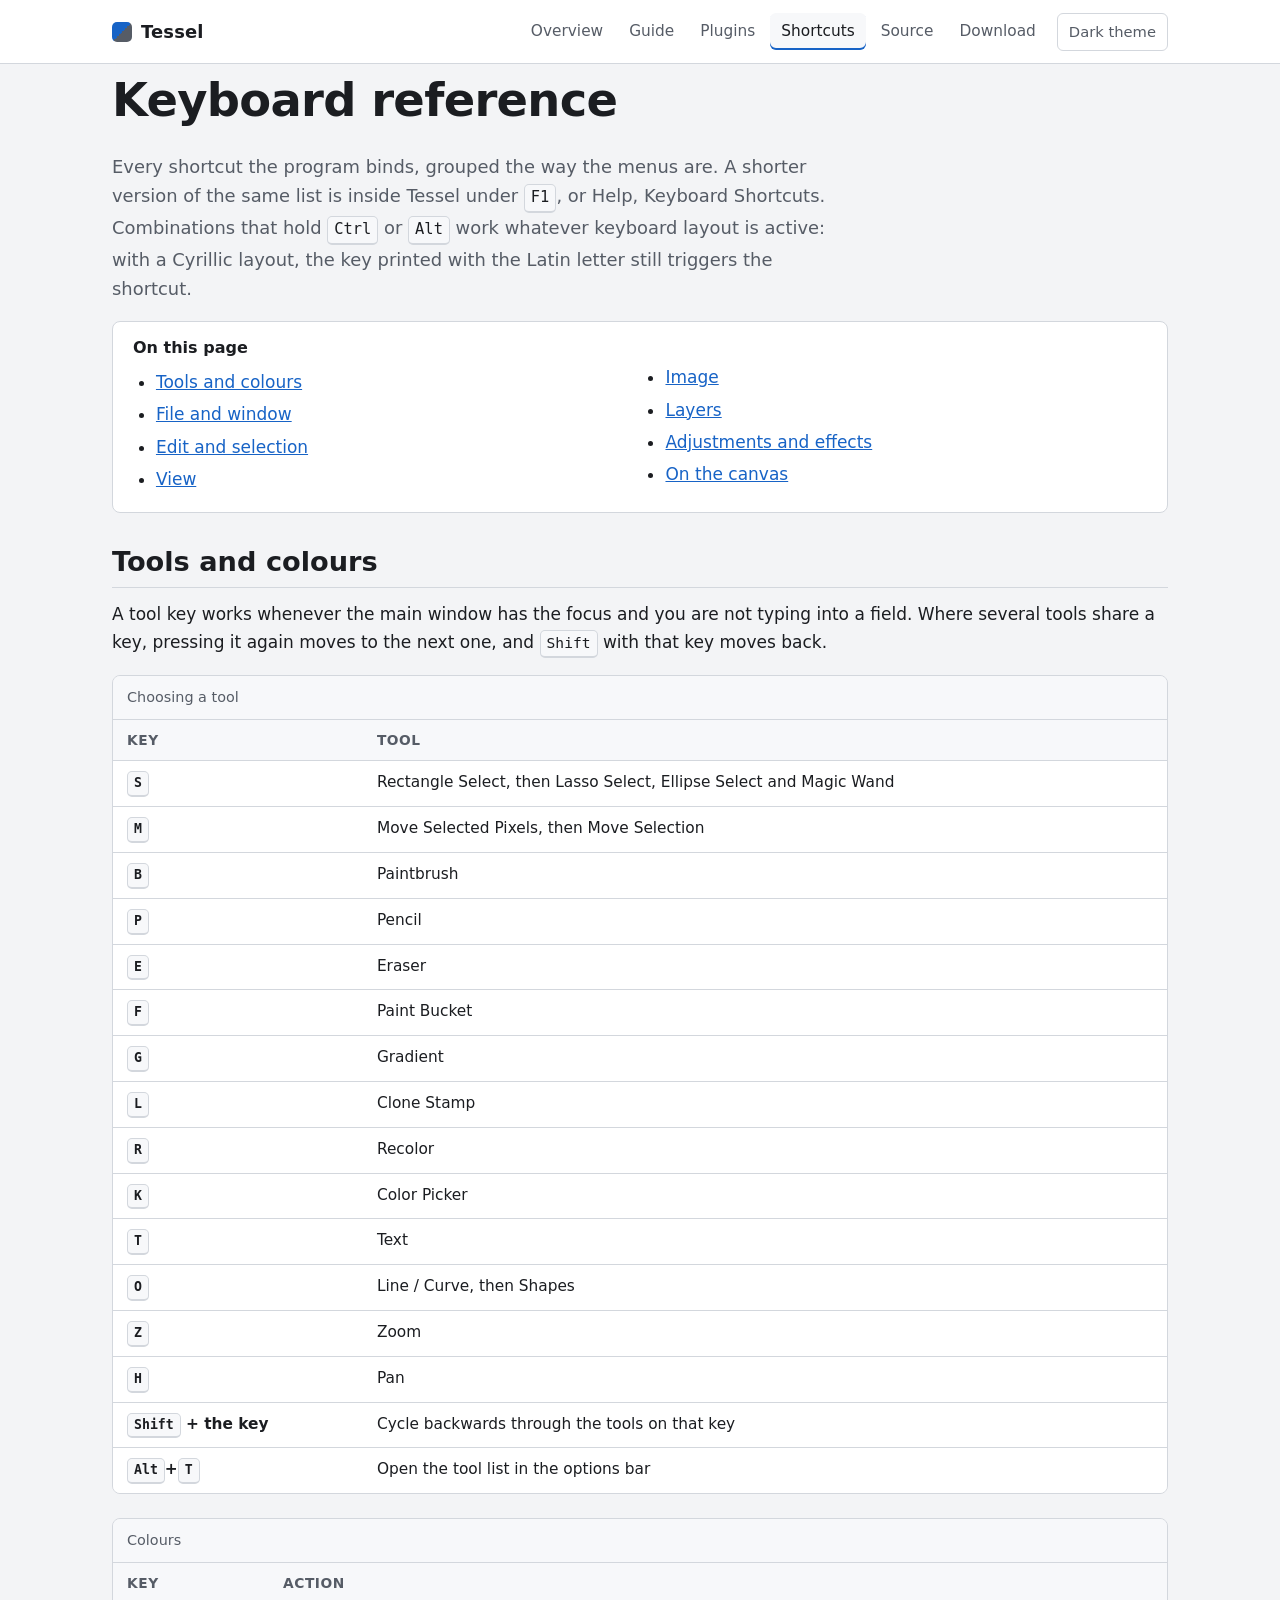
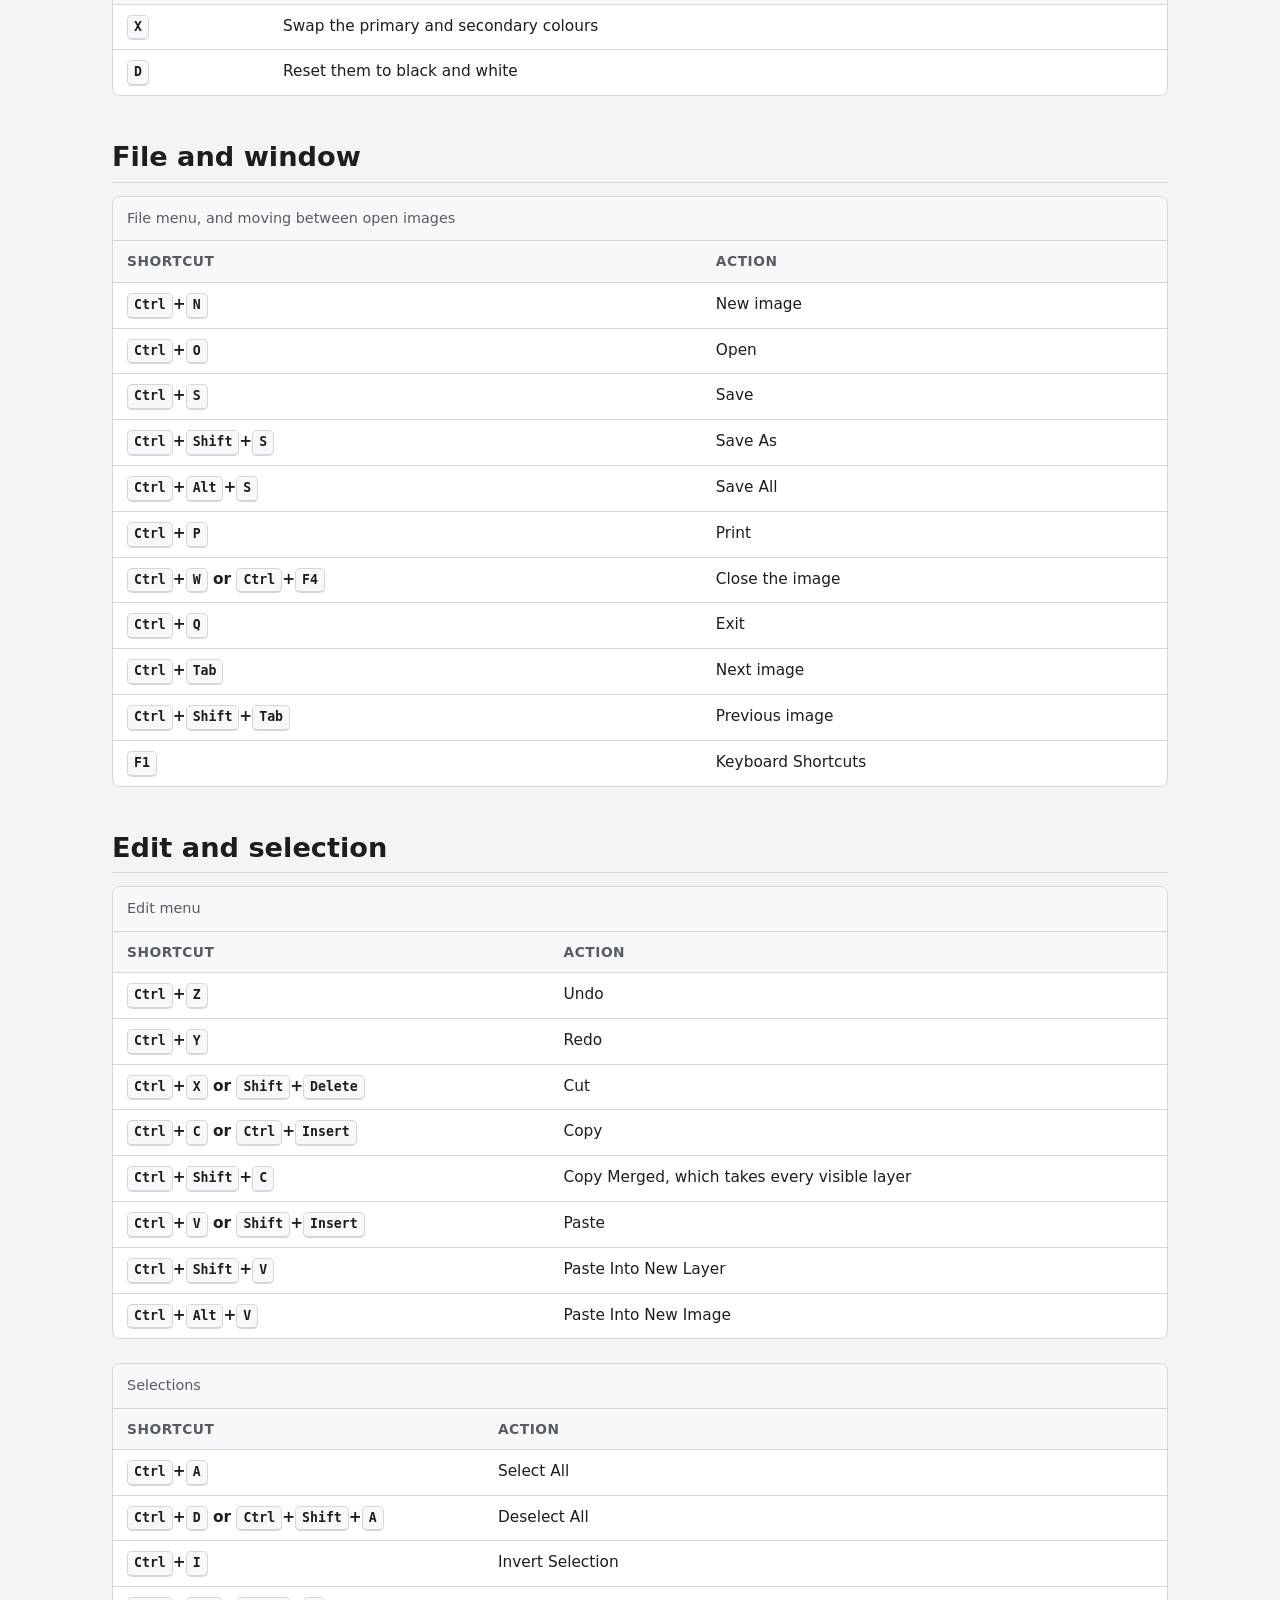
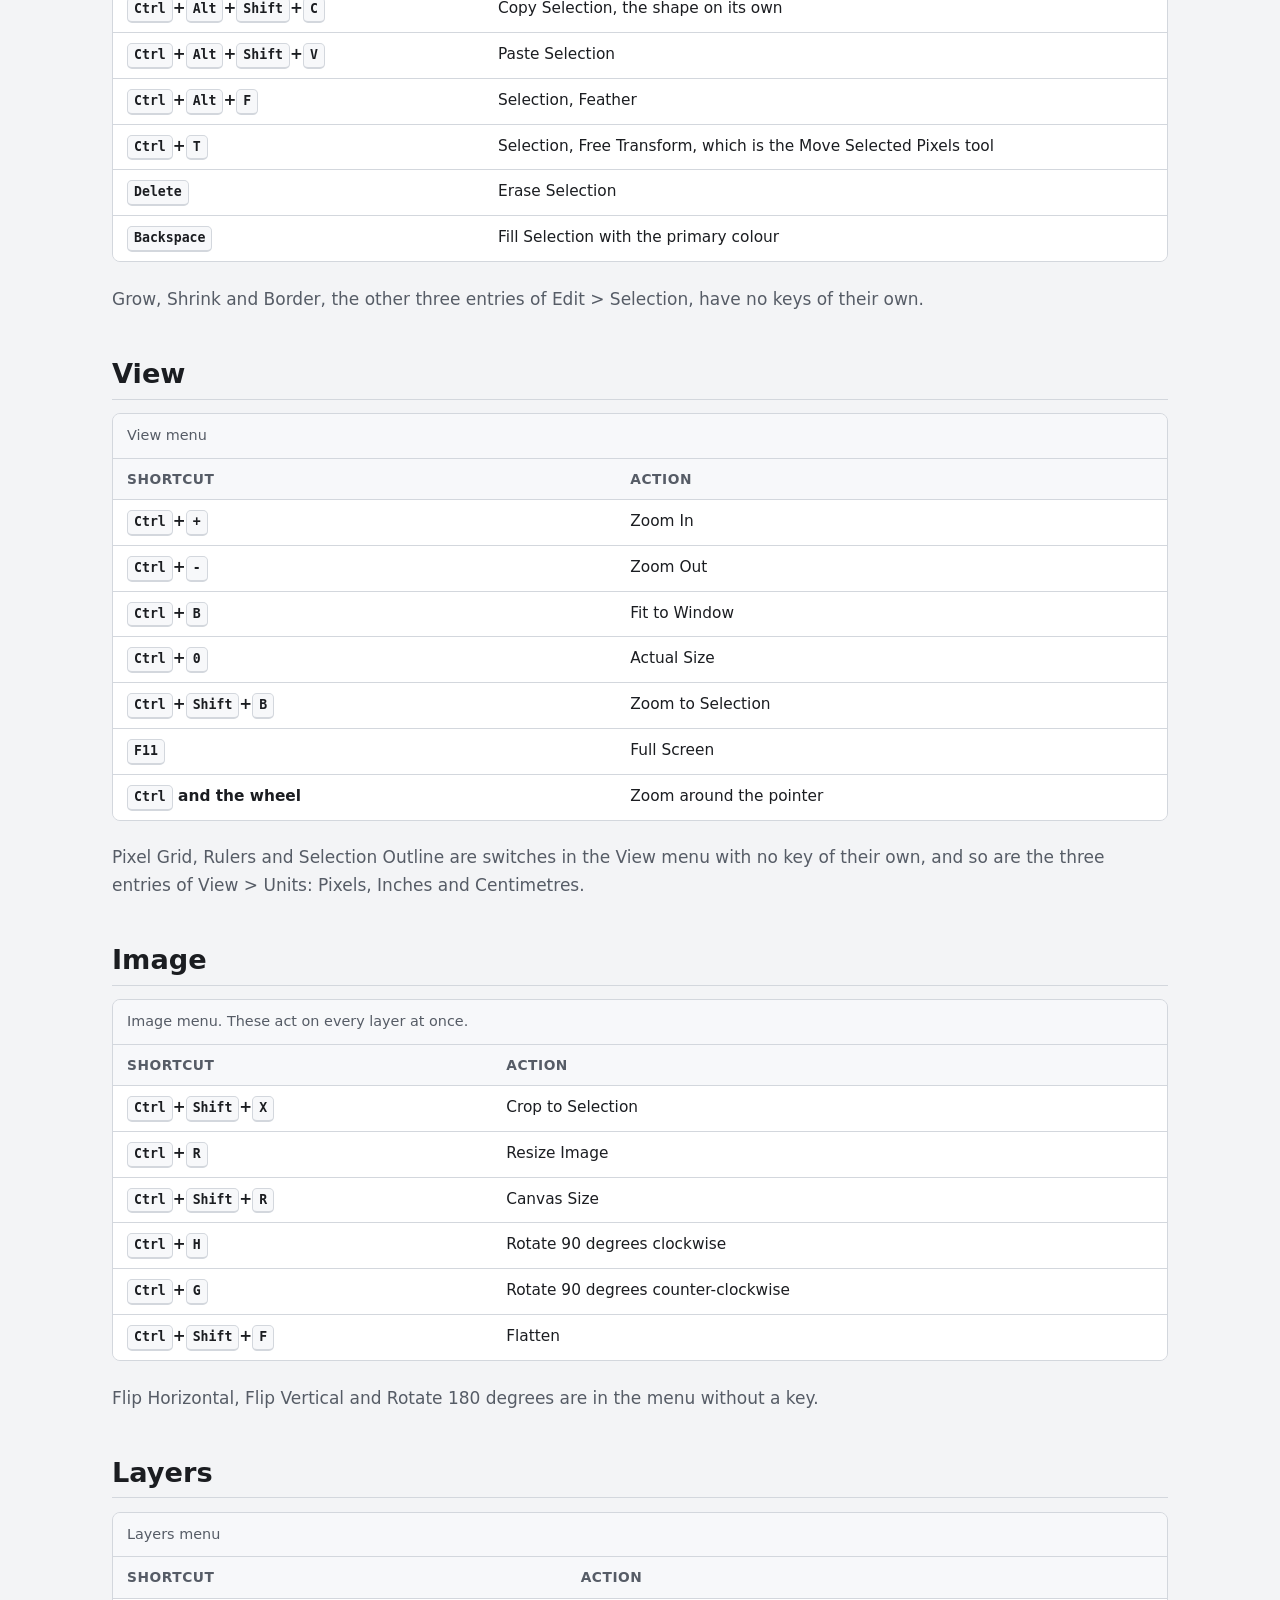
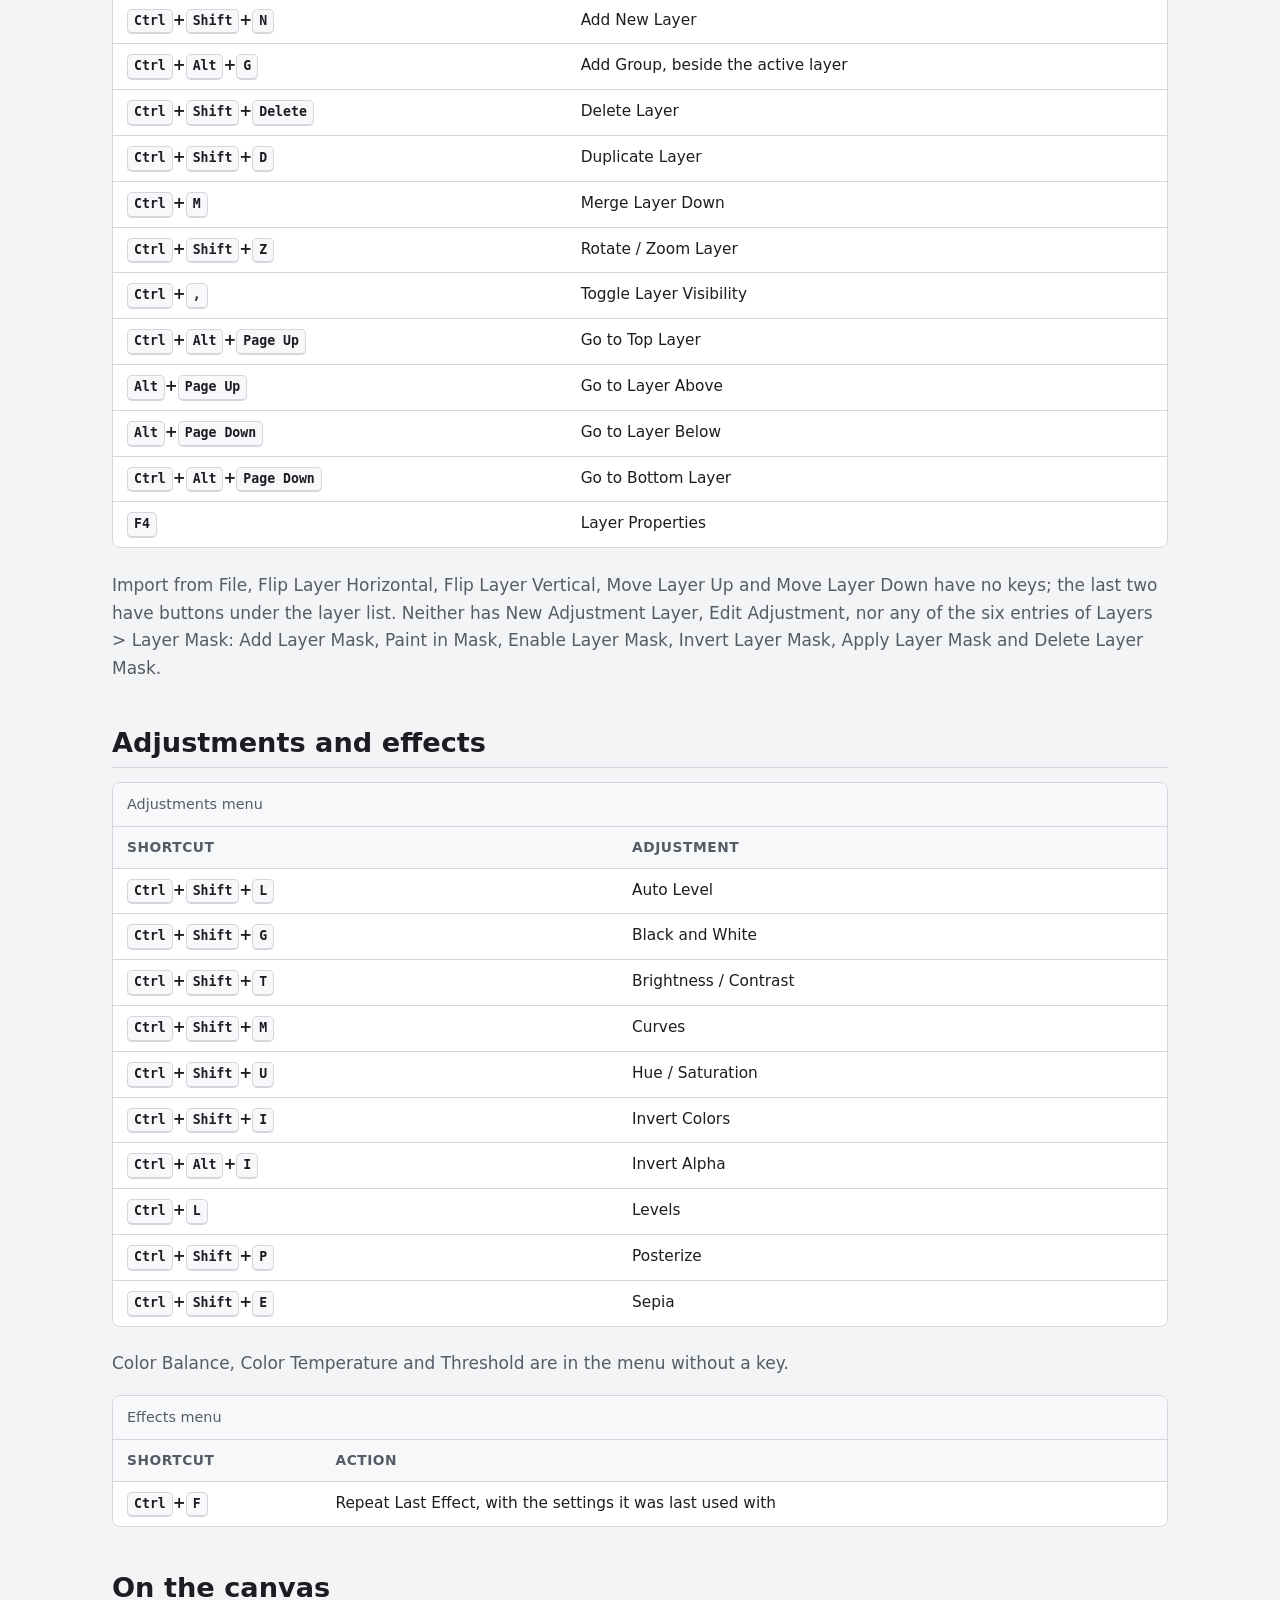
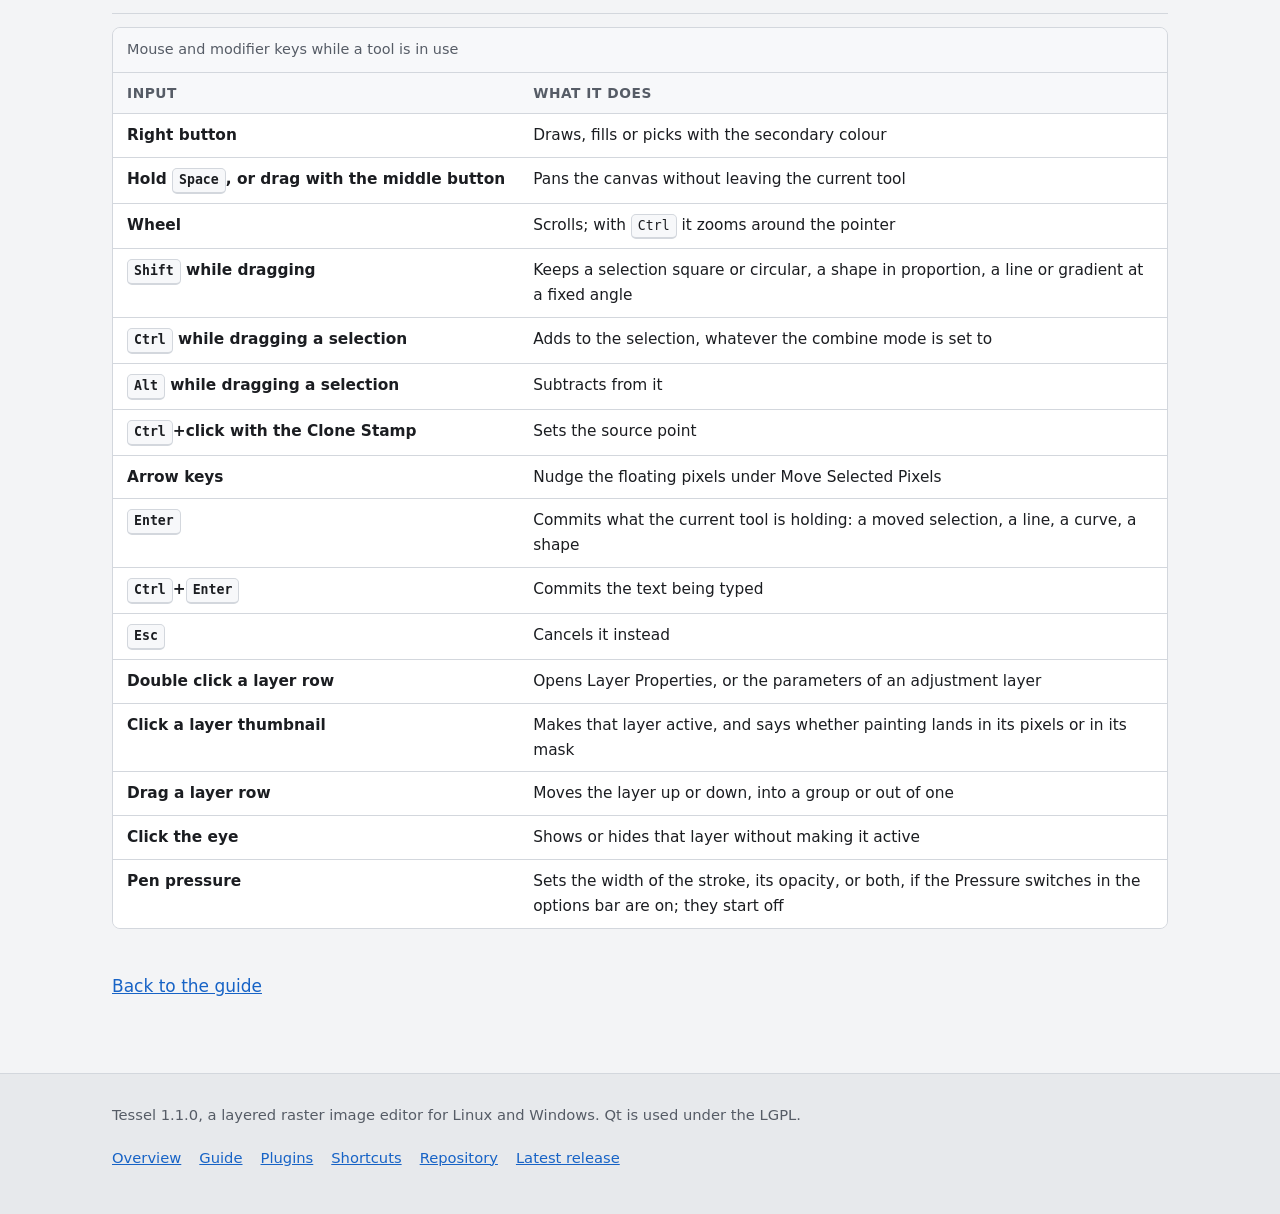
<file: docs/shortcuts.html>
<!DOCTYPE html>
<html lang="en">
<head>
<meta charset="utf-8">
<meta name="viewport" content="width=device-width, initial-scale=1">
<title>Keyboard reference - Tessel</title>
<meta name="description" content="Every keyboard shortcut in Tessel: tools, file and edit, selections, view, image, layers, adjustments and effects, and what the mouse does on the canvas.">
<link rel="icon" href="data:image/svg+xml,%3Csvg xmlns='http://www.w3.org/2000/svg' viewBox='0 0 16 16'%3E%3Crect width='16' height='16' rx='4' fill='%233d8bfd'/%3E%3Cpath d='M3 11h10v2H3z' fill='%23e6e8eb'/%3E%3C/svg%3E">
<link rel="stylesheet" href="style.css">
<script src="theme.js"></script>
</head>
<body>
<a class="skip" href="#main">Skip to the content</a>

<header class="site-header">
  <div class="wrap">
    <a class="brand" href="index.html"><span class="brand-mark" aria-hidden="true"></span>Tessel</a>
    <nav class="site-nav" aria-label="Documentation">
      <ul>
        <li><a href="index.html">Overview</a></li>
        <li><a href="guide.html">Guide</a></li>
        <li><a href="plugins.html">Plugins</a></li>
        <li><a href="shortcuts.html" aria-current="page">Shortcuts</a></li>
        <li><a href="https://github.com/ExPikaPaka/tessel">Source</a></li>
        <li><a href="https://github.com/ExPikaPaka/tessel/releases/latest">Download</a></li>
      </ul>
    </nav>
  </div>
</header>

<main id="main">
<div class="wrap">

  <h1>Keyboard reference</h1>
  <p class="lede">Every shortcut the program binds, grouped the way the menus are. A shorter
    version of the same list is inside Tessel under <kbd>F1</kbd>, or Help, Keyboard
    Shortcuts. Combinations that hold <kbd>Ctrl</kbd> or <kbd>Alt</kbd> work whatever keyboard
    layout is active: with a Cyrillic layout, the key printed with the Latin letter still
    triggers the shortcut.</p>

  <nav class="toc" aria-labelledby="toc-heading">
    <h2 id="toc-heading">On this page</h2>
    <ul>
      <li><a href="#tools">Tools and colours</a></li>
      <li><a href="#file">File and window</a></li>
      <li><a href="#edit">Edit and selection</a></li>
      <li><a href="#view">View</a></li>
      <li><a href="#image">Image</a></li>
      <li><a href="#layers">Layers</a></li>
      <li><a href="#adjustments">Adjustments and effects</a></li>
      <li><a href="#canvas">On the canvas</a></li>
    </ul>
  </nav>

  <section id="tools">
    <h2>Tools and colours</h2>
    <p>A tool key works whenever the main window has the focus and you are not typing into a
      field. Where several tools share a key, pressing it again moves to the next one, and
      <kbd>Shift</kbd> with that key moves back.</p>
    <div class="table-scroll">
      <table>
        <caption>Choosing a tool</caption>
        <thead>
          <tr><th scope="col">Key</th><th scope="col">Tool</th></tr>
        </thead>
        <tbody>
          <tr><th scope="row" class="keys"><kbd>S</kbd></th><td>Rectangle Select, then Lasso Select, Ellipse Select and Magic Wand</td></tr>
          <tr><th scope="row" class="keys"><kbd>M</kbd></th><td>Move Selected Pixels, then Move Selection</td></tr>
          <tr><th scope="row" class="keys"><kbd>B</kbd></th><td>Paintbrush</td></tr>
          <tr><th scope="row" class="keys"><kbd>P</kbd></th><td>Pencil</td></tr>
          <tr><th scope="row" class="keys"><kbd>E</kbd></th><td>Eraser</td></tr>
          <tr><th scope="row" class="keys"><kbd>F</kbd></th><td>Paint Bucket</td></tr>
          <tr><th scope="row" class="keys"><kbd>G</kbd></th><td>Gradient</td></tr>
          <tr><th scope="row" class="keys"><kbd>L</kbd></th><td>Clone Stamp</td></tr>
          <tr><th scope="row" class="keys"><kbd>R</kbd></th><td>Recolor</td></tr>
          <tr><th scope="row" class="keys"><kbd>K</kbd></th><td>Color Picker</td></tr>
          <tr><th scope="row" class="keys"><kbd>T</kbd></th><td>Text</td></tr>
          <tr><th scope="row" class="keys"><kbd>O</kbd></th><td>Line / Curve, then Shapes</td></tr>
          <tr><th scope="row" class="keys"><kbd>Z</kbd></th><td>Zoom</td></tr>
          <tr><th scope="row" class="keys"><kbd>H</kbd></th><td>Pan</td></tr>
          <tr><th scope="row" class="keys"><kbd>Shift</kbd> + the key</th><td>Cycle backwards through the tools on that key</td></tr>
          <tr><th scope="row" class="keys"><kbd>Alt</kbd>+<kbd>T</kbd></th><td>Open the tool list in the options bar</td></tr>
        </tbody>
      </table>
    </div>
    <div class="table-scroll">
      <table>
        <caption>Colours</caption>
        <thead>
          <tr><th scope="col">Key</th><th scope="col">Action</th></tr>
        </thead>
        <tbody>
          <tr><th scope="row" class="keys"><kbd>X</kbd></th><td>Swap the primary and secondary colours</td></tr>
          <tr><th scope="row" class="keys"><kbd>D</kbd></th><td>Reset them to black and white</td></tr>
        </tbody>
      </table>
    </div>
  </section>

  <section id="file">
    <h2>File and window</h2>
    <div class="table-scroll">
      <table>
        <caption>File menu, and moving between open images</caption>
        <thead>
          <tr><th scope="col">Shortcut</th><th scope="col">Action</th></tr>
        </thead>
        <tbody>
          <tr><th scope="row" class="keys"><kbd>Ctrl</kbd>+<kbd>N</kbd></th><td>New image</td></tr>
          <tr><th scope="row" class="keys"><kbd>Ctrl</kbd>+<kbd>O</kbd></th><td>Open</td></tr>
          <tr><th scope="row" class="keys"><kbd>Ctrl</kbd>+<kbd>S</kbd></th><td>Save</td></tr>
          <tr><th scope="row" class="keys"><kbd>Ctrl</kbd>+<kbd>Shift</kbd>+<kbd>S</kbd></th><td>Save As</td></tr>
          <tr><th scope="row" class="keys"><kbd>Ctrl</kbd>+<kbd>Alt</kbd>+<kbd>S</kbd></th><td>Save All</td></tr>
          <tr><th scope="row" class="keys"><kbd>Ctrl</kbd>+<kbd>P</kbd></th><td>Print</td></tr>
          <tr><th scope="row" class="keys"><kbd>Ctrl</kbd>+<kbd>W</kbd> or <kbd>Ctrl</kbd>+<kbd>F4</kbd></th><td>Close the image</td></tr>
          <tr><th scope="row" class="keys"><kbd>Ctrl</kbd>+<kbd>Q</kbd></th><td>Exit</td></tr>
          <tr><th scope="row" class="keys"><kbd>Ctrl</kbd>+<kbd>Tab</kbd></th><td>Next image</td></tr>
          <tr><th scope="row" class="keys"><kbd>Ctrl</kbd>+<kbd>Shift</kbd>+<kbd>Tab</kbd></th><td>Previous image</td></tr>
          <tr><th scope="row" class="keys"><kbd>F1</kbd></th><td>Keyboard Shortcuts</td></tr>
        </tbody>
      </table>
    </div>
  </section>

  <section id="edit">
    <h2>Edit and selection</h2>
    <div class="table-scroll">
      <table>
        <caption>Edit menu</caption>
        <thead>
          <tr><th scope="col">Shortcut</th><th scope="col">Action</th></tr>
        </thead>
        <tbody>
          <tr><th scope="row" class="keys"><kbd>Ctrl</kbd>+<kbd>Z</kbd></th><td>Undo</td></tr>
          <tr><th scope="row" class="keys"><kbd>Ctrl</kbd>+<kbd>Y</kbd></th><td>Redo</td></tr>
          <tr><th scope="row" class="keys"><kbd>Ctrl</kbd>+<kbd>X</kbd> or <kbd>Shift</kbd>+<kbd>Delete</kbd></th><td>Cut</td></tr>
          <tr><th scope="row" class="keys"><kbd>Ctrl</kbd>+<kbd>C</kbd> or <kbd>Ctrl</kbd>+<kbd>Insert</kbd></th><td>Copy</td></tr>
          <tr><th scope="row" class="keys"><kbd>Ctrl</kbd>+<kbd>Shift</kbd>+<kbd>C</kbd></th><td>Copy Merged, which takes every visible layer</td></tr>
          <tr><th scope="row" class="keys"><kbd>Ctrl</kbd>+<kbd>V</kbd> or <kbd>Shift</kbd>+<kbd>Insert</kbd></th><td>Paste</td></tr>
          <tr><th scope="row" class="keys"><kbd>Ctrl</kbd>+<kbd>Shift</kbd>+<kbd>V</kbd></th><td>Paste Into New Layer</td></tr>
          <tr><th scope="row" class="keys"><kbd>Ctrl</kbd>+<kbd>Alt</kbd>+<kbd>V</kbd></th><td>Paste Into New Image</td></tr>
        </tbody>
      </table>
    </div>
    <div class="table-scroll">
      <table>
        <caption>Selections</caption>
        <thead>
          <tr><th scope="col">Shortcut</th><th scope="col">Action</th></tr>
        </thead>
        <tbody>
          <tr><th scope="row" class="keys"><kbd>Ctrl</kbd>+<kbd>A</kbd></th><td>Select All</td></tr>
          <tr><th scope="row" class="keys"><kbd>Ctrl</kbd>+<kbd>D</kbd> or <kbd>Ctrl</kbd>+<kbd>Shift</kbd>+<kbd>A</kbd></th><td>Deselect All</td></tr>
          <tr><th scope="row" class="keys"><kbd>Ctrl</kbd>+<kbd>I</kbd></th><td>Invert Selection</td></tr>
          <tr><th scope="row" class="keys"><kbd>Ctrl</kbd>+<kbd>Alt</kbd>+<kbd>Shift</kbd>+<kbd>C</kbd></th><td>Copy Selection, the shape on its own</td></tr>
          <tr><th scope="row" class="keys"><kbd>Ctrl</kbd>+<kbd>Alt</kbd>+<kbd>Shift</kbd>+<kbd>V</kbd></th><td>Paste Selection</td></tr>
          <tr><th scope="row" class="keys"><kbd>Ctrl</kbd>+<kbd>Alt</kbd>+<kbd>F</kbd></th><td>Selection, Feather</td></tr>
          <tr><th scope="row" class="keys"><kbd>Ctrl</kbd>+<kbd>T</kbd></th><td>Selection, Free Transform, which is the Move Selected Pixels tool</td></tr>
          <tr><th scope="row" class="keys"><kbd>Delete</kbd></th><td>Erase Selection</td></tr>
          <tr><th scope="row" class="keys"><kbd>Backspace</kbd></th><td>Fill Selection with the primary colour</td></tr>
        </tbody>
      </table>
    </div>
    <p class="muted">Grow, Shrink and Border, the other three entries of Edit &gt; Selection,
      have no keys of their own.</p>
  </section>

  <section id="view">
    <h2>View</h2>
    <div class="table-scroll">
      <table>
        <caption>View menu</caption>
        <thead>
          <tr><th scope="col">Shortcut</th><th scope="col">Action</th></tr>
        </thead>
        <tbody>
          <tr><th scope="row" class="keys"><kbd>Ctrl</kbd>+<kbd>+</kbd></th><td>Zoom In</td></tr>
          <tr><th scope="row" class="keys"><kbd>Ctrl</kbd>+<kbd>-</kbd></th><td>Zoom Out</td></tr>
          <tr><th scope="row" class="keys"><kbd>Ctrl</kbd>+<kbd>B</kbd></th><td>Fit to Window</td></tr>
          <tr><th scope="row" class="keys"><kbd>Ctrl</kbd>+<kbd>0</kbd></th><td>Actual Size</td></tr>
          <tr><th scope="row" class="keys"><kbd>Ctrl</kbd>+<kbd>Shift</kbd>+<kbd>B</kbd></th><td>Zoom to Selection</td></tr>
          <tr><th scope="row" class="keys"><kbd>F11</kbd></th><td>Full Screen</td></tr>
          <tr><th scope="row" class="keys"><kbd>Ctrl</kbd> and the wheel</th><td>Zoom around the pointer</td></tr>
        </tbody>
      </table>
    </div>
    <p class="muted">Pixel Grid, Rulers and Selection Outline are switches in the View menu
      with no key of their own, and so are the three entries of View &gt; Units: Pixels,
      Inches and Centimetres.</p>
  </section>

  <section id="image">
    <h2>Image</h2>
    <div class="table-scroll">
      <table>
        <caption>Image menu. These act on every layer at once.</caption>
        <thead>
          <tr><th scope="col">Shortcut</th><th scope="col">Action</th></tr>
        </thead>
        <tbody>
          <tr><th scope="row" class="keys"><kbd>Ctrl</kbd>+<kbd>Shift</kbd>+<kbd>X</kbd></th><td>Crop to Selection</td></tr>
          <tr><th scope="row" class="keys"><kbd>Ctrl</kbd>+<kbd>R</kbd></th><td>Resize Image</td></tr>
          <tr><th scope="row" class="keys"><kbd>Ctrl</kbd>+<kbd>Shift</kbd>+<kbd>R</kbd></th><td>Canvas Size</td></tr>
          <tr><th scope="row" class="keys"><kbd>Ctrl</kbd>+<kbd>H</kbd></th><td>Rotate 90 degrees clockwise</td></tr>
          <tr><th scope="row" class="keys"><kbd>Ctrl</kbd>+<kbd>G</kbd></th><td>Rotate 90 degrees counter-clockwise</td></tr>
          <tr><th scope="row" class="keys"><kbd>Ctrl</kbd>+<kbd>Shift</kbd>+<kbd>F</kbd></th><td>Flatten</td></tr>
        </tbody>
      </table>
    </div>
    <p class="muted">Flip Horizontal, Flip Vertical and Rotate 180 degrees are in the menu
      without a key.</p>
  </section>

  <section id="layers">
    <h2>Layers</h2>
    <div class="table-scroll">
      <table>
        <caption>Layers menu</caption>
        <thead>
          <tr><th scope="col">Shortcut</th><th scope="col">Action</th></tr>
        </thead>
        <tbody>
          <tr><th scope="row" class="keys"><kbd>Ctrl</kbd>+<kbd>Shift</kbd>+<kbd>N</kbd></th><td>Add New Layer</td></tr>
          <tr><th scope="row" class="keys"><kbd>Ctrl</kbd>+<kbd>Alt</kbd>+<kbd>G</kbd></th><td>Add Group, beside the active layer</td></tr>
          <tr><th scope="row" class="keys"><kbd>Ctrl</kbd>+<kbd>Shift</kbd>+<kbd>Delete</kbd></th><td>Delete Layer</td></tr>
          <tr><th scope="row" class="keys"><kbd>Ctrl</kbd>+<kbd>Shift</kbd>+<kbd>D</kbd></th><td>Duplicate Layer</td></tr>
          <tr><th scope="row" class="keys"><kbd>Ctrl</kbd>+<kbd>M</kbd></th><td>Merge Layer Down</td></tr>
          <tr><th scope="row" class="keys"><kbd>Ctrl</kbd>+<kbd>Shift</kbd>+<kbd>Z</kbd></th><td>Rotate / Zoom Layer</td></tr>
          <tr><th scope="row" class="keys"><kbd>Ctrl</kbd>+<kbd>,</kbd></th><td>Toggle Layer Visibility</td></tr>
          <tr><th scope="row" class="keys"><kbd>Ctrl</kbd>+<kbd>Alt</kbd>+<kbd>Page Up</kbd></th><td>Go to Top Layer</td></tr>
          <tr><th scope="row" class="keys"><kbd>Alt</kbd>+<kbd>Page Up</kbd></th><td>Go to Layer Above</td></tr>
          <tr><th scope="row" class="keys"><kbd>Alt</kbd>+<kbd>Page Down</kbd></th><td>Go to Layer Below</td></tr>
          <tr><th scope="row" class="keys"><kbd>Ctrl</kbd>+<kbd>Alt</kbd>+<kbd>Page Down</kbd></th><td>Go to Bottom Layer</td></tr>
          <tr><th scope="row" class="keys"><kbd>F4</kbd></th><td>Layer Properties</td></tr>
        </tbody>
      </table>
    </div>
    <p class="muted">Import from File, Flip Layer Horizontal, Flip Layer Vertical, Move Layer
      Up and Move Layer Down have no keys; the last two have buttons under the layer
      list. Neither has New Adjustment Layer, Edit Adjustment, nor any of the six entries of
      Layers &gt; Layer Mask: Add Layer Mask, Paint in Mask, Enable Layer Mask, Invert Layer
      Mask, Apply Layer Mask and Delete Layer Mask.</p>
  </section>

  <section id="adjustments">
    <h2>Adjustments and effects</h2>
    <div class="table-scroll">
      <table>
        <caption>Adjustments menu</caption>
        <thead>
          <tr><th scope="col">Shortcut</th><th scope="col">Adjustment</th></tr>
        </thead>
        <tbody>
          <tr><th scope="row" class="keys"><kbd>Ctrl</kbd>+<kbd>Shift</kbd>+<kbd>L</kbd></th><td>Auto Level</td></tr>
          <tr><th scope="row" class="keys"><kbd>Ctrl</kbd>+<kbd>Shift</kbd>+<kbd>G</kbd></th><td>Black and White</td></tr>
          <tr><th scope="row" class="keys"><kbd>Ctrl</kbd>+<kbd>Shift</kbd>+<kbd>T</kbd></th><td>Brightness / Contrast</td></tr>
          <tr><th scope="row" class="keys"><kbd>Ctrl</kbd>+<kbd>Shift</kbd>+<kbd>M</kbd></th><td>Curves</td></tr>
          <tr><th scope="row" class="keys"><kbd>Ctrl</kbd>+<kbd>Shift</kbd>+<kbd>U</kbd></th><td>Hue / Saturation</td></tr>
          <tr><th scope="row" class="keys"><kbd>Ctrl</kbd>+<kbd>Shift</kbd>+<kbd>I</kbd></th><td>Invert Colors</td></tr>
          <tr><th scope="row" class="keys"><kbd>Ctrl</kbd>+<kbd>Alt</kbd>+<kbd>I</kbd></th><td>Invert Alpha</td></tr>
          <tr><th scope="row" class="keys"><kbd>Ctrl</kbd>+<kbd>L</kbd></th><td>Levels</td></tr>
          <tr><th scope="row" class="keys"><kbd>Ctrl</kbd>+<kbd>Shift</kbd>+<kbd>P</kbd></th><td>Posterize</td></tr>
          <tr><th scope="row" class="keys"><kbd>Ctrl</kbd>+<kbd>Shift</kbd>+<kbd>E</kbd></th><td>Sepia</td></tr>
        </tbody>
      </table>
    </div>
    <p class="muted">Color Balance, Color Temperature and Threshold are in the menu without a
      key.</p>
    <div class="table-scroll">
      <table>
        <caption>Effects menu</caption>
        <thead>
          <tr><th scope="col">Shortcut</th><th scope="col">Action</th></tr>
        </thead>
        <tbody>
          <tr><th scope="row" class="keys"><kbd>Ctrl</kbd>+<kbd>F</kbd></th><td>Repeat Last Effect, with the settings it was last used with</td></tr>
        </tbody>
      </table>
    </div>
  </section>

  <section id="canvas">
    <h2>On the canvas</h2>
    <div class="table-scroll">
      <table>
        <caption>Mouse and modifier keys while a tool is in use</caption>
        <thead>
          <tr><th scope="col">Input</th><th scope="col">What it does</th></tr>
        </thead>
        <tbody>
          <tr><th scope="row" class="keys">Right button</th><td>Draws, fills or picks with the secondary colour</td></tr>
          <tr><th scope="row" class="keys">Hold <kbd>Space</kbd>, or drag with the middle button</th><td>Pans the canvas without leaving the current tool</td></tr>
          <tr><th scope="row" class="keys">Wheel</th><td>Scrolls; with <kbd>Ctrl</kbd> it zooms around the pointer</td></tr>
          <tr><th scope="row" class="keys"><kbd>Shift</kbd> while dragging</th><td>Keeps a selection square or circular, a shape in proportion, a line or gradient at a fixed angle</td></tr>
          <tr><th scope="row" class="keys"><kbd>Ctrl</kbd> while dragging a selection</th><td>Adds to the selection, whatever the combine mode is set to</td></tr>
          <tr><th scope="row" class="keys"><kbd>Alt</kbd> while dragging a selection</th><td>Subtracts from it</td></tr>
          <tr><th scope="row" class="keys"><kbd>Ctrl</kbd>+click with the Clone Stamp</th><td>Sets the source point</td></tr>
          <tr><th scope="row" class="keys">Arrow keys</th><td>Nudge the floating pixels under Move Selected Pixels</td></tr>
          <tr><th scope="row" class="keys"><kbd>Enter</kbd></th><td>Commits what the current tool is holding: a moved selection, a line, a curve, a shape</td></tr>
          <tr><th scope="row" class="keys"><kbd>Ctrl</kbd>+<kbd>Enter</kbd></th><td>Commits the text being typed</td></tr>
          <tr><th scope="row" class="keys"><kbd>Esc</kbd></th><td>Cancels it instead</td></tr>
          <tr><th scope="row" class="keys">Double click a layer row</th><td>Opens Layer Properties, or the parameters of an adjustment layer</td></tr>
          <tr><th scope="row" class="keys">Click a layer thumbnail</th><td>Makes that layer active, and says whether painting lands in its pixels or in its mask</td></tr>
          <tr><th scope="row" class="keys">Drag a layer row</th><td>Moves the layer up or down, into a group or out of one</td></tr>
          <tr><th scope="row" class="keys">Click the eye</th><td>Shows or hides that layer without making it active</td></tr>
          <tr><th scope="row" class="keys">Pen pressure</th><td>Sets the width of the stroke, its opacity, or both, if the Pressure switches in the options bar are on; they start off</td></tr>
        </tbody>
      </table>
    </div>
  </section>

  <p><a href="guide.html">Back to the guide</a></p>

</div>
</main>

<footer class="site-footer">
  <div class="wrap">
    <p>Tessel 1.1.0, a layered raster image editor for Linux and Windows. Qt is used under the LGPL.</p>
    <ul>
      <li><a href="index.html">Overview</a></li>
      <li><a href="guide.html">Guide</a></li>
      <li><a href="plugins.html">Plugins</a></li>
      <li><a href="shortcuts.html">Shortcuts</a></li>
      <li><a href="https://github.com/ExPikaPaka/tessel">Repository</a></li>
      <li><a href="https://github.com/ExPikaPaka/tessel/releases/latest">Latest release</a></li>
    </ul>
  </div>
</footer>

</body>
</html>
</file>
<file: docs/style.css>
/* Tessel documentation site. Hand written, no frameworks.
   Dark by default, with a light theme for people whose system asks for it. */

:root {
    color-scheme: dark;

    --bg: #2b2d31;
    --bg-sunken: #232528;
    --panel: #33363b;
    --panel-raised: #3b3f45;
    --border: #45494f;
    --text: #e6e8eb;
    --text-dim: #aab0b8;
    --accent: #3d8bfd;
    --accent-strong: #6ba6ff;
    --accent-ink: #0b1420;
    --code-bg: #232528;
    --shadow: 0 1px 2px rgba(0, 0, 0, .4), 0 8px 24px rgba(0, 0, 0, .28);

    --radius: 8px;
    --measure: 68rem;
    --gutter: 16px;
}

/* Light theme: follows the system setting unless the page was switched to dark. */
@media (prefers-color-scheme: light) {
    :root:not([data-theme="dark"]) {
        color-scheme: light;

        --bg: #f3f4f6;
        --bg-sunken: #e7e9ec;
        --panel: #ffffff;
        --panel-raised: #f7f8fa;
        --border: #d3d7dd;
        --text: #1b1d21;
        --text-dim: #565c66;
        --accent: #1763c6;
        --accent-strong: #11498f;
        --accent-ink: #ffffff;
        --code-bg: #eef0f3;
        --shadow: 0 1px 2px rgba(16, 20, 26, .10), 0 8px 24px rgba(16, 20, 26, .08);
    }
}

/* The same light theme when the reader picks it explicitly. */
:root[data-theme="light"] {
    color-scheme: light;

    --bg: #f3f4f6;
    --bg-sunken: #e7e9ec;
    --panel: #ffffff;
    --panel-raised: #f7f8fa;
    --border: #d3d7dd;
    --text: #1b1d21;
    --text-dim: #565c66;
    --accent: #1763c6;
    --accent-strong: #11498f;
    --accent-ink: #ffffff;
    --code-bg: #eef0f3;
    --shadow: 0 1px 2px rgba(16, 20, 26, .10), 0 8px 24px rgba(16, 20, 26, .08);
}

*,
*::before,
*::after {
    box-sizing: border-box;
}

html {
    scroll-behavior: smooth;
}

body {
    margin: 0;
    background: var(--bg);
    color: var(--text);
    font-family: system-ui, -apple-system, "Segoe UI", Roboto, "Helvetica Neue",
        Arial, "Noto Sans", sans-serif;
    font-size: 17px;
    line-height: 1.62;
    -webkit-text-size-adjust: 100%;
}

code,
pre,
kbd {
    font-family: ui-monospace, "SFMono-Regular", "Cascadia Mono", Menlo, Consolas,
        "DejaVu Sans Mono", monospace;
}

/* ------------------------------------------------------------------ layout */

.wrap {
    width: 100%;
    max-width: var(--measure);
    margin: 0 auto;
    padding: 0 var(--gutter);
}

main {
    padding: 8px 0 56px;
}

section {
    margin: 0 0 44px;
}

.skip {
    position: absolute;
    left: -9999px;
    top: 0;
    background: var(--accent);
    color: var(--accent-ink);
    padding: 10px 16px;
    border-radius: 0 0 var(--radius) 0;
    z-index: 20;
}

.skip:focus {
    left: 0;
}

/* ------------------------------------------------------------------ header */

.site-header {
    position: sticky;
    top: 0;
    z-index: 10;
    background: var(--panel);
    border-bottom: 1px solid var(--border);
}

.site-header .wrap {
    display: flex;
    flex-wrap: wrap;
    align-items: center;
    gap: 10px 20px;
    min-height: 58px;
    padding-top: 8px;
    padding-bottom: 8px;
}

.brand {
    display: inline-flex;
    align-items: center;
    gap: 9px;
    font-weight: 700;
    font-size: 1.12rem;
    letter-spacing: .01em;
    color: var(--text);
    text-decoration: none;
}

.brand:hover,
.brand:focus {
    color: var(--accent-strong);
}

.brand-mark {
    width: 20px;
    height: 20px;
    border-radius: 5px;
    background: linear-gradient(135deg, var(--accent) 0 50%, var(--text-dim) 50% 100%);
    flex: none;
}

.site-nav {
    margin-left: auto;
}

.site-nav ul {
    display: flex;
    flex-wrap: wrap;
    align-items: center;
    gap: 2px 4px;
    margin: 0;
    padding: 0;
    list-style: none;
}

.site-nav a {
    display: inline-block;
    padding: 6px 11px;
    border-radius: 6px;
    color: var(--text-dim);
    text-decoration: none;
    font-size: .96rem;
}

.site-nav a:hover,
.site-nav a:focus {
    background: var(--panel-raised);
    color: var(--text);
}

.site-nav a[aria-current="page"] {
    color: var(--text);
    background: var(--panel-raised);
    box-shadow: inset 0 -2px 0 var(--accent);
}

/* Added by the theme script; the page is fine without it. */
.theme-toggle {
    margin-left: 6px;
    padding: 6px 11px;
    font: inherit;
    font-size: .92rem;
    color: var(--text-dim);
    background: transparent;
    border: 1px solid var(--border);
    border-radius: 6px;
    cursor: pointer;
}

.theme-toggle:hover,
.theme-toggle:focus {
    color: var(--text);
    border-color: var(--accent);
}

/* ------------------------------------------------------------------ text */

h1,
h2,
h3,
h4 {
    line-height: 1.22;
    margin: 0 0 .5em;
    font-weight: 700;
}

h1 {
    font-size: clamp(2rem, 1.3rem + 2.6vw, 2.9rem);
    letter-spacing: -.015em;
}

h2 {
    font-size: clamp(1.35rem, 1.1rem + 1vw, 1.7rem);
    margin-top: 1.2em;
    padding-bottom: .3em;
    border-bottom: 1px solid var(--border);
}

h3 {
    font-size: 1.14rem;
    margin-top: 1.5em;
}

h4 {
    font-size: 1rem;
    margin-top: 1.3em;
    color: var(--text);
}

p,
ul,
ol,
dl {
    margin: 0 0 1em;
}

ul,
ol {
    padding-left: 1.35em;
}

li {
    margin: .28em 0;
}

a {
    color: var(--accent);
}

a:hover,
a:focus {
    color: var(--accent-strong);
}

.lede {
    font-size: 1.12rem;
    color: var(--text-dim);
    max-width: 46rem;
}

.muted {
    color: var(--text-dim);
}

strong {
    color: var(--text);
}

kbd {
    display: inline-block;
    min-width: 1.5em;
    padding: 1px 6px 2px;
    background: var(--panel-raised);
    border: 1px solid var(--border);
    border-bottom-width: 2px;
    border-radius: 5px;
    font-size: .86em;
    line-height: 1.5;
    text-align: center;
    white-space: nowrap;
    color: var(--text);
}

code {
    padding: .1em .35em;
    background: var(--code-bg);
    border-radius: 4px;
    font-size: .9em;
}

pre {
    margin: 0 0 1em;
    padding: 14px 16px;
    overflow-x: auto;
    background: var(--code-bg);
    border: 1px solid var(--border);
    border-radius: var(--radius);
    font-size: .88rem;
    line-height: 1.55;
}

pre code {
    padding: 0;
    background: none;
    font-size: inherit;
}

/* ------------------------------------------------------------------ hero */

.hero {
    padding: 40px 0 8px;
}

.hero h1 {
    margin-bottom: .28em;
}

.hero .version {
    display: inline-block;
    margin-bottom: 14px;
    padding: 2px 10px;
    background: var(--panel);
    border: 1px solid var(--border);
    border-radius: 999px;
    color: var(--text-dim);
    font-size: .84rem;
}

.actions {
    display: flex;
    flex-wrap: wrap;
    gap: 10px;
    margin: 22px 0 0;
}

.button {
    display: inline-block;
    padding: 10px 18px;
    border: 1px solid var(--accent);
    border-radius: var(--radius);
    background: var(--accent);
    color: var(--accent-ink);
    font-weight: 600;
    text-decoration: none;
}

.button:hover,
.button:focus {
    background: var(--accent-strong);
    border-color: var(--accent-strong);
    color: var(--accent-ink);
}

.button.secondary {
    background: transparent;
    border-color: var(--border);
    color: var(--text);
}

.button.secondary:hover,
.button.secondary:focus {
    border-color: var(--accent);
    color: var(--text);
}

/* ------------------------------------------------------------------ figures */

figure {
    margin: 0 0 24px;
}

figure img {
    display: block;
    width: 100%;
    height: auto;
    background: var(--bg-sunken);
    border: 1px solid var(--border);
    border-radius: var(--radius);
    box-shadow: var(--shadow);
}

figcaption {
    margin-top: 8px;
    color: var(--text-dim);
    font-size: .9rem;
}

/* A picture of something small, such as a dialog or the tool palette. Stretched
   to the width of the column it only gets blurry, so it keeps its own size. */
figure.narrow img {
    width: auto;
    max-width: 100%;
    margin-inline: auto;
}

/* The tool options bar is one long row. Below the width it was grabbed at its
   labels stop being readable, so it scrolls sideways rather than shrinking. */
figure.strip {
    overflow-x: auto;
}

figure.strip img {
    width: auto;
    max-width: none;
}

.shots {
    display: grid;
    grid-template-columns: repeat(auto-fit, minmax(240px, 1fr));
    gap: 20px;
    margin: 0 0 24px;
    padding: 0;
    list-style: none;
}

.shots li {
    margin: 0;
}

/* ------------------------------------------------------------------ cards */

.cards {
    display: grid;
    grid-template-columns: repeat(auto-fit, minmax(16rem, 1fr));
    gap: 16px;
    margin: 0 0 1em;
    padding: 0;
    list-style: none;
}

.cards > li,
.card {
    margin: 0;
    padding: 18px 20px;
    background: var(--panel);
    border: 1px solid var(--border);
    border-radius: var(--radius);
}

.cards h3 {
    margin: 0 0 .4em;
    font-size: 1.04rem;
}

.cards p:last-child,
.cards ul:last-child,
.card p:last-child {
    margin-bottom: 0;
}

.note {
    margin: 0 0 1em;
    padding: 14px 18px;
    background: var(--panel);
    border: 1px solid var(--border);
    border-left: 3px solid var(--accent);
    border-radius: var(--radius);
}

.note p:last-child {
    margin-bottom: 0;
}

/* ------------------------------------------------------------------ tables */

.table-scroll {
    margin: 0 0 1.4em;
    overflow-x: auto;
    border: 1px solid var(--border);
    border-radius: var(--radius);
}

table {
    width: 100%;
    border-collapse: collapse;
    font-size: .96rem;
    background: var(--panel);
}

caption {
    padding: 10px 14px;
    background: var(--panel-raised);
    border-bottom: 1px solid var(--border);
    color: var(--text-dim);
    font-size: .9rem;
    text-align: left;
}

th,
td {
    padding: 9px 14px;
    text-align: left;
    vertical-align: top;
    border-bottom: 1px solid var(--border);
}

thead th {
    background: var(--panel-raised);
    font-size: .86rem;
    letter-spacing: .04em;
    text-transform: uppercase;
    color: var(--text-dim);
}

tbody tr:last-child th,
tbody tr:last-child td {
    border-bottom: 0;
}

tbody th {
    font-weight: 600;
    white-space: nowrap;
}

td.keys {
    white-space: nowrap;
}

/* ------------------------------------------------------------------ misc */

dl.defs dt {
    margin-top: .9em;
    font-weight: 600;
}

dl.defs dd {
    margin: .2em 0 0;
    color: var(--text-dim);
}

.toc {
    padding: 16px 20px;
    background: var(--panel);
    border: 1px solid var(--border);
    border-radius: var(--radius);
}

.toc h2 {
    margin: 0 0 .4em;
    padding: 0;
    border: 0;
    font-size: 1rem;
}

.toc ul {
    margin: 0;
    columns: 2;
    column-gap: 28px;
}

/* ------------------------------------------------------------------ footer */

.site-footer {
    padding: 24px 0 36px;
    background: var(--bg-sunken);
    border-top: 1px solid var(--border);
    color: var(--text-dim);
    font-size: .92rem;
}

.site-footer .wrap {
    display: flex;
    flex-wrap: wrap;
    gap: 6px 24px;
    align-items: baseline;
    justify-content: space-between;
}

.site-footer p {
    margin: .3em 0;
}

.site-footer ul {
    display: flex;
    flex-wrap: wrap;
    gap: 6px 18px;
    margin: .3em 0;
    padding: 0;
    list-style: none;
}

/* ------------------------------------------------------------------ small */

@media (max-width: 640px) {
    body {
        font-size: 16px;
    }

    .site-header .wrap {
        align-items: flex-start;
    }

    .site-nav {
        margin-left: 0;
        width: 100%;
    }

    .hero {
        padding-top: 26px;
    }

    .actions .button {
        flex: 1 1 auto;
        text-align: center;
    }

    .toc ul {
        columns: 1;
    }
}

@media (prefers-reduced-motion: reduce) {
    html {
        scroll-behavior: auto;
    }
}
</file>
